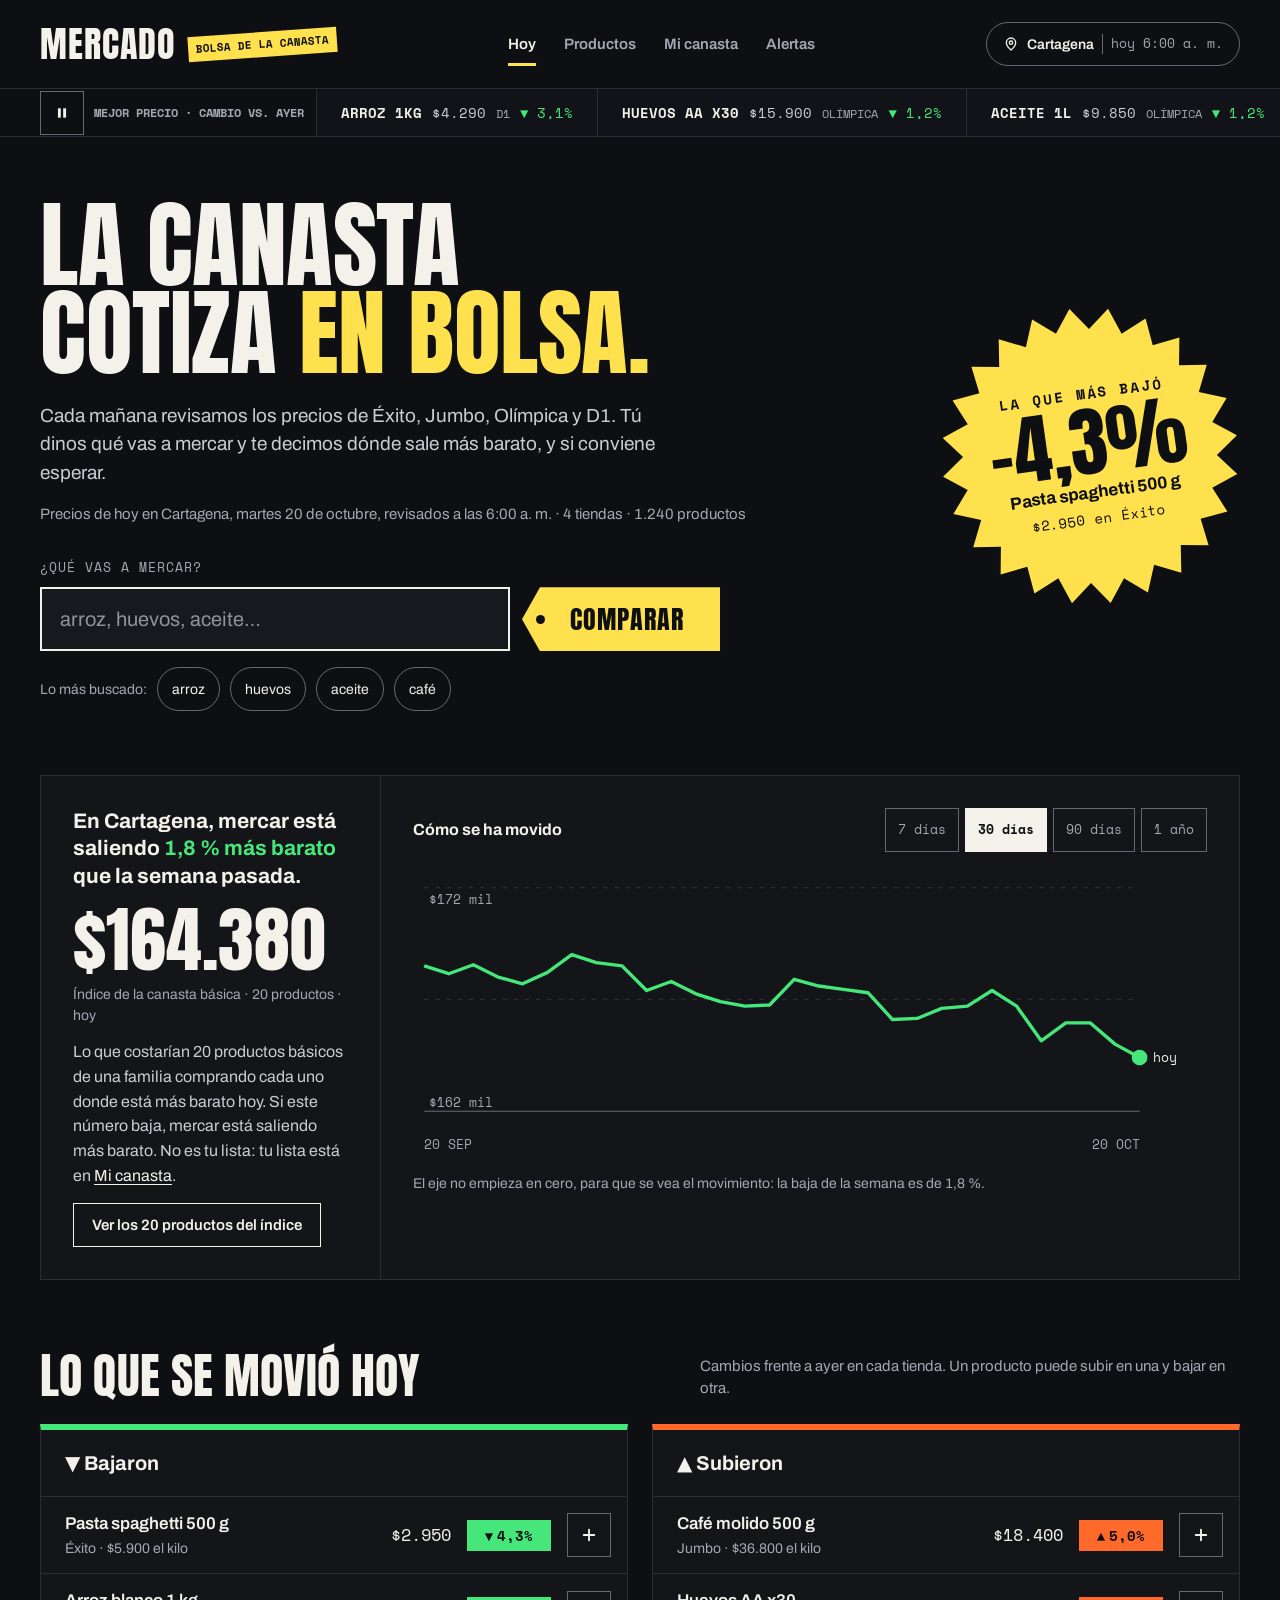
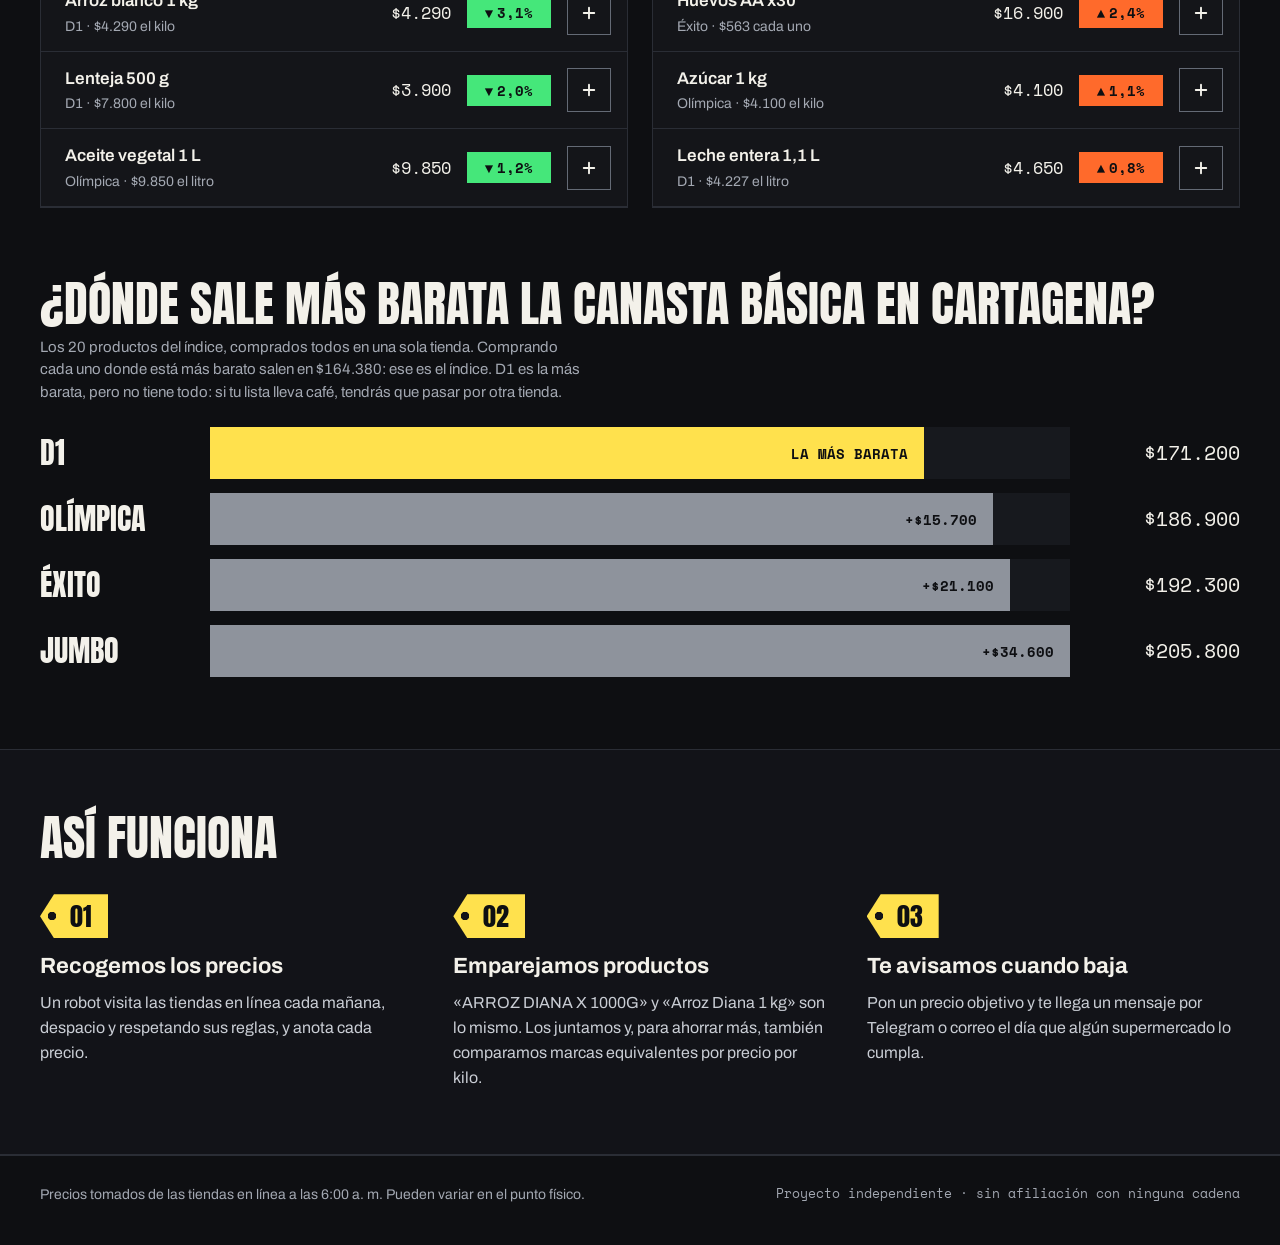
<file: index.html>
<!doctype html>
<html lang="es">
<head>
<meta charset="utf-8">
<meta name="viewport" content="width=device-width, initial-scale=1">
<title>Mercado — Hoy en la bolsa</title>
<link rel="preconnect" href="https://fonts.googleapis.com">
<link rel="preconnect" href="https://fonts.gstatic.com" crossorigin>
<link rel="stylesheet" href="https://fonts.googleapis.com/css2?family=Anton&amp;family=Archivo:wght@400;500;600;700&amp;family=Space+Mono:wght@400;700&amp;display=swap">
<link rel="stylesheet" href="styles.css">
</head>
<body>
<a class="skip" href="#contenido">Saltar al contenido</a>

<header class="site-header">
<a class="brand" href="index.html">
<span class="brand-name">MERCADO</span>
<span class="brand-tag">BOLSA DE LA CANASTA</span>
</a>
<nav class="nav" aria-label="Principal">
<a href="index.html" aria-current="page">Hoy</a>
<a href="producto.html">Productos</a>
<a href="canasta.html">Mi canasta</a>
<a href="alertas.html">Alertas</a>
</nav>
<div class="header-tool">
<button type="button" class="pill-button city" aria-label="Cartagena, precios de hoy a las 6:00 a. m. Cambiar ciudad">
<svg width="16" height="16" viewBox="0 0 24 24" fill="none" stroke="currentColor" stroke-width="2" stroke-linecap="round" stroke-linejoin="round" aria-hidden="true"><path d="M12 21s-7-6.2-7-11a7 7 0 0 1 14 0c0 4.8-7 11-7 11z"></path><circle cx="12" cy="10" r="2.5"></circle></svg>
<span>Cartagena</span><span class="city-time">hoy 6:00 a. m.</span>
</button>
</div>
</header>

<section class="ticker" id="cinta" aria-label="Mejor precio de hoy por producto">
<div class="ticker-label">
<button type="button" class="ticker-toggle" aria-pressed="false" aria-label="Pausar la cinta de precios">
<svg class="icon-pause" width="14" height="14" viewBox="0 0 24 24" fill="currentColor" aria-hidden="true"><rect x="5" y="4" width="5" height="16"></rect><rect x="14" y="4" width="5" height="16"></rect></svg>
<svg class="icon-play" width="14" height="14" viewBox="0 0 24 24" fill="currentColor" aria-hidden="true"><path d="M6 4l14 8-14 8z"></path></svg>
</button>
<span class="ticker-label-text">MEJOR PRECIO<span class="tl-time"> · CAMBIO VS. AYER</span></span>
</div>
<div class="ticker-window">
<div class="tape">
<ul>
<li class="quote"><b>ARROZ 1KG</b><span class="price">$4.290</span><span class="store">D1</span><span class="txt-baja"><span aria-hidden="true">▼</span><span class="sr-only">bajó</span> 3,1%</span></li>
<li class="quote"><b>HUEVOS AA X30</b><span class="price">$15.900</span><span class="store">OLÍMPICA</span><span class="txt-baja"><span aria-hidden="true">▼</span><span class="sr-only">bajó</span> 1,2%</span></li>
<li class="quote"><b>ACEITE 1L</b><span class="price">$9.850</span><span class="store">OLÍMPICA</span><span class="txt-baja"><span aria-hidden="true">▼</span><span class="sr-only">bajó</span> 1,2%</span></li>
<li class="quote"><b>LECHE 1,1L</b><span class="price">$4.650</span><span class="store">D1</span><span class="txt-sube"><span aria-hidden="true">▲</span><span class="sr-only">subió</span> 0,8%</span></li>
<li class="quote"><b>PANELA 500G</b><span class="price">$2.700</span><span class="store">OLÍMPICA</span><span class="txt-igual"><span aria-hidden="true">=</span><span class="sr-only">sin cambio</span> 0,0%</span></li>
<li class="quote"><b>CAFÉ 500G</b><span class="price">$18.400</span><span class="store">JUMBO</span><span class="txt-sube"><span aria-hidden="true">▲</span><span class="sr-only">subió</span> 5,0%</span></li>
<li class="quote"><b>LENTEJA 500G</b><span class="price">$3.900</span><span class="store">D1</span><span class="txt-baja"><span aria-hidden="true">▼</span><span class="sr-only">bajó</span> 2,0%</span></li>
<li class="quote"><b>ATÚN 160G</b><span class="price">$4.900</span><span class="store">D1</span><span class="txt-baja"><span aria-hidden="true">▼</span><span class="sr-only">bajó</span> 0,6%</span></li>
<li class="quote"><b>AZÚCAR 1KG</b><span class="price">$4.100</span><span class="store">OLÍMPICA</span><span class="txt-sube"><span aria-hidden="true">▲</span><span class="sr-only">subió</span> 1,1%</span></li>
<li class="quote"><b>PASTA 500G</b><span class="price">$2.950</span><span class="store">ÉXITO</span><span class="txt-baja"><span aria-hidden="true">▼</span><span class="sr-only">bajó</span> 4,3%</span></li>
</ul>
<!-- Copia para que la cinta no tenga corte; los lectores de pantalla no la leen -->
<ul aria-hidden="true">
<li class="quote"><b>ARROZ 1KG</b><span class="price">$4.290</span><span class="store">D1</span><span class="txt-baja">▼ 3,1%</span></li>
<li class="quote"><b>HUEVOS AA X30</b><span class="price">$15.900</span><span class="store">OLÍMPICA</span><span class="txt-baja">▼ 1,2%</span></li>
<li class="quote"><b>ACEITE 1L</b><span class="price">$9.850</span><span class="store">OLÍMPICA</span><span class="txt-baja">▼ 1,2%</span></li>
<li class="quote"><b>LECHE 1,1L</b><span class="price">$4.650</span><span class="store">D1</span><span class="txt-sube">▲ 0,8%</span></li>
<li class="quote"><b>PANELA 500G</b><span class="price">$2.700</span><span class="store">OLÍMPICA</span><span class="txt-igual">= 0,0%</span></li>
<li class="quote"><b>CAFÉ 500G</b><span class="price">$18.400</span><span class="store">JUMBO</span><span class="txt-sube">▲ 5,0%</span></li>
<li class="quote"><b>LENTEJA 500G</b><span class="price">$3.900</span><span class="store">D1</span><span class="txt-baja">▼ 2,0%</span></li>
<li class="quote"><b>ATÚN 160G</b><span class="price">$4.900</span><span class="store">D1</span><span class="txt-baja">▼ 0,6%</span></li>
<li class="quote"><b>AZÚCAR 1KG</b><span class="price">$4.100</span><span class="store">OLÍMPICA</span><span class="txt-sube">▲ 1,1%</span></li>
<li class="quote"><b>PASTA 500G</b><span class="price">$2.950</span><span class="store">ÉXITO</span><span class="txt-baja">▼ 4,3%</span></li>
</ul>
</div>
</div>
</section>

<main id="contenido">

<section class="wrap hero" aria-labelledby="titulo">
<div class="hero-copy">
<h1 id="titulo" class="hero-title">La canasta<br>cotiza <span>en bolsa.</span></h1>
<p class="lead hero-lead">Cada mañana revisamos los precios de Éxito, Jumbo, Olímpica y D1. Tú dinos qué vas a mercar y te decimos dónde sale más barato, y si conviene esperar.</p>
<p class="hero-meta">Precios de hoy en Cartagena, martes 20 de octubre, revisados a las 6:00 a. m. · 4 tiendas · 1.240 productos</p>
<form class="search" role="search" action="producto.html">
<label class="field-label" for="q">¿Qué vas a mercar?</label>
<div class="search-row">
<input class="input" id="q" name="q" type="search" placeholder="arroz, huevos, aceite…" autocomplete="off">
<button class="btn-primary" type="submit">Comparar</button>
</div>
</form>
<div class="chips">
<span>Lo más buscado:</span>
<a href="producto.html">arroz</a>
<a href="producto.html">huevos</a>
<a href="producto.html">aceite</a>
<a href="producto.html">café</a>
</div>
</div>

<div class="hero-sticker">
<a class="starburst" href="producto.html">
<svg viewBox="0 0 360 360" aria-hidden="true"><polygon points="180,2 200,29 226,8 238,40 269,26 273,59 306,54 301,87 334,91 320,122 352,134 331,160 358,180 331,200 352,226 320,238 334,269 301,273 306,306 273,301 269,334 238,320 226,352 200,331 180,358 160,331 134,352 122,320 91,334 87,301 54,306 59,273 26,269 40,238 8,226 29,200 2,180 29,160 8,134 40,122 26,91 59,87 54,54 87,59 91,26 122,40 134,8 160,29"></polygon></svg>
<span class="sb-kick">LA QUE MÁS BAJÓ</span>
<span class="sb-big">−4,3%</span>
<span class="sb-name">Pasta spaghetti 500 g</span>
<span class="sb-meta">$2.950 en Éxito</span>
</a>
</div>
</section>

<section class="wrap section" aria-labelledby="indice">
<div class="panel index-panel">
<div class="index-figure">
<h2 id="indice" class="index-headline">En Cartagena, mercar está saliendo <span class="txt-baja">1,8&nbsp;% más barato</span> que la semana pasada.</h2>
<p class="index-value">$164.380</p>
<p class="index-caption">Índice de la canasta básica · 20 productos · hoy</p>
<p class="index-explain">Lo que costarían 20 productos básicos de una familia comprando cada uno donde está más barato hoy. Si este número baja, mercar está saliendo más barato. No es tu lista: tu lista está en <a href="canasta.html">Mi canasta</a>.</p>
<a class="btn" href="#">Ver los 20 productos del índice</a>
</div>
<div class="index-chart">
<div class="index-chart-head">
<h3 class="chart-title">Cómo se ha movido</h3>
<fieldset class="segmented">
<legend class="sr-only">Periodo</legend>
<label><input type="radio" name="rango" value="7"><span>7 días</span></label>
<label><input type="radio" name="rango" value="30" checked><span>30 días</span></label>
<label><input type="radio" name="rango" value="90"><span>90 días</span></label>
<label><input type="radio" name="rango" value="365"><span>1 año</span></label>
</fieldset>
</div>
<svg class="chart chart-desktop" viewBox="-10 -14 710 260" role="img" aria-label="En los últimos 30 días el índice de la canasta básica bajó de cerca de 167 mil a 164 mil pesos.">
<line x1="0" y1="0" x2="640" y2="0" stroke="#2A2D35" stroke-dasharray="4 6"></line>
<line x1="0" y1="100" x2="640" y2="100" stroke="#2A2D35" stroke-dasharray="4 6"></line>
<line x1="0" y1="200" x2="640" y2="200" stroke="#646A75"></line>
<polyline points="0,70 22,77 44,69 66,80 88,86 110,76 132,60 154,67 177,70 199,92 221,84 243,95 265,102 287,106 309,105 331,82 353,88 375,91 397,94 419,118 441,117 463,108 486,106 508,92 530,106 552,137 574,121 596,121 618,140 640,152" fill="none" stroke="#45E77A" stroke-width="3" stroke-linejoin="round"></polyline>
<circle cx="640" cy="152" r="7" fill="#45E77A"></circle>
<text x="652" y="156" fill="#F3F1EA" font-family="Space Mono, monospace" font-size="12">hoy</text>
<text x="0" y="234" fill="#A3A8B2" font-family="Space Mono, monospace" font-size="12">20 SEP</text>
<text x="640" y="234" fill="#A3A8B2" font-family="Space Mono, monospace" font-size="12" text-anchor="end">20 OCT</text>
<text x="4" y="-2" fill="#A3A8B2" font-family="Space Mono, monospace" font-size="12" dominant-baseline="hanging" dy="6">$172 mil</text>
<text x="4" y="196" fill="#A3A8B2" font-family="Space Mono, monospace" font-size="12">$162 mil</text>
</svg>
<svg class="chart chart-mobile" viewBox="-4 -8 330 190" role="img" aria-label="En los últimos 30 días el índice de la canasta básica bajó de cerca de 167 mil a 164 mil pesos.">
<line x1="0" y1="0" x2="280" y2="0" stroke="#2A2D35" stroke-dasharray="4 6"></line>
<line x1="0" y1="150" x2="280" y2="150" stroke="#646A75"></line>
<polyline points="0,53 10,58 19,52 29,60 39,65 48,57 58,45 67,50 77,53 87,69 97,63 106,71 116,77 126,80 135,79 145,62 154,66 164,68 174,71 183,89 193,88 203,81 213,80 222,69 232,80 242,103 251,91 261,91 270,105 280,114" fill="none" stroke="#45E77A" stroke-width="3" stroke-linejoin="round"></polyline>
<circle cx="280" cy="114" r="6" fill="#45E77A"></circle>
<text x="290" y="119" fill="#F3F1EA" font-family="Space Mono, monospace" font-size="13">hoy</text>
<text x="0" y="174" fill="#A3A8B2" font-family="Space Mono, monospace" font-size="13">20 SEP</text>
<text x="280" y="174" fill="#A3A8B2" font-family="Space Mono, monospace" font-size="13" text-anchor="end">20 OCT</text>
<text x="2" y="16" fill="#A3A8B2" font-family="Space Mono, monospace" font-size="13">$172 mil</text>
<text x="2" y="144" fill="#A3A8B2" font-family="Space Mono, monospace" font-size="13">$162 mil</text>
</svg>
<p class="chart-note">El eje no empieza en cero, para que se vea el movimiento: la baja de la semana es de 1,8&nbsp;%.</p>
</div>
</div>
</section>

<section class="wrap section" aria-labelledby="movio">
<div class="section-head">
<h2 id="movio" class="display-2">Lo que se movió hoy</h2>
<p class="section-note">Cambios frente a ayer en cada tienda. Un producto puede subir en una y bajar en otra.</p>
</div>
<div class="movers">

<div class="panel movers-col baja-col">
<div class="row-head">
<h3><span aria-hidden="true">▼</span> Bajaron</h3>
</div>
<ul>
<li class="mover">
<a href="producto.html"><span class="mover-name">Pasta spaghetti 500 g</span><span class="mover-store">Éxito · $5.900 el kilo</span></a>
<span class="mover-price">$2.950</span>
<span class="delta baja"><span aria-hidden="true">▼</span><span class="sr-only">bajó</span> 4,3%</span>
<button type="button" class="icon-btn" data-add="Pasta spaghetti 500 g" aria-label="Agregar Pasta spaghetti 500 g a mi canasta"><svg width="18" height="18" viewBox="0 0 24 24" fill="none" stroke="currentColor" stroke-width="2.5" stroke-linecap="round" aria-hidden="true"><path d="M12 5v14M5 12h14"></path></svg></button>
</li>
<li class="mover">
<a href="producto.html"><span class="mover-name">Arroz blanco 1 kg</span><span class="mover-store">D1 · $4.290 el kilo</span></a>
<span class="mover-price">$4.290</span>
<span class="delta baja"><span aria-hidden="true">▼</span><span class="sr-only">bajó</span> 3,1%</span>
<button type="button" class="icon-btn" data-add="Arroz blanco 1 kg" aria-label="Agregar Arroz blanco 1 kg a mi canasta"><svg width="18" height="18" viewBox="0 0 24 24" fill="none" stroke="currentColor" stroke-width="2.5" stroke-linecap="round" aria-hidden="true"><path d="M12 5v14M5 12h14"></path></svg></button>
</li>
<li class="mover">
<a href="producto.html"><span class="mover-name">Lenteja 500 g</span><span class="mover-store">D1 · $7.800 el kilo</span></a>
<span class="mover-price">$3.900</span>
<span class="delta baja"><span aria-hidden="true">▼</span><span class="sr-only">bajó</span> 2,0%</span>
<button type="button" class="icon-btn" data-add="Lenteja 500 g" aria-label="Agregar Lenteja 500 g a mi canasta"><svg width="18" height="18" viewBox="0 0 24 24" fill="none" stroke="currentColor" stroke-width="2.5" stroke-linecap="round" aria-hidden="true"><path d="M12 5v14M5 12h14"></path></svg></button>
</li>
<li class="mover">
<a href="producto.html"><span class="mover-name">Aceite vegetal 1 L</span><span class="mover-store">Olímpica · $9.850 el litro</span></a>
<span class="mover-price">$9.850</span>
<span class="delta baja"><span aria-hidden="true">▼</span><span class="sr-only">bajó</span> 1,2%</span>
<button type="button" class="icon-btn" data-add="Aceite vegetal 1 L" aria-label="Agregar Aceite vegetal 1 L a mi canasta"><svg width="18" height="18" viewBox="0 0 24 24" fill="none" stroke="currentColor" stroke-width="2.5" stroke-linecap="round" aria-hidden="true"><path d="M12 5v14M5 12h14"></path></svg></button>
</li>
</ul>
</div>

<div class="panel movers-col sube-col">
<div class="row-head">
<h3><span aria-hidden="true">▲</span> Subieron</h3>
</div>
<ul>
<li class="mover">
<a href="producto.html"><span class="mover-name">Café molido 500 g</span><span class="mover-store">Jumbo · $36.800 el kilo</span></a>
<span class="mover-price">$18.400</span>
<span class="delta sube"><span aria-hidden="true">▲</span><span class="sr-only">subió</span> 5,0%</span>
<button type="button" class="icon-btn" data-add="Café molido 500 g" aria-label="Agregar Café molido 500 g a mi canasta"><svg width="18" height="18" viewBox="0 0 24 24" fill="none" stroke="currentColor" stroke-width="2.5" stroke-linecap="round" aria-hidden="true"><path d="M12 5v14M5 12h14"></path></svg></button>
</li>
<li class="mover">
<a href="producto.html"><span class="mover-name">Huevos AA x30</span><span class="mover-store">Éxito · $563 cada uno</span></a>
<span class="mover-price">$16.900</span>
<span class="delta sube"><span aria-hidden="true">▲</span><span class="sr-only">subió</span> 2,4%</span>
<button type="button" class="icon-btn" data-add="Huevos AA x30" aria-label="Agregar Huevos AA x30 a mi canasta"><svg width="18" height="18" viewBox="0 0 24 24" fill="none" stroke="currentColor" stroke-width="2.5" stroke-linecap="round" aria-hidden="true"><path d="M12 5v14M5 12h14"></path></svg></button>
</li>
<li class="mover">
<a href="producto.html"><span class="mover-name">Azúcar 1 kg</span><span class="mover-store">Olímpica · $4.100 el kilo</span></a>
<span class="mover-price">$4.100</span>
<span class="delta sube"><span aria-hidden="true">▲</span><span class="sr-only">subió</span> 1,1%</span>
<button type="button" class="icon-btn" data-add="Azúcar 1 kg" aria-label="Agregar Azúcar 1 kg a mi canasta"><svg width="18" height="18" viewBox="0 0 24 24" fill="none" stroke="currentColor" stroke-width="2.5" stroke-linecap="round" aria-hidden="true"><path d="M12 5v14M5 12h14"></path></svg></button>
</li>
<li class="mover">
<a href="producto.html"><span class="mover-name">Leche entera 1,1 L</span><span class="mover-store">D1 · $4.227 el litro</span></a>
<span class="mover-price">$4.650</span>
<span class="delta sube"><span aria-hidden="true">▲</span><span class="sr-only">subió</span> 0,8%</span>
<button type="button" class="icon-btn" data-add="Leche entera 1,1 L" aria-label="Agregar Leche entera 1,1 L a mi canasta"><svg width="18" height="18" viewBox="0 0 24 24" fill="none" stroke="currentColor" stroke-width="2.5" stroke-linecap="round" aria-hidden="true"><path d="M12 5v14M5 12h14"></path></svg></button>
</li>
</ul>
</div>

</div>
</section>

<section class="wrap section" aria-labelledby="ranking">
<div class="section-head">
<h2 id="ranking" class="display-2">¿Dónde sale más barata la canasta básica en Cartagena?</h2>
<p class="section-note">Los 20 productos del índice, comprados todos en una sola tienda. Comprando cada uno donde está más barato salen en $164.380: ese es el índice. D1 es la más barata, pero no tiene todo: si tu lista lleva café, tendrás que pasar por otra tienda.</p>
</div>
<ol class="ranking">
<li class="rank-row best">
<span class="rank-store">D1</span>
<span class="rank-track"><span class="rank-bar" style="width: 83%"><span class="rank-note">La más barata</span></span></span>
<span class="rank-total">$171.200</span>
</li>
<li class="rank-row">
<span class="rank-store">Olímpica</span>
<span class="rank-track"><span class="rank-bar" style="width: 91%"><span class="rank-note">+$15.700</span></span></span>
<span class="rank-total">$186.900</span>
</li>
<li class="rank-row">
<span class="rank-store">Éxito</span>
<span class="rank-track"><span class="rank-bar" style="width: 93%"><span class="rank-note">+$21.100</span></span></span>
<span class="rank-total">$192.300</span>
</li>
<li class="rank-row">
<span class="rank-store">Jumbo</span>
<span class="rank-track"><span class="rank-bar" style="width: 100%"><span class="rank-note">+$34.600</span></span></span>
<span class="rank-total">$205.800</span>
</li>
</ol>
</section>

<section class="steps-band" aria-labelledby="funciona">
<div class="wrap">
<h2 id="funciona" class="display-2">Así funciona</h2>
<ol class="steps">
<li>
<span class="step-num" aria-hidden="true">01</span>
<h3>Recogemos los precios</h3>
<p>Un robot visita las tiendas en línea cada mañana, despacio y respetando sus reglas, y anota cada precio.</p>
</li>
<li>
<span class="step-num" aria-hidden="true">02</span>
<h3>Emparejamos productos</h3>
<p>«ARROZ DIANA X 1000G» y «Arroz Diana 1 kg» son lo mismo. Los juntamos y, para ahorrar más, también comparamos marcas equivalentes por precio por kilo.</p>
</li>
<li>
<span class="step-num" aria-hidden="true">03</span>
<h3>Te avisamos cuando baja</h3>
<p>Pon un precio objetivo y te llega un mensaje por Telegram o correo el día que algún supermercado lo cumpla.</p>
</li>
</ol>
</div>
</section>

</main>

<footer class="site-footer">
<span>Precios tomados de las tiendas en línea a las 6:00 a. m. Pueden variar en el punto físico.</span>
<span class="mono">Proyecto independiente · sin afiliación con ninguna cadena</span>
</footer>

<nav class="tabbar" aria-label="Principal (móvil)">
<a href="index.html" aria-current="page"><svg width="22" height="22" viewBox="0 0 24 24" fill="none" stroke="currentColor" stroke-width="2" stroke-linecap="round" stroke-linejoin="round" aria-hidden="true"><path d="M3 17l6-6 4 4 8-8"></path><path d="M15 7h6v6"></path></svg>Hoy</a>
<a href="producto.html"><svg width="22" height="22" viewBox="0 0 24 24" fill="none" stroke="currentColor" stroke-width="2" stroke-linecap="round" aria-hidden="true"><circle cx="11" cy="11" r="7"></circle><path d="M20 20l-4-4"></path></svg>Productos</a>
<a href="canasta.html"><svg width="22" height="22" viewBox="0 0 24 24" fill="none" stroke="currentColor" stroke-width="2" stroke-linecap="round" stroke-linejoin="round" aria-hidden="true"><path d="M4 8h16l-1.5 11h-13z"></path><path d="M9 8V6a3 3 0 0 1 6 0v2"></path></svg>Mi canasta</a>
<a href="alertas.html"><svg width="22" height="22" viewBox="0 0 24 24" fill="none" stroke="currentColor" stroke-width="2" stroke-linecap="round" stroke-linejoin="round" aria-hidden="true"><path d="M6 16V11a6 6 0 0 1 12 0v5l2 2H4z"></path><path d="M10 20a2 2 0 0 0 4 0"></path></svg>Alertas</a>
</nav>

<script src="app.js" defer></script>
</body>
</html>
</file>
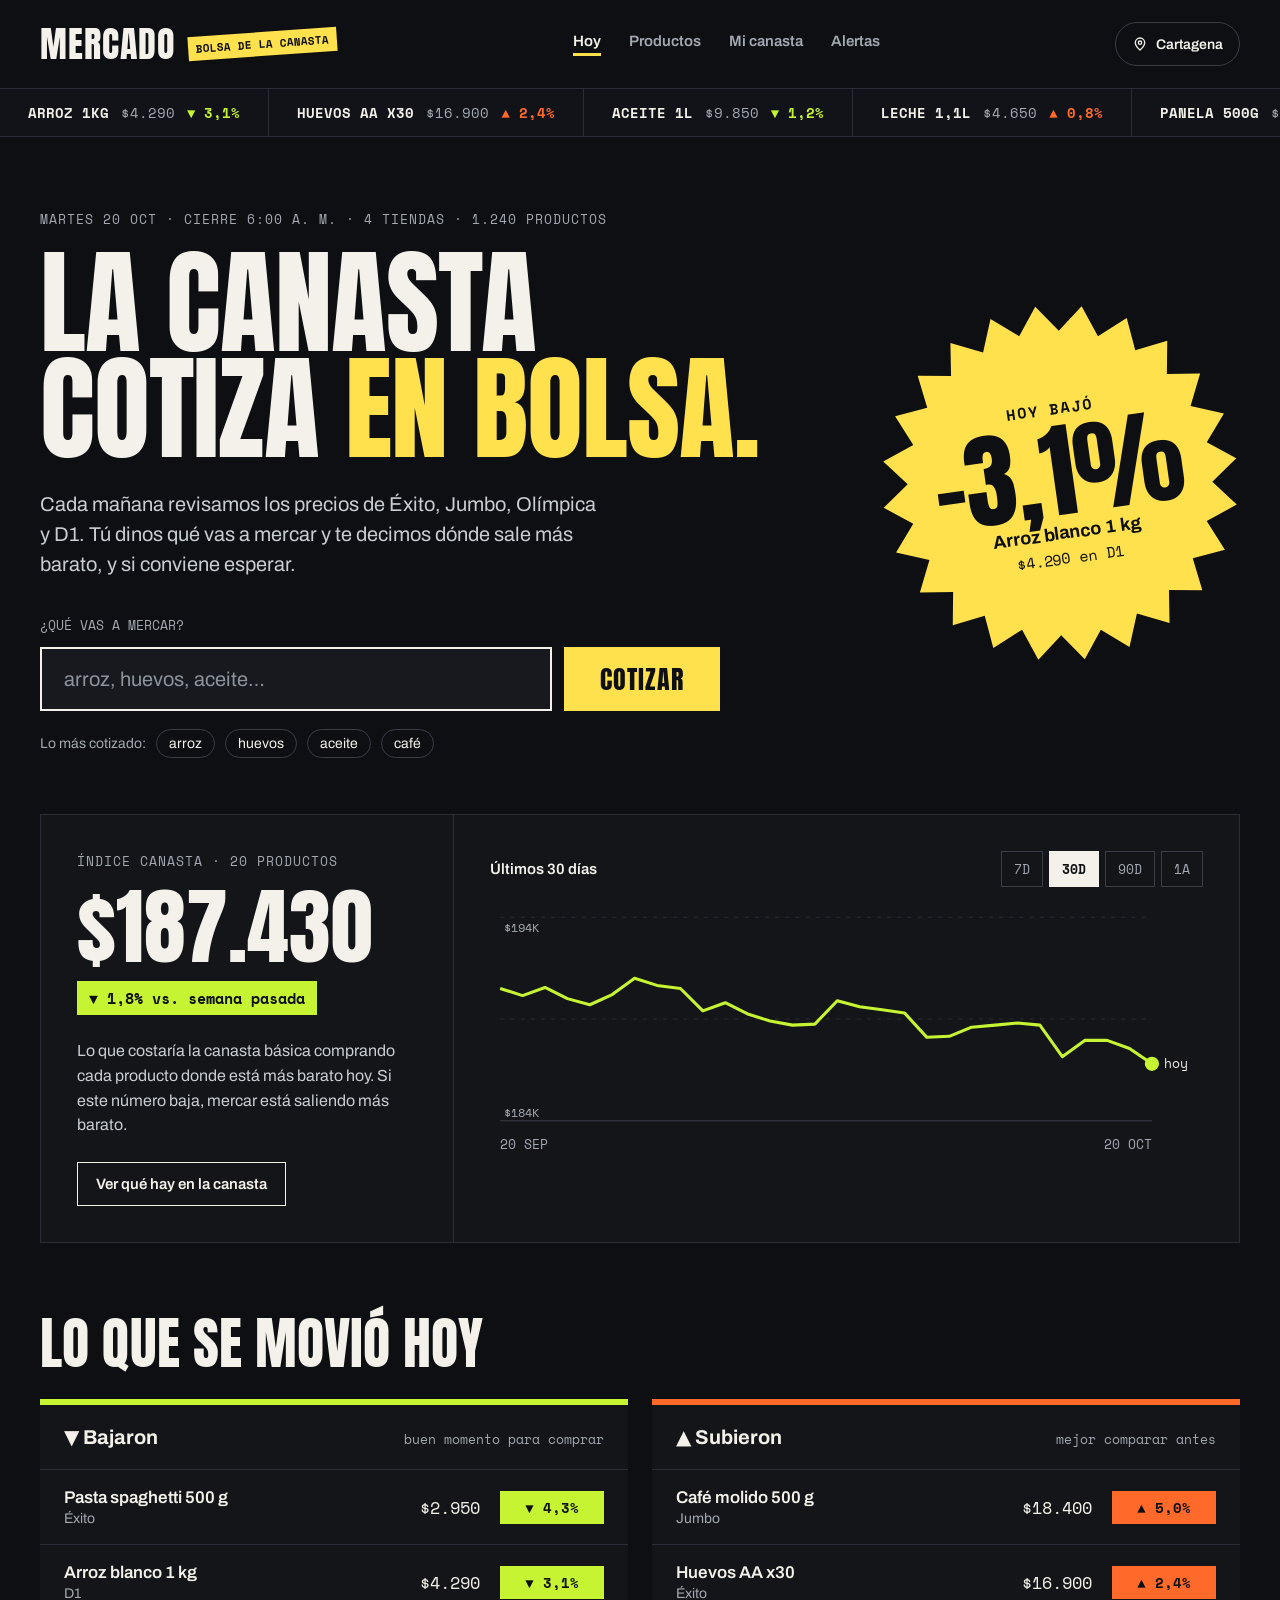
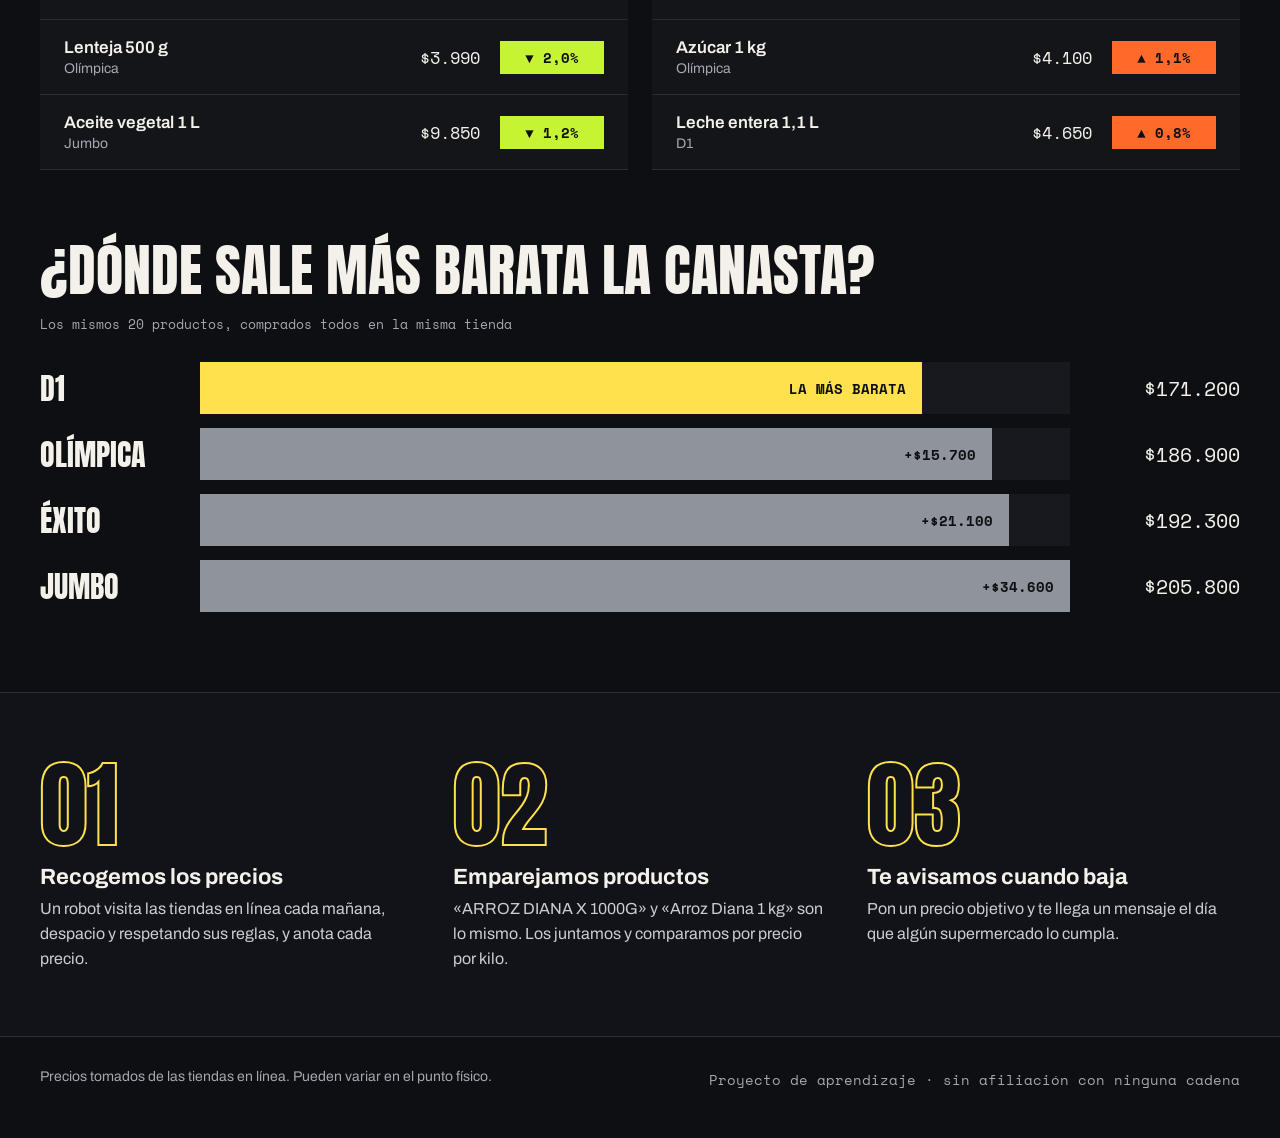
<file: .respaldo/2026-10-21-original/index.html>
<!doctype html>
<html lang="es">
<head>
<meta charset="utf-8">
<meta name="viewport" content="width=device-width, initial-scale=1">
<title>Mercado — Hoy en la bolsa</title>
<link rel="preconnect" href="https://fonts.googleapis.com">
<link rel="preconnect" href="https://fonts.gstatic.com" crossorigin>
<link rel="stylesheet" href="https://fonts.googleapis.com/css2?family=Anton&amp;family=Archivo:wght@400;500;600;700&amp;family=Space+Mono:wght@400;700&amp;display=swap">
<link rel="stylesheet" href="styles.css">
</head>
<body>
<div style="background: #0E0F12; color: #F3F1EA; font-family: 'Archivo', system-ui, sans-serif; min-height: 100vh">

<header style="max-width: 1320px; margin: 0 auto; padding: 22px 40px; display: flex; flex-wrap: wrap; align-items: center; justify-content: space-between; gap: 20px">
<a href="#" style="display: flex; align-items: center; gap: 12px; text-decoration: none; color: #F3F1EA">
<span style="font-family: 'Anton', sans-serif; font-size: 36px; letter-spacing: 1px; line-height: 1">MERCADO</span>
<span style="font-family: 'Space Mono', monospace; font-size: 11px; font-weight: 700; color: #0E0F12; background: var(--accent); padding: 4px 8px; transform: rotate(-4deg)">BOLSA DE LA CANASTA</span>
</a>
<nav aria-label="Principal" style="display: flex; flex-wrap: wrap; gap: 28px; font-size: 15px; font-weight: 600">
<a href="#" aria-current="page" style="text-decoration: none; border-bottom: 3px solid var(--accent); padding-bottom: 4px">Hoy</a>
<a href="producto.html" style="text-decoration: none; color: #A3A8B2">Productos</a>
<a href="canasta.html" style="text-decoration: none; color: #A3A8B2">Mi canasta</a>
<a href="alertas.html" style="text-decoration: none; color: #A3A8B2">Alertas</a>
</nav>
<button type="button" style="display: flex; align-items: center; gap: 8px; min-height: 44px; padding: 0 16px; background: transparent; color: #F3F1EA; border: 1px solid #3A3E48; border-radius: 999px; font-family: 'Archivo', sans-serif; font-size: 14px; font-weight: 600; cursor: pointer">
<svg width="16" height="16" viewBox="0 0 24 24" fill="none" stroke="currentColor" stroke-width="2" stroke-linecap="round" stroke-linejoin="round" aria-hidden="true"><path d="M12 21s-7-6.2-7-11a7 7 0 0 1 14 0c0 4.8-7 11-7 11z"></path><circle cx="12" cy="10" r="2.5"></circle></svg>
Cartagena
</button>
</header>

<div aria-label="Cotizaciones del día" style="border-top: 1px solid #2A2D35; border-bottom: 1px solid #2A2D35; background: #121318; overflow: hidden">
<div class="tape" style="display: flex; width: max-content">

<span style="display: flex; align-items: baseline; gap: 12px; padding: 13px 28px; border-right: 1px solid #2A2D35; font-family: 'Space Mono', monospace; font-size: 14px; white-space: nowrap">
<b style="color: #F3F1EA">ARROZ 1KG</b>
<span style="color: #A3A8B2">$4.290</span>
<span style="color: #C6F432; font-weight: 700">▼ 3,1%</span>
</span>

<span style="display: flex; align-items: baseline; gap: 12px; padding: 13px 28px; border-right: 1px solid #2A2D35; font-family: 'Space Mono', monospace; font-size: 14px; white-space: nowrap">
<b style="color: #F3F1EA">HUEVOS AA X30</b>
<span style="color: #A3A8B2">$16.900</span>
<span style="color: #FF6A2B; font-weight: 700">▲ 2,4%</span>
</span>

<span style="display: flex; align-items: baseline; gap: 12px; padding: 13px 28px; border-right: 1px solid #2A2D35; font-family: 'Space Mono', monospace; font-size: 14px; white-space: nowrap">
<b style="color: #F3F1EA">ACEITE 1L</b>
<span style="color: #A3A8B2">$9.850</span>
<span style="color: #C6F432; font-weight: 700">▼ 1,2%</span>
</span>

<span style="display: flex; align-items: baseline; gap: 12px; padding: 13px 28px; border-right: 1px solid #2A2D35; font-family: 'Space Mono', monospace; font-size: 14px; white-space: nowrap">
<b style="color: #F3F1EA">LECHE 1,1L</b>
<span style="color: #A3A8B2">$4.650</span>
<span style="color: #FF6A2B; font-weight: 700">▲ 0,8%</span>
</span>

<span style="display: flex; align-items: baseline; gap: 12px; padding: 13px 28px; border-right: 1px solid #2A2D35; font-family: 'Space Mono', monospace; font-size: 14px; white-space: nowrap">
<b style="color: #F3F1EA">PANELA 500G</b>
<span style="color: #A3A8B2">$2.700</span>
<span style="color: #A3A8B2; font-weight: 700">= 0,0%</span>
</span>

<span style="display: flex; align-items: baseline; gap: 12px; padding: 13px 28px; border-right: 1px solid #2A2D35; font-family: 'Space Mono', monospace; font-size: 14px; white-space: nowrap">
<b style="color: #F3F1EA">CAFÉ 500G</b>
<span style="color: #A3A8B2">$18.400</span>
<span style="color: #FF6A2B; font-weight: 700">▲ 5,0%</span>
</span>

<span style="display: flex; align-items: baseline; gap: 12px; padding: 13px 28px; border-right: 1px solid #2A2D35; font-family: 'Space Mono', monospace; font-size: 14px; white-space: nowrap">
<b style="color: #F3F1EA">LENTEJA 500G</b>
<span style="color: #A3A8B2">$3.990</span>
<span style="color: #C6F432; font-weight: 700">▼ 2,0%</span>
</span>

<span style="display: flex; align-items: baseline; gap: 12px; padding: 13px 28px; border-right: 1px solid #2A2D35; font-family: 'Space Mono', monospace; font-size: 14px; white-space: nowrap">
<b style="color: #F3F1EA">ATÚN 160G</b>
<span style="color: #A3A8B2">$5.200</span>
<span style="color: #C6F432; font-weight: 700">▼ 0,6%</span>
</span>

<span style="display: flex; align-items: baseline; gap: 12px; padding: 13px 28px; border-right: 1px solid #2A2D35; font-family: 'Space Mono', monospace; font-size: 14px; white-space: nowrap">
<b style="color: #F3F1EA">AZÚCAR 1KG</b>
<span style="color: #A3A8B2">$4.100</span>
<span style="color: #FF6A2B; font-weight: 700">▲ 1,1%</span>
</span>

<span style="display: flex; align-items: baseline; gap: 12px; padding: 13px 28px; border-right: 1px solid #2A2D35; font-family: 'Space Mono', monospace; font-size: 14px; white-space: nowrap">
<b style="color: #F3F1EA">PASTA 500G</b>
<span style="color: #A3A8B2">$2.950</span>
<span style="color: #C6F432; font-weight: 700">▼ 4,3%</span>
</span>

<span style="display: flex; align-items: baseline; gap: 12px; padding: 13px 28px; border-right: 1px solid #2A2D35; font-family: 'Space Mono', monospace; font-size: 14px; white-space: nowrap">
<b style="color: #F3F1EA">ARROZ 1KG</b>
<span style="color: #A3A8B2">$4.290</span>
<span style="color: #C6F432; font-weight: 700">▼ 3,1%</span>
</span>

<span style="display: flex; align-items: baseline; gap: 12px; padding: 13px 28px; border-right: 1px solid #2A2D35; font-family: 'Space Mono', monospace; font-size: 14px; white-space: nowrap">
<b style="color: #F3F1EA">HUEVOS AA X30</b>
<span style="color: #A3A8B2">$16.900</span>
<span style="color: #FF6A2B; font-weight: 700">▲ 2,4%</span>
</span>

<span style="display: flex; align-items: baseline; gap: 12px; padding: 13px 28px; border-right: 1px solid #2A2D35; font-family: 'Space Mono', monospace; font-size: 14px; white-space: nowrap">
<b style="color: #F3F1EA">ACEITE 1L</b>
<span style="color: #A3A8B2">$9.850</span>
<span style="color: #C6F432; font-weight: 700">▼ 1,2%</span>
</span>

<span style="display: flex; align-items: baseline; gap: 12px; padding: 13px 28px; border-right: 1px solid #2A2D35; font-family: 'Space Mono', monospace; font-size: 14px; white-space: nowrap">
<b style="color: #F3F1EA">LECHE 1,1L</b>
<span style="color: #A3A8B2">$4.650</span>
<span style="color: #FF6A2B; font-weight: 700">▲ 0,8%</span>
</span>

<span style="display: flex; align-items: baseline; gap: 12px; padding: 13px 28px; border-right: 1px solid #2A2D35; font-family: 'Space Mono', monospace; font-size: 14px; white-space: nowrap">
<b style="color: #F3F1EA">PANELA 500G</b>
<span style="color: #A3A8B2">$2.700</span>
<span style="color: #A3A8B2; font-weight: 700">= 0,0%</span>
</span>

<span style="display: flex; align-items: baseline; gap: 12px; padding: 13px 28px; border-right: 1px solid #2A2D35; font-family: 'Space Mono', monospace; font-size: 14px; white-space: nowrap">
<b style="color: #F3F1EA">CAFÉ 500G</b>
<span style="color: #A3A8B2">$18.400</span>
<span style="color: #FF6A2B; font-weight: 700">▲ 5,0%</span>
</span>

<span style="display: flex; align-items: baseline; gap: 12px; padding: 13px 28px; border-right: 1px solid #2A2D35; font-family: 'Space Mono', monospace; font-size: 14px; white-space: nowrap">
<b style="color: #F3F1EA">LENTEJA 500G</b>
<span style="color: #A3A8B2">$3.990</span>
<span style="color: #C6F432; font-weight: 700">▼ 2,0%</span>
</span>

<span style="display: flex; align-items: baseline; gap: 12px; padding: 13px 28px; border-right: 1px solid #2A2D35; font-family: 'Space Mono', monospace; font-size: 14px; white-space: nowrap">
<b style="color: #F3F1EA">ATÚN 160G</b>
<span style="color: #A3A8B2">$5.200</span>
<span style="color: #C6F432; font-weight: 700">▼ 0,6%</span>
</span>

<span style="display: flex; align-items: baseline; gap: 12px; padding: 13px 28px; border-right: 1px solid #2A2D35; font-family: 'Space Mono', monospace; font-size: 14px; white-space: nowrap">
<b style="color: #F3F1EA">AZÚCAR 1KG</b>
<span style="color: #A3A8B2">$4.100</span>
<span style="color: #FF6A2B; font-weight: 700">▲ 1,1%</span>
</span>

<span style="display: flex; align-items: baseline; gap: 12px; padding: 13px 28px; border-right: 1px solid #2A2D35; font-family: 'Space Mono', monospace; font-size: 14px; white-space: nowrap">
<b style="color: #F3F1EA">PASTA 500G</b>
<span style="color: #A3A8B2">$2.950</span>
<span style="color: #C6F432; font-weight: 700">▼ 4,3%</span>
</span>

</div>
</div>

<section style="max-width: 1320px; margin: 0 auto; padding: 72px 40px 56px; display: flex; flex-wrap: wrap; align-items: center; gap: 48px">
<div style="flex: 999 1 600px; min-width: 0">
<p style="margin: 0 0 20px; font-family: 'Space Mono', monospace; font-size: 13px; color: #A3A8B2; letter-spacing: 1px">MARTES 20 OCT · CIERRE 6:00 A. M. · 4 TIENDAS · 1.240 PRODUCTOS</p>
<h1 style="margin: 0; font-family: 'Anton', sans-serif; font-weight: 400; font-size: clamp(64px, 9vw, 132px); line-height: 0.92; text-transform: uppercase; letter-spacing: -1px">La canasta<br>cotiza <span style="color: var(--accent)">en bolsa.</span></h1>
<p style="margin: 28px 0 0; max-width: 560px; font-size: 20px; line-height: 1.5; color: #C9CDD4">Cada mañana revisamos los precios de Éxito, Jumbo, Olímpica y D1. Tú dinos qué vas a mercar y te decimos dónde sale más barato, y si conviene esperar.</p>
<form style="margin-top: 36px; display: flex; flex-wrap: wrap; gap: 12px; max-width: 680px">
<label for="q" style="width: 100%; font-family: 'Space Mono', monospace; font-size: 13px; color: #A3A8B2">¿QUÉ VAS A MERCAR?</label>
<input id="q" type="search" placeholder="arroz, huevos, aceite…" style="flex: 1 1 320px; min-width: 0; height: 64px; box-sizing: border-box; padding: 0 22px; background: #17191E; color: #F3F1EA; border: 2px solid #F3F1EA; font-family: 'Archivo', sans-serif; font-size: 20px">
<button type="button" style="height: 64px; padding: 0 36px; background: var(--accent); color: #0E0F12; border: none; font-family: 'Anton', sans-serif; font-size: 26px; letter-spacing: 1px; cursor: pointer">COTIZAR</button>
</form>
<div style="margin-top: 18px; display: flex; flex-wrap: wrap; align-items: center; gap: 10px; font-size: 14px; color: #A3A8B2">
<span>Lo más cotizado:</span>
<a href="producto.html" style="padding: 6px 12px; border: 1px solid #3A3E48; border-radius: 999px; text-decoration: none">arroz</a>
<a href="#" style="padding: 6px 12px; border: 1px solid #3A3E48; border-radius: 999px; text-decoration: none">huevos</a>
<a href="#" style="padding: 6px 12px; border: 1px solid #3A3E48; border-radius: 999px; text-decoration: none">aceite</a>
<a href="#" style="padding: 6px 12px; border: 1px solid #3A3E48; border-radius: 999px; text-decoration: none">café</a>
</div>
</div>

<div style="flex: 1 1 360px; display: flex; justify-content: center">
<a href="producto.html" style="position: relative; width: 360px; height: 360px; display: flex; flex-direction: column; align-items: center; justify-content: center; text-decoration: none; color: #0E0F12; transform: rotate(-8deg)">
<svg width="360" height="360" viewBox="0 0 360 360" aria-hidden="true" style="position: absolute; inset: 0"><polygon points="180,2 200,29 226,8 238,40 269,26 273,59 306,54 301,87 334,91 320,122 352,134 331,160 358,180 331,200 352,226 320,238 334,269 301,273 306,306 273,301 269,334 238,320 226,352 200,331 180,358 160,331 134,352 122,320 91,334 87,301 54,306 59,273 26,269 40,238 8,226 29,200 2,180 29,160 8,134 40,122 26,91 59,87 54,54 87,59 91,26 122,40 134,8 160,29" style="fill: var(--accent)"></polygon></svg>
<span style="position: relative; font-family: 'Space Mono', monospace; font-size: 15px; font-weight: 700; letter-spacing: 2px">HOY BAJÓ</span>
<span style="position: relative; font-family: 'Anton', sans-serif; font-size: 104px; line-height: 1">−3,1%</span>
<span style="position: relative; font-size: 18px; font-weight: 700">Arroz blanco 1 kg</span>
<span style="position: relative; margin-top: 4px; font-family: 'Space Mono', monospace; font-size: 15px">$4.290 en D1</span>
</a>
</div>
</section>

<section style="max-width: 1320px; margin: 0 auto; padding: 0 40px 72px">
<div style="display: flex; flex-wrap: wrap; gap: 0; border: 1px solid #2A2D35; background: #141519">
<div style="flex: 1 1 340px; padding: 36px; border-right: 1px solid #2A2D35">
<p style="margin: 0; font-family: 'Space Mono', monospace; font-size: 13px; color: #A3A8B2; letter-spacing: 1px">ÍNDICE CANASTA · 20 PRODUCTOS</p>
<p style="margin: 14px 0 0; font-family: 'Anton', sans-serif; font-size: 84px; line-height: 1">$187.430</p>
<p style="margin: 12px 0 0; display: inline-flex; padding: 6px 12px; background: #C6F432; color: #0E0F12; font-family: 'Space Mono', monospace; font-size: 15px; font-weight: 700">▼ 1,8% vs. semana pasada</p>
<p style="margin: 24px 0 0; font-size: 16px; line-height: 1.55; color: #C9CDD4">Lo que costaría la canasta básica comprando cada producto donde está más barato hoy. Si este número baja, mercar está saliendo más barato.</p>
<button type="button" style="margin-top: 24px; min-height: 44px; padding: 0 18px; background: transparent; color: #F3F1EA; border: 1px solid #F3F1EA; font-family: 'Archivo', sans-serif; font-size: 15px; font-weight: 600; cursor: pointer">Ver qué hay en la canasta</button>
</div>
<div style="flex: 999 1 560px; min-width: 0; padding: 36px">
<div style="display: flex; flex-wrap: wrap; justify-content: space-between; align-items: center; gap: 12px">
<p style="margin: 0; font-size: 15px; font-weight: 600">Últimos 30 días</p>
<div role="group" aria-label="Rango" style="display: flex; gap: 6px; font-family: 'Space Mono', monospace">
<button type="button" style="min-height: 36px; padding: 0 12px; background: transparent; color: #A3A8B2; border: 1px solid #3A3E48; font-family: 'Space Mono', monospace; font-size: 13px">7D</button>
<button type="button" aria-pressed="true" style="min-height: 36px; padding: 0 12px; background: #F3F1EA; color: #0E0F12; border: 1px solid #F3F1EA; font-family: 'Space Mono', monospace; font-size: 13px; font-weight: 700">30D</button>
<button type="button" style="min-height: 36px; padding: 0 12px; background: transparent; color: #A3A8B2; border: 1px solid #3A3E48; font-family: 'Space Mono', monospace; font-size: 13px">90D</button>
<button type="button" style="min-height: 36px; padding: 0 12px; background: transparent; color: #A3A8B2; border: 1px solid #3A3E48; font-family: 'Space Mono', monospace; font-size: 13px">1A</button>
</div>
</div>
<svg viewBox="-10 -10 700 250" role="img" aria-label="El índice canasta bajó de cerca de 191 mil a 187 mil pesos en 30 días" style="display: block; width: 100%; height: auto; margin-top: 20px">
<line x1="0" y1="0" x2="640" y2="0" stroke="#2A2D35" stroke-dasharray="4 6"></line>
<line x1="0" y1="100" x2="640" y2="100" stroke="#2A2D35" stroke-dasharray="4 6"></line>
<line x1="0" y1="200" x2="640" y2="200" stroke="#3A3E48"></line>
<polyline points="0,70 22,77 44,69 66,80 88,86 110,76 132,60 154,67 177,70 199,92 221,84 243,95 265,102 287,106 309,105 331,82 353,88 375,91 397,94 419,118 441,117 463,108 486,106 508,104 530,106 552,137 574,121 596,121 618,129 640,144" fill="none" stroke="#C6F432" stroke-width="3" stroke-linejoin="round"></polyline>
<circle cx="640" cy="144" r="7" fill="#C6F432"></circle>
<text x="652" y="148" fill="#F3F1EA" font-family="Space Mono, monospace" font-size="13">hoy</text>
<text x="0" y="228" fill="#A3A8B2" font-family="Space Mono, monospace" font-size="13">20 SEP</text>
<text x="640" y="228" fill="#A3A8B2" font-family="Space Mono, monospace" font-size="13" text-anchor="end">20 OCT</text>
<text x="4" y="-2" fill="#A3A8B2" font-family="Space Mono, monospace" font-size="12" dominant-baseline="hanging" dy="6">$194K</text>
<text x="4" y="196" fill="#A3A8B2" font-family="Space Mono, monospace" font-size="12">$184K</text>
</svg>
</div>
</div>
</section>

<section style="max-width: 1320px; margin: 0 auto; padding: 0 40px 72px">
<h2 style="margin: 0 0 28px; font-family: 'Anton', sans-serif; font-weight: 400; font-size: 56px; line-height: 1; text-transform: uppercase">Lo que se movió hoy</h2>
<div style="display: flex; flex-wrap: wrap; gap: 24px">
<div style="flex: 1 1 480px; min-width: 0; border-top: 6px solid #C6F432; background: #141519">
<div style="display: flex; justify-content: space-between; align-items: baseline; padding: 20px 24px; border-bottom: 1px solid #2A2D35">
<h3 style="margin: 0; font-size: 20px; font-weight: 700">▼ Bajaron</h3>
<span style="font-family: 'Space Mono', monospace; font-size: 13px; color: #A3A8B2">buen momento para comprar</span>
</div>

<a href="producto.html" style="display: grid; grid-template-columns: minmax(0, 1fr) auto auto; align-items: center; gap: 20px; padding: 18px 24px; border-bottom: 1px solid #2A2D35; text-decoration: none">
<span><span style="display: block; font-size: 17px; font-weight: 600">Pasta spaghetti 500 g</span><span style="display: block; margin-top: 4px; font-size: 14px; color: #A3A8B2">Éxito</span></span>
<span style="font-family: 'Space Mono', monospace; font-size: 17px">$2.950</span>
<span style="min-width: 84px; text-align: center; padding: 6px 10px; background: #C6F432; color: #0E0F12; font-family: 'Space Mono', monospace; font-size: 14px; font-weight: 700">▼ 4,3%</span>
</a>

<a href="producto.html" style="display: grid; grid-template-columns: minmax(0, 1fr) auto auto; align-items: center; gap: 20px; padding: 18px 24px; border-bottom: 1px solid #2A2D35; text-decoration: none">
<span><span style="display: block; font-size: 17px; font-weight: 600">Arroz blanco 1 kg</span><span style="display: block; margin-top: 4px; font-size: 14px; color: #A3A8B2">D1</span></span>
<span style="font-family: 'Space Mono', monospace; font-size: 17px">$4.290</span>
<span style="min-width: 84px; text-align: center; padding: 6px 10px; background: #C6F432; color: #0E0F12; font-family: 'Space Mono', monospace; font-size: 14px; font-weight: 700">▼ 3,1%</span>
</a>

<a href="producto.html" style="display: grid; grid-template-columns: minmax(0, 1fr) auto auto; align-items: center; gap: 20px; padding: 18px 24px; border-bottom: 1px solid #2A2D35; text-decoration: none">
<span><span style="display: block; font-size: 17px; font-weight: 600">Lenteja 500 g</span><span style="display: block; margin-top: 4px; font-size: 14px; color: #A3A8B2">Olímpica</span></span>
<span style="font-family: 'Space Mono', monospace; font-size: 17px">$3.990</span>
<span style="min-width: 84px; text-align: center; padding: 6px 10px; background: #C6F432; color: #0E0F12; font-family: 'Space Mono', monospace; font-size: 14px; font-weight: 700">▼ 2,0%</span>
</a>

<a href="producto.html" style="display: grid; grid-template-columns: minmax(0, 1fr) auto auto; align-items: center; gap: 20px; padding: 18px 24px; border-bottom: 1px solid #2A2D35; text-decoration: none">
<span><span style="display: block; font-size: 17px; font-weight: 600">Aceite vegetal 1 L</span><span style="display: block; margin-top: 4px; font-size: 14px; color: #A3A8B2">Jumbo</span></span>
<span style="font-family: 'Space Mono', monospace; font-size: 17px">$9.850</span>
<span style="min-width: 84px; text-align: center; padding: 6px 10px; background: #C6F432; color: #0E0F12; font-family: 'Space Mono', monospace; font-size: 14px; font-weight: 700">▼ 1,2%</span>
</a>

</div>
<div style="flex: 1 1 480px; min-width: 0; border-top: 6px solid #FF6A2B; background: #141519">
<div style="display: flex; justify-content: space-between; align-items: baseline; padding: 20px 24px; border-bottom: 1px solid #2A2D35">
<h3 style="margin: 0; font-size: 20px; font-weight: 700">▲ Subieron</h3>
<span style="font-family: 'Space Mono', monospace; font-size: 13px; color: #A3A8B2">mejor comparar antes</span>
</div>

<a href="producto.html" style="display: grid; grid-template-columns: minmax(0, 1fr) auto auto; align-items: center; gap: 20px; padding: 18px 24px; border-bottom: 1px solid #2A2D35; text-decoration: none">
<span><span style="display: block; font-size: 17px; font-weight: 600">Café molido 500 g</span><span style="display: block; margin-top: 4px; font-size: 14px; color: #A3A8B2">Jumbo</span></span>
<span style="font-family: 'Space Mono', monospace; font-size: 17px">$18.400</span>
<span style="min-width: 84px; text-align: center; padding: 6px 10px; background: #FF6A2B; color: #0E0F12; font-family: 'Space Mono', monospace; font-size: 14px; font-weight: 700">▲ 5,0%</span>
</a>

<a href="producto.html" style="display: grid; grid-template-columns: minmax(0, 1fr) auto auto; align-items: center; gap: 20px; padding: 18px 24px; border-bottom: 1px solid #2A2D35; text-decoration: none">
<span><span style="display: block; font-size: 17px; font-weight: 600">Huevos AA x30</span><span style="display: block; margin-top: 4px; font-size: 14px; color: #A3A8B2">Éxito</span></span>
<span style="font-family: 'Space Mono', monospace; font-size: 17px">$16.900</span>
<span style="min-width: 84px; text-align: center; padding: 6px 10px; background: #FF6A2B; color: #0E0F12; font-family: 'Space Mono', monospace; font-size: 14px; font-weight: 700">▲ 2,4%</span>
</a>

<a href="producto.html" style="display: grid; grid-template-columns: minmax(0, 1fr) auto auto; align-items: center; gap: 20px; padding: 18px 24px; border-bottom: 1px solid #2A2D35; text-decoration: none">
<span><span style="display: block; font-size: 17px; font-weight: 600">Azúcar 1 kg</span><span style="display: block; margin-top: 4px; font-size: 14px; color: #A3A8B2">Olímpica</span></span>
<span style="font-family: 'Space Mono', monospace; font-size: 17px">$4.100</span>
<span style="min-width: 84px; text-align: center; padding: 6px 10px; background: #FF6A2B; color: #0E0F12; font-family: 'Space Mono', monospace; font-size: 14px; font-weight: 700">▲ 1,1%</span>
</a>

<a href="producto.html" style="display: grid; grid-template-columns: minmax(0, 1fr) auto auto; align-items: center; gap: 20px; padding: 18px 24px; border-bottom: 1px solid #2A2D35; text-decoration: none">
<span><span style="display: block; font-size: 17px; font-weight: 600">Leche entera 1,1 L</span><span style="display: block; margin-top: 4px; font-size: 14px; color: #A3A8B2">D1</span></span>
<span style="font-family: 'Space Mono', monospace; font-size: 17px">$4.650</span>
<span style="min-width: 84px; text-align: center; padding: 6px 10px; background: #FF6A2B; color: #0E0F12; font-family: 'Space Mono', monospace; font-size: 14px; font-weight: 700">▲ 0,8%</span>
</a>

</div>
</div>
</section>

<section style="max-width: 1320px; margin: 0 auto; padding: 0 40px 80px">
<div style="display: flex; flex-wrap: wrap; align-items: flex-end; justify-content: space-between; gap: 16px; margin-bottom: 28px">
<h2 style="margin: 0; font-family: 'Anton', sans-serif; font-weight: 400; font-size: 56px; line-height: 1; text-transform: uppercase">¿Dónde sale más barata la canasta?</h2>
<p style="margin: 0; font-family: 'Space Mono', monospace; font-size: 13px; color: #A3A8B2">Los mismos 20 productos, comprados todos en la misma tienda</p>
</div>
<div style="display: flex; flex-direction: column; gap: 14px">

<div style="display: grid; grid-template-columns: 140px minmax(0, 1fr) 150px; align-items: center; gap: 20px">
<span style="font-family: 'Anton', sans-serif; font-size: 30px; text-transform: uppercase">D1</span>
<div style="height: 52px; background: #17191E">
<div style="width: 83%; height: 100%; background: var(--accent); display: flex; align-items: center; justify-content: flex-end; padding-right: 16px; box-sizing: border-box; font-family: 'Space Mono', monospace; font-size: 14px; font-weight: 700; color: #0E0F12">LA MÁS BARATA</div>
</div>
<span style="font-family: 'Space Mono', monospace; font-size: 20px; text-align: right">$171.200</span>
</div>

<div style="display: grid; grid-template-columns: 140px minmax(0, 1fr) 150px; align-items: center; gap: 20px">
<span style="font-family: 'Anton', sans-serif; font-size: 30px; text-transform: uppercase">Olímpica</span>
<div style="height: 52px; background: #17191E">
<div style="width: 91%; height: 100%; background: #8E939C; display: flex; align-items: center; justify-content: flex-end; padding-right: 16px; box-sizing: border-box; font-family: 'Space Mono', monospace; font-size: 14px; font-weight: 700; color: #0E0F12">+$15.700</div>
</div>
<span style="font-family: 'Space Mono', monospace; font-size: 20px; text-align: right">$186.900</span>
</div>

<div style="display: grid; grid-template-columns: 140px minmax(0, 1fr) 150px; align-items: center; gap: 20px">
<span style="font-family: 'Anton', sans-serif; font-size: 30px; text-transform: uppercase">Éxito</span>
<div style="height: 52px; background: #17191E">
<div style="width: 93%; height: 100%; background: #8E939C; display: flex; align-items: center; justify-content: flex-end; padding-right: 16px; box-sizing: border-box; font-family: 'Space Mono', monospace; font-size: 14px; font-weight: 700; color: #0E0F12">+$21.100</div>
</div>
<span style="font-family: 'Space Mono', monospace; font-size: 20px; text-align: right">$192.300</span>
</div>

<div style="display: grid; grid-template-columns: 140px minmax(0, 1fr) 150px; align-items: center; gap: 20px">
<span style="font-family: 'Anton', sans-serif; font-size: 30px; text-transform: uppercase">Jumbo</span>
<div style="height: 52px; background: #17191E">
<div style="width: 100%; height: 100%; background: #8E939C; display: flex; align-items: center; justify-content: flex-end; padding-right: 16px; box-sizing: border-box; font-family: 'Space Mono', monospace; font-size: 14px; font-weight: 700; color: #0E0F12">+$34.600</div>
</div>
<span style="font-family: 'Space Mono', monospace; font-size: 20px; text-align: right">$205.800</span>
</div>

</div>
</section>

<section style="border-top: 1px solid #2A2D35; border-bottom: 1px solid #2A2D35; background: #121318">
<div style="max-width: 1320px; margin: 0 auto; padding: 64px 40px; display: grid; grid-template-columns: repeat(auto-fit, minmax(260px, 1fr)); gap: 40px">
<div>
<span style="font-family: 'Anton', sans-serif; font-size: 96px; line-height: 1; color: transparent; -webkit-text-stroke: 2px var(--accent)">01</span>
<h3 style="margin: 12px 0 8px; font-size: 22px; font-weight: 700">Recogemos los precios</h3>
<p style="margin: 0; font-size: 16px; line-height: 1.55; color: #C9CDD4">Un robot visita las tiendas en línea cada mañana, despacio y respetando sus reglas, y anota cada precio.</p>
</div>
<div>
<span style="font-family: 'Anton', sans-serif; font-size: 96px; line-height: 1; color: transparent; -webkit-text-stroke: 2px var(--accent)">02</span>
<h3 style="margin: 12px 0 8px; font-size: 22px; font-weight: 700">Emparejamos productos</h3>
<p style="margin: 0; font-size: 16px; line-height: 1.55; color: #C9CDD4">«ARROZ DIANA X 1000G» y «Arroz Diana 1 kg» son lo mismo. Los juntamos y comparamos por precio por kilo.</p>
</div>
<div>
<span style="font-family: 'Anton', sans-serif; font-size: 96px; line-height: 1; color: transparent; -webkit-text-stroke: 2px var(--accent)">03</span>
<h3 style="margin: 12px 0 8px; font-size: 22px; font-weight: 700">Te avisamos cuando baja</h3>
<p style="margin: 0; font-size: 16px; line-height: 1.55; color: #C9CDD4">Pon un precio objetivo y te llega un mensaje el día que algún supermercado lo cumpla.</p>
</div>
</div>
</section>

<footer style="max-width: 1320px; margin: 0 auto; padding: 32px 40px 48px; display: flex; flex-wrap: wrap; justify-content: space-between; gap: 16px; font-size: 14px; color: #A3A8B2">
<span>Precios tomados de las tiendas en línea. Pueden variar en el punto físico.</span>
<span style="font-family: 'Space Mono', monospace">Proyecto de aprendizaje · sin afiliación con ninguna cadena</span>
</footer>

</div>
</body>
</html>
</file>
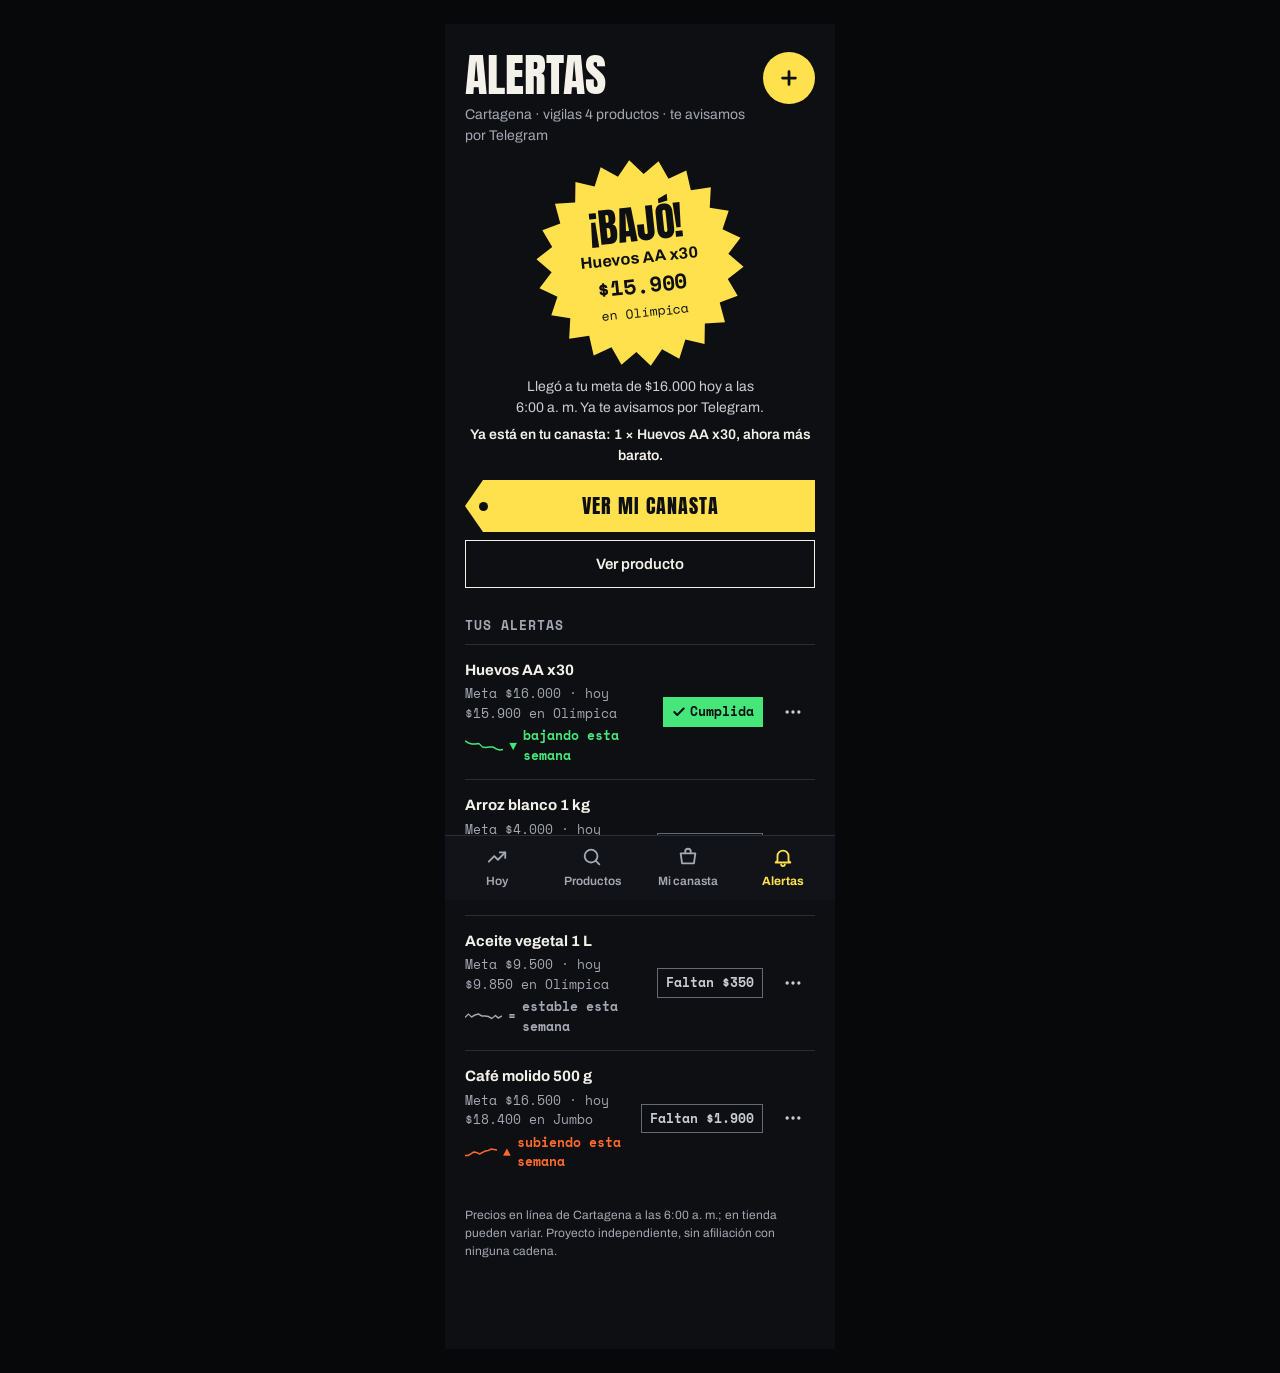
<file: alertas.html>
<!doctype html>
<html lang="es">
<head>
<meta charset="utf-8">
<meta name="viewport" content="width=device-width, initial-scale=1">
<title>Mercado — Alertas (móvil)</title>
<link rel="preconnect" href="https://fonts.googleapis.com">
<link rel="preconnect" href="https://fonts.gstatic.com" crossorigin>
<link rel="stylesheet" href="https://fonts.googleapis.com/css2?family=Anton&amp;family=Archivo:wght@400;500;600;700&amp;family=Space+Mono:wght@400;700&amp;display=swap">
<link rel="stylesheet" href="styles.css">
</head>
<body class="movil">
<div class="phone">
<a class="skip" href="#contenido">Saltar al contenido</a>

<header class="phone-head">
<div>
<h1 class="phone-title">Alertas</h1>
<p class="phone-sub">Cartagena · vigilas <span data-alert-count>4</span> productos · te avisamos por Telegram</p>
</div>
<details class="new-alert">
<summary class="fab" aria-label="Nueva alerta"><svg width="22" height="22" viewBox="0 0 24 24" fill="none" stroke="currentColor" stroke-width="3" stroke-linecap="round" aria-hidden="true"><path d="M12 5v14M5 12h14"></path></svg></summary>
<div class="new-alert-panel">
<form action="producto.html">
<label class="field-label" for="vigilar">¿Qué producto quieres vigilar?</label>
<div class="inline-row">
<input class="input" id="vigilar" name="q" type="search" placeholder="ej. café, aceite, leche" autocomplete="off">
<button type="submit" class="icon-btn" aria-label="Buscar producto para vigilar"><svg width="18" height="18" viewBox="0 0 24 24" fill="none" stroke="currentColor" stroke-width="2" stroke-linecap="round" aria-hidden="true"><circle cx="11" cy="11" r="7"></circle><path d="M20 20l-4-4"></path></svg></button>
</div>
<div class="chips">
<span>Sugeridos:</span>
<a href="producto.html#alerta">leche</a>
<a href="producto.html#alerta">azúcar</a>
<a href="producto.html#alerta">panela</a>
</div>
</form>
</div>
</details>
</header>

<main id="contenido" class="phone-main">

<section class="hit" aria-labelledby="hit-t">
<h2 id="hit-t" class="sr-only">Alerta cumplida hoy</h2>
<a class="starburst starburst-sm" href="producto.html">
<svg viewBox="0 0 260 260" aria-hidden="true"><polygon points="130,2 146,21 166,7 176,30 199,22 202,47 227,46 223,71 246,77 236,99 257,112 240,130 257,148 236,161 246,183 223,189 227,214 202,213 199,238 176,230 166,253 146,239 130,258 114,239 94,253 84,230 61,238 58,213 33,214 37,189 14,183 24,161 3,148 20,130 3,112 24,99 14,77 37,71 33,46 58,47 61,22 84,30 94,7 114,21"></polygon></svg>
<span class="sb-big">¡BAJÓ!</span>
<span class="sb-name">Huevos AA x30</span>
<span class="sb-price">$15.900</span>
<span class="sb-meta">en Olímpica</span>
</a>
<p class="hit-note">Llegó a tu meta de $16.000 hoy a las 6:00 a. m. Ya te avisamos por Telegram.</p>
<p class="hit-basket">Ya está en tu canasta: 1 × Huevos AA x30, ahora más barato.</p>
<div class="hit-actions">
<a class="btn-primary" href="canasta.html">Ver mi canasta</a>
<a class="btn" href="producto.html">Ver producto</a>
</div>
</section>

<section aria-labelledby="lista-t">
<h2 id="lista-t" class="list-title label" tabindex="-1">Tus alertas</h2>
<ul class="alert-list">

<li class="alert-row">
<a class="ar-main" href="producto.html">
<span class="ar-name">Huevos AA x30</span>
<span class="ar-meta">Meta $16.000 · hoy $15.900 en Olímpica</span>
<span class="ar-trend txt-baja"><svg width="44" height="16" viewBox="0 0 96 32" preserveAspectRatio="none" aria-hidden="true"><polyline points="0,6 9,10 17,12 26,12 35,11 44,18 52,19 61,18 70,18 79,22 87,24 96,23" fill="none" stroke="currentColor" stroke-width="3" stroke-linejoin="round"></polyline></svg><span aria-hidden="true">▼</span> bajando esta semana</span>
</a>
<span class="status status-done"><svg width="14" height="14" viewBox="0 0 24 24" fill="none" stroke="currentColor" stroke-width="3.5" stroke-linecap="round" stroke-linejoin="round" aria-hidden="true"><path d="M4 12l5 5L20 6"></path></svg>Cumplida</span>
<details class="ar-menu">
<summary aria-label="Opciones de la alerta de Huevos AA x30"><svg width="20" height="20" viewBox="0 0 24 24" fill="currentColor" aria-hidden="true"><circle cx="5" cy="12" r="2"></circle><circle cx="12" cy="12" r="2"></circle><circle cx="19" cy="12" r="2"></circle></svg></summary>
<div class="ar-menu-list">
<button type="button">Poner otra meta</button>
<button type="button" class="danger" data-delete="Huevos AA x30">Borrar alerta</button>
</div>
</details>
</li>

<li class="alert-row">
<a class="ar-main" href="producto.html">
<span class="ar-name">Arroz blanco 1 kg</span>
<span class="ar-meta">Meta $4.000 · hoy $4.290 en D1</span>
<span class="ar-trend txt-baja"><svg width="44" height="16" viewBox="0 0 96 32" preserveAspectRatio="none" aria-hidden="true"><polyline points="0,7 9,14 17,9 26,15 35,16 44,13 52,17 61,16 70,22 79,18 87,24 96,26" fill="none" stroke="currentColor" stroke-width="3" stroke-linejoin="round"></polyline></svg><span aria-hidden="true">▼</span> bajando esta semana</span>
</a>
<span class="status">Faltan $290</span>
<details class="ar-menu">
<summary aria-label="Opciones de la alerta de Arroz blanco 1 kg"><svg width="20" height="20" viewBox="0 0 24 24" fill="currentColor" aria-hidden="true"><circle cx="5" cy="12" r="2"></circle><circle cx="12" cy="12" r="2"></circle><circle cx="19" cy="12" r="2"></circle></svg></summary>
<div class="ar-menu-list">
<button type="button">Cambiar meta</button>
<button type="button">Pausar</button>
<button type="button" class="danger" data-delete="Arroz blanco 1 kg">Borrar alerta</button>
</div>
</details>
</li>

<li class="alert-row">
<a class="ar-main" href="producto.html">
<span class="ar-name">Aceite vegetal 1 L</span>
<span class="ar-meta">Meta $9.500 · hoy $9.850 en Olímpica</span>
<span class="ar-trend txt-igual"><svg width="44" height="16" viewBox="0 0 96 32" preserveAspectRatio="none" aria-hidden="true"><polyline points="0,17 9,10 17,16 26,12 35,10 44,14 52,14 61,15 70,19 79,13 87,18 96,14" fill="none" stroke="currentColor" stroke-width="3" stroke-linejoin="round"></polyline></svg><span aria-hidden="true">=</span> estable esta semana</span>
</a>
<span class="status">Faltan $350</span>
<details class="ar-menu">
<summary aria-label="Opciones de la alerta de Aceite vegetal 1 L"><svg width="20" height="20" viewBox="0 0 24 24" fill="currentColor" aria-hidden="true"><circle cx="5" cy="12" r="2"></circle><circle cx="12" cy="12" r="2"></circle><circle cx="19" cy="12" r="2"></circle></svg></summary>
<div class="ar-menu-list">
<button type="button">Cambiar meta</button>
<button type="button">Pausar</button>
<button type="button" class="danger" data-delete="Aceite vegetal 1 L">Borrar alerta</button>
</div>
</details>
</li>

<li class="alert-row">
<a class="ar-main" href="producto.html">
<span class="ar-name">Café molido 500 g</span>
<span class="ar-meta">Meta $16.500 · hoy $18.400 en Jumbo</span>
<span class="ar-trend txt-sube"><svg width="44" height="16" viewBox="0 0 96 32" preserveAspectRatio="none" aria-hidden="true"><polyline points="0,23 9,23 17,20 26,16 35,17 44,20 52,17 61,14 70,13 79,10 87,11 96,12" fill="none" stroke="currentColor" stroke-width="3" stroke-linejoin="round"></polyline></svg><span aria-hidden="true">▲</span> subiendo esta semana</span>
</a>
<span class="status">Faltan $1.900</span>
<details class="ar-menu">
<summary aria-label="Opciones de la alerta de Café molido 500 g"><svg width="20" height="20" viewBox="0 0 24 24" fill="currentColor" aria-hidden="true"><circle cx="5" cy="12" r="2"></circle><circle cx="12" cy="12" r="2"></circle><circle cx="19" cy="12" r="2"></circle></svg></summary>
<div class="ar-menu-list">
<button type="button">Cambiar meta</button>
<button type="button">Pausar</button>
<button type="button" class="danger" data-delete="Café molido 500 g">Borrar alerta</button>
</div>
</details>
</li>

</ul>
</section>

<p class="phone-foot">Precios en línea de Cartagena a las 6:00 a. m.; en tienda pueden variar. Proyecto independiente, sin afiliación con ninguna cadena.</p>
</main>

<nav class="tabbar" aria-label="Principal">
<a href="index.html"><svg width="22" height="22" viewBox="0 0 24 24" fill="none" stroke="currentColor" stroke-width="2" stroke-linecap="round" stroke-linejoin="round" aria-hidden="true"><path d="M3 17l6-6 4 4 8-8"></path><path d="M15 7h6v6"></path></svg>Hoy</a>
<a href="producto.html"><svg width="22" height="22" viewBox="0 0 24 24" fill="none" stroke="currentColor" stroke-width="2" stroke-linecap="round" aria-hidden="true"><circle cx="11" cy="11" r="7"></circle><path d="M20 20l-4-4"></path></svg>Productos</a>
<a href="canasta.html"><svg width="22" height="22" viewBox="0 0 24 24" fill="none" stroke="currentColor" stroke-width="2" stroke-linecap="round" stroke-linejoin="round" aria-hidden="true"><path d="M4 8h16l-1.5 11h-13z"></path><path d="M9 8V6a3 3 0 0 1 6 0v2"></path></svg>Mi canasta</a>
<a href="alertas.html" aria-current="page"><svg width="22" height="22" viewBox="0 0 24 24" fill="none" stroke="currentColor" stroke-width="2" stroke-linecap="round" stroke-linejoin="round" aria-hidden="true"><path d="M6 16V11a6 6 0 0 1 12 0v5l2 2H4z"></path><path d="M10 20a2 2 0 0 0 4 0"></path></svg>Alertas</a>
</nav>
</div>
<script src="app.js" defer></script>
</body>
</html>
</file>
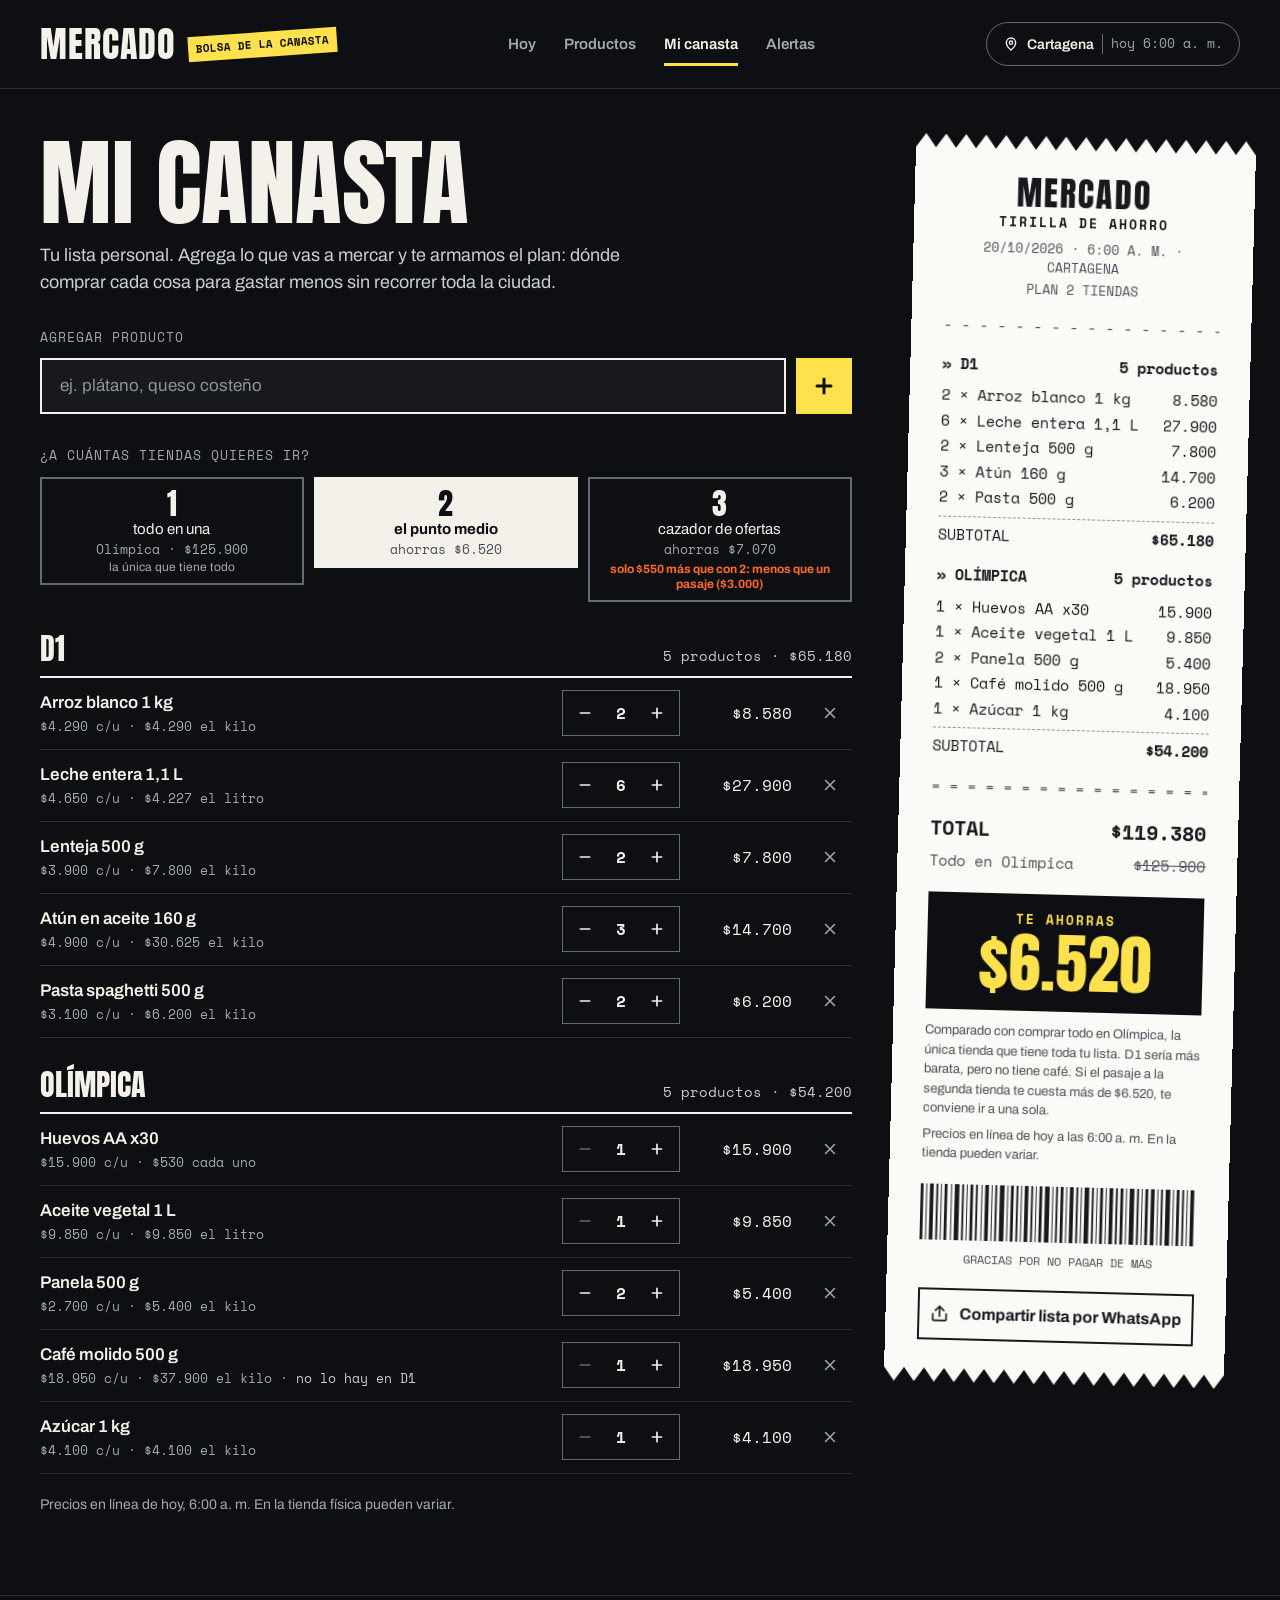
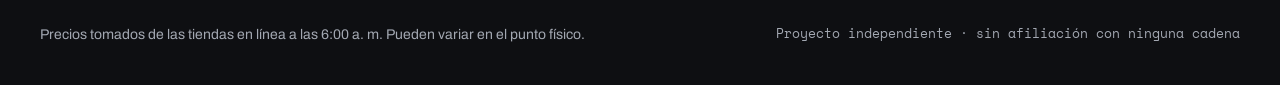
<file: canasta.html>
<!doctype html>
<html lang="es">
<head>
<meta charset="utf-8">
<meta name="viewport" content="width=device-width, initial-scale=1">
<title>Mercado — Mi canasta</title>
<link rel="preconnect" href="https://fonts.googleapis.com">
<link rel="preconnect" href="https://fonts.gstatic.com" crossorigin>
<link rel="stylesheet" href="https://fonts.googleapis.com/css2?family=Anton&amp;family=Archivo:wght@400;500;600;700&amp;family=Space+Mono:wght@400;700&amp;display=swap">
<link rel="stylesheet" href="styles.css">
</head>
<body>
<a class="skip" href="#contenido">Saltar al contenido</a>

<div class="header-band">
<header class="site-header">
<a class="brand" href="index.html">
<span class="brand-name">MERCADO</span>
<span class="brand-tag">BOLSA DE LA CANASTA</span>
</a>
<nav class="nav" aria-label="Principal">
<a href="index.html">Hoy</a>
<a href="producto.html">Productos</a>
<a href="canasta.html" aria-current="page">Mi canasta</a>
<a href="alertas.html">Alertas</a>
</nav>
<div class="header-tool">
<button type="button" class="pill-button city" aria-label="Cartagena, precios de hoy a las 6:00 a. m. Cambiar ciudad">
<svg width="16" height="16" viewBox="0 0 24 24" fill="none" stroke="currentColor" stroke-width="2" stroke-linecap="round" stroke-linejoin="round" aria-hidden="true"><path d="M12 21s-7-6.2-7-11a7 7 0 0 1 14 0c0 4.8-7 11-7 11z"></path><circle cx="12" cy="10" r="2.5"></circle></svg>
<span>Cartagena</span><span class="city-time">hoy 6:00 a. m.</span>
</button>
</div>
</header>
</div>

<main id="contenido" class="wrap basket-page">

<section class="basket-list" aria-labelledby="lista">
<h1 id="lista" class="display-1">Mi canasta</h1>
<p class="lead basket-lead">Tu lista personal. Agrega lo que vas a mercar y te armamos el plan: dónde comprar cada cosa para gastar menos sin recorrer toda la ciudad.</p>

<form class="basket-add">
<label class="field-label" for="nuevo">Agregar producto</label>
<div class="basket-add-row">
<input class="input" id="nuevo" name="nuevo" type="text" placeholder="ej. plátano, queso costeño" autocomplete="off">
<button type="submit" class="add-btn" aria-label="Agregar a la lista"><svg width="24" height="24" viewBox="0 0 24 24" fill="none" stroke="currentColor" stroke-width="3" stroke-linecap="round" aria-hidden="true"><path d="M12 5v14M5 12h14"></path></svg></button>
</div>
</form>

<fieldset class="plan">
<legend class="field-label">¿A cuántas tiendas quieres ir?</legend>
<div class="plan-options">
<label><input type="radio" name="plan" value="1" data-anuncio="Plan de 1 tienda: todo en Olímpica, total $125.900."><span><b>1</b>todo en una<small>Olímpica · $125.900</small></span></label>
<label><input type="radio" name="plan" value="2" checked data-anuncio="Plan de 2 tiendas: total $119.380, ahorras $6.520."><span><b>2</b>el punto medio<small>ahorras $6.520</small></span></label>
<label><input type="radio" name="plan" value="3" data-anuncio="Plan de 3 tiendas: suma Jumbo para el café, total $118.830, ahorras $7.070."><span><b>3</b>cazador de ofertas<small>ahorras $7.070</small></span></label>
</div>
</fieldset>
<p class="sr-only" id="plan-anuncio" aria-live="polite"></p>

<section class="store-group" aria-labelledby="g-d1">
<div class="store-head">
<h2 id="g-d1">D1</h2>
<span class="mono">5 productos · $65.180</span>
</div>
<ul>
<li class="basket-row" data-unit="4290">
<div class="br-info"><span class="br-name">Arroz blanco 1 kg</span><span class="br-unit">$4.290 c/u · $4.290 el kilo</span></div>
<div class="stepper" role="group" aria-label="Cantidad de Arroz blanco 1 kg">
<button type="button" aria-label="Quitar uno de Arroz blanco 1 kg"><svg width="16" height="16" viewBox="0 0 24 24" fill="none" stroke="currentColor" stroke-width="2.5" stroke-linecap="round" aria-hidden="true"><path d="M5 12h14"></path></svg></button>
<output aria-live="polite">2</output>
<button type="button" aria-label="Agregar uno de Arroz blanco 1 kg"><svg width="16" height="16" viewBox="0 0 24 24" fill="none" stroke="currentColor" stroke-width="2.5" stroke-linecap="round" aria-hidden="true"><path d="M12 5v14M5 12h14"></path></svg></button>
</div>
<span class="br-total">$8.580</span>
<button type="button" class="br-remove" aria-label="Sacar Arroz blanco 1 kg de la lista"><svg width="18" height="18" viewBox="0 0 24 24" fill="none" stroke="currentColor" stroke-width="2" stroke-linecap="round" aria-hidden="true"><path d="M6 6l12 12M18 6L6 18"></path></svg></button>
</li>
<li class="basket-row" data-unit="4650">
<div class="br-info"><span class="br-name">Leche entera 1,1 L</span><span class="br-unit">$4.650 c/u · $4.227 el litro</span></div>
<div class="stepper" role="group" aria-label="Cantidad de Leche entera 1,1 L">
<button type="button" aria-label="Quitar uno de Leche entera 1,1 L"><svg width="16" height="16" viewBox="0 0 24 24" fill="none" stroke="currentColor" stroke-width="2.5" stroke-linecap="round" aria-hidden="true"><path d="M5 12h14"></path></svg></button>
<output aria-live="polite">6</output>
<button type="button" aria-label="Agregar uno de Leche entera 1,1 L"><svg width="16" height="16" viewBox="0 0 24 24" fill="none" stroke="currentColor" stroke-width="2.5" stroke-linecap="round" aria-hidden="true"><path d="M12 5v14M5 12h14"></path></svg></button>
</div>
<span class="br-total">$27.900</span>
<button type="button" class="br-remove" aria-label="Sacar Leche entera 1,1 L de la lista"><svg width="18" height="18" viewBox="0 0 24 24" fill="none" stroke="currentColor" stroke-width="2" stroke-linecap="round" aria-hidden="true"><path d="M6 6l12 12M18 6L6 18"></path></svg></button>
</li>
<li class="basket-row" data-unit="3900">
<div class="br-info"><span class="br-name">Lenteja 500 g</span><span class="br-unit">$3.900 c/u · $7.800 el kilo</span></div>
<div class="stepper" role="group" aria-label="Cantidad de Lenteja 500 g">
<button type="button" aria-label="Quitar uno de Lenteja 500 g"><svg width="16" height="16" viewBox="0 0 24 24" fill="none" stroke="currentColor" stroke-width="2.5" stroke-linecap="round" aria-hidden="true"><path d="M5 12h14"></path></svg></button>
<output aria-live="polite">2</output>
<button type="button" aria-label="Agregar uno de Lenteja 500 g"><svg width="16" height="16" viewBox="0 0 24 24" fill="none" stroke="currentColor" stroke-width="2.5" stroke-linecap="round" aria-hidden="true"><path d="M12 5v14M5 12h14"></path></svg></button>
</div>
<span class="br-total">$7.800</span>
<button type="button" class="br-remove" aria-label="Sacar Lenteja 500 g de la lista"><svg width="18" height="18" viewBox="0 0 24 24" fill="none" stroke="currentColor" stroke-width="2" stroke-linecap="round" aria-hidden="true"><path d="M6 6l12 12M18 6L6 18"></path></svg></button>
</li>
<li class="basket-row" data-unit="4900">
<div class="br-info"><span class="br-name">Atún en aceite 160 g</span><span class="br-unit">$4.900 c/u · $30.625 el kilo</span></div>
<div class="stepper" role="group" aria-label="Cantidad de Atún en aceite 160 g">
<button type="button" aria-label="Quitar uno de Atún en aceite 160 g"><svg width="16" height="16" viewBox="0 0 24 24" fill="none" stroke="currentColor" stroke-width="2.5" stroke-linecap="round" aria-hidden="true"><path d="M5 12h14"></path></svg></button>
<output aria-live="polite">3</output>
<button type="button" aria-label="Agregar uno de Atún en aceite 160 g"><svg width="16" height="16" viewBox="0 0 24 24" fill="none" stroke="currentColor" stroke-width="2.5" stroke-linecap="round" aria-hidden="true"><path d="M12 5v14M5 12h14"></path></svg></button>
</div>
<span class="br-total">$14.700</span>
<button type="button" class="br-remove" aria-label="Sacar Atún en aceite 160 g de la lista"><svg width="18" height="18" viewBox="0 0 24 24" fill="none" stroke="currentColor" stroke-width="2" stroke-linecap="round" aria-hidden="true"><path d="M6 6l12 12M18 6L6 18"></path></svg></button>
</li>
<li class="basket-row" data-unit="3100">
<div class="br-info"><span class="br-name">Pasta spaghetti 500 g</span><span class="br-unit">$3.100 c/u · $6.200 el kilo</span></div>
<div class="stepper" role="group" aria-label="Cantidad de Pasta spaghetti 500 g">
<button type="button" aria-label="Quitar uno de Pasta spaghetti 500 g"><svg width="16" height="16" viewBox="0 0 24 24" fill="none" stroke="currentColor" stroke-width="2.5" stroke-linecap="round" aria-hidden="true"><path d="M5 12h14"></path></svg></button>
<output aria-live="polite">2</output>
<button type="button" aria-label="Agregar uno de Pasta spaghetti 500 g"><svg width="16" height="16" viewBox="0 0 24 24" fill="none" stroke="currentColor" stroke-width="2.5" stroke-linecap="round" aria-hidden="true"><path d="M12 5v14M5 12h14"></path></svg></button>
</div>
<span class="br-total">$6.200</span>
<button type="button" class="br-remove" aria-label="Sacar Pasta spaghetti 500 g de la lista"><svg width="18" height="18" viewBox="0 0 24 24" fill="none" stroke="currentColor" stroke-width="2" stroke-linecap="round" aria-hidden="true"><path d="M6 6l12 12M18 6L6 18"></path></svg></button>
</li>
</ul>
</section>

<section class="store-group" aria-labelledby="g-ol">
<div class="store-head">
<h2 id="g-ol">Olímpica</h2>
<span class="mono">5 productos · $54.200</span>
</div>
<ul>
<li class="basket-row" data-unit="15900">
<div class="br-info"><span class="br-name">Huevos AA x30</span><span class="br-unit">$15.900 c/u · $530 cada uno</span></div>
<div class="stepper" role="group" aria-label="Cantidad de Huevos AA x30">
<button type="button" aria-label="Quitar uno de Huevos AA x30"><svg width="16" height="16" viewBox="0 0 24 24" fill="none" stroke="currentColor" stroke-width="2.5" stroke-linecap="round" aria-hidden="true"><path d="M5 12h14"></path></svg></button>
<output aria-live="polite">1</output>
<button type="button" aria-label="Agregar uno de Huevos AA x30"><svg width="16" height="16" viewBox="0 0 24 24" fill="none" stroke="currentColor" stroke-width="2.5" stroke-linecap="round" aria-hidden="true"><path d="M12 5v14M5 12h14"></path></svg></button>
</div>
<span class="br-total">$15.900</span>
<button type="button" class="br-remove" aria-label="Sacar Huevos AA x30 de la lista"><svg width="18" height="18" viewBox="0 0 24 24" fill="none" stroke="currentColor" stroke-width="2" stroke-linecap="round" aria-hidden="true"><path d="M6 6l12 12M18 6L6 18"></path></svg></button>
</li>
<li class="basket-row" data-unit="9850">
<div class="br-info"><span class="br-name">Aceite vegetal 1 L</span><span class="br-unit">$9.850 c/u · $9.850 el litro</span></div>
<div class="stepper" role="group" aria-label="Cantidad de Aceite vegetal 1 L">
<button type="button" aria-label="Quitar uno de Aceite vegetal 1 L"><svg width="16" height="16" viewBox="0 0 24 24" fill="none" stroke="currentColor" stroke-width="2.5" stroke-linecap="round" aria-hidden="true"><path d="M5 12h14"></path></svg></button>
<output aria-live="polite">1</output>
<button type="button" aria-label="Agregar uno de Aceite vegetal 1 L"><svg width="16" height="16" viewBox="0 0 24 24" fill="none" stroke="currentColor" stroke-width="2.5" stroke-linecap="round" aria-hidden="true"><path d="M12 5v14M5 12h14"></path></svg></button>
</div>
<span class="br-total">$9.850</span>
<button type="button" class="br-remove" aria-label="Sacar Aceite vegetal 1 L de la lista"><svg width="18" height="18" viewBox="0 0 24 24" fill="none" stroke="currentColor" stroke-width="2" stroke-linecap="round" aria-hidden="true"><path d="M6 6l12 12M18 6L6 18"></path></svg></button>
</li>
<li class="basket-row" data-unit="2700">
<div class="br-info"><span class="br-name">Panela 500 g</span><span class="br-unit">$2.700 c/u · $5.400 el kilo</span></div>
<div class="stepper" role="group" aria-label="Cantidad de Panela 500 g">
<button type="button" aria-label="Quitar uno de Panela 500 g"><svg width="16" height="16" viewBox="0 0 24 24" fill="none" stroke="currentColor" stroke-width="2.5" stroke-linecap="round" aria-hidden="true"><path d="M5 12h14"></path></svg></button>
<output aria-live="polite">2</output>
<button type="button" aria-label="Agregar uno de Panela 500 g"><svg width="16" height="16" viewBox="0 0 24 24" fill="none" stroke="currentColor" stroke-width="2.5" stroke-linecap="round" aria-hidden="true"><path d="M12 5v14M5 12h14"></path></svg></button>
</div>
<span class="br-total">$5.400</span>
<button type="button" class="br-remove" aria-label="Sacar Panela 500 g de la lista"><svg width="18" height="18" viewBox="0 0 24 24" fill="none" stroke="currentColor" stroke-width="2" stroke-linecap="round" aria-hidden="true"><path d="M6 6l12 12M18 6L6 18"></path></svg></button>
</li>
<li class="basket-row" data-unit="18950">
<div class="br-info"><span class="br-name">Café molido 500 g</span><span class="br-unit">$18.950 c/u · $37.900 el kilo · <span class="row-note">no lo hay en D1</span></span></div>
<div class="stepper" role="group" aria-label="Cantidad de Café molido 500 g">
<button type="button" aria-label="Quitar uno de Café molido 500 g"><svg width="16" height="16" viewBox="0 0 24 24" fill="none" stroke="currentColor" stroke-width="2.5" stroke-linecap="round" aria-hidden="true"><path d="M5 12h14"></path></svg></button>
<output aria-live="polite">1</output>
<button type="button" aria-label="Agregar uno de Café molido 500 g"><svg width="16" height="16" viewBox="0 0 24 24" fill="none" stroke="currentColor" stroke-width="2.5" stroke-linecap="round" aria-hidden="true"><path d="M12 5v14M5 12h14"></path></svg></button>
</div>
<span class="br-total">$18.950</span>
<button type="button" class="br-remove" aria-label="Sacar Café molido 500 g de la lista"><svg width="18" height="18" viewBox="0 0 24 24" fill="none" stroke="currentColor" stroke-width="2" stroke-linecap="round" aria-hidden="true"><path d="M6 6l12 12M18 6L6 18"></path></svg></button>
</li>
<li class="basket-row" data-unit="4100">
<div class="br-info"><span class="br-name">Azúcar 1 kg</span><span class="br-unit">$4.100 c/u · $4.100 el kilo</span></div>
<div class="stepper" role="group" aria-label="Cantidad de Azúcar 1 kg">
<button type="button" aria-label="Quitar uno de Azúcar 1 kg"><svg width="16" height="16" viewBox="0 0 24 24" fill="none" stroke="currentColor" stroke-width="2.5" stroke-linecap="round" aria-hidden="true"><path d="M5 12h14"></path></svg></button>
<output aria-live="polite">1</output>
<button type="button" aria-label="Agregar uno de Azúcar 1 kg"><svg width="16" height="16" viewBox="0 0 24 24" fill="none" stroke="currentColor" stroke-width="2.5" stroke-linecap="round" aria-hidden="true"><path d="M12 5v14M5 12h14"></path></svg></button>
</div>
<span class="br-total">$4.100</span>
<button type="button" class="br-remove" aria-label="Sacar Azúcar 1 kg de la lista"><svg width="18" height="18" viewBox="0 0 24 24" fill="none" stroke="currentColor" stroke-width="2" stroke-linecap="round" aria-hidden="true"><path d="M6 6l12 12M18 6L6 18"></path></svg></button>
</li>
</ul>
</section>

<p class="disclaimer basket-note">Precios en línea de hoy, 6:00 a. m. En la tienda física pueden variar.</p>
</section>

<section class="tirilla-wrap" id="tirilla" aria-labelledby="tirilla-t">
<svg class="zigzag" width="100%" height="14" aria-hidden="true"><defs><pattern id="ztop" width="20" height="14" patternUnits="userSpaceOnUse"><polygon points="0,14 10,0 20,14" fill="#FBFAF6"></polygon></pattern></defs><rect width="100%" height="14" fill="url(#ztop)"></rect></svg>
<div class="tirilla">
<p class="t-brand">MERCADO</p>
<h2 id="tirilla-t" class="t-title">TIRILLA DE AHORRO</h2>
<p class="t-sub">20/10/2026 · 6:00 A. M. · CARTAGENA</p>
<p class="t-sub t-plan">PLAN 2 TIENDAS</p>
<p class="t-rule" aria-hidden="true">- - - - - - - - - - - - - - - - - - - - - - - - - - - -</p>

<div class="t-group">
<p class="t-store"><span>» D1</span><span>5 productos</span></p>
<p class="t-line"><span>2 × Arroz blanco 1 kg</span><span>8.580</span></p>
<p class="t-line"><span>6 × Leche entera 1,1 L</span><span>27.900</span></p>
<p class="t-line"><span>2 × Lenteja 500 g</span><span>7.800</span></p>
<p class="t-line"><span>3 × Atún 160 g</span><span>14.700</span></p>
<p class="t-line"><span>2 × Pasta 500 g</span><span>6.200</span></p>
<p class="t-sub-total"><span>SUBTOTAL</span><span>$65.180</span></p>
</div>

<div class="t-group">
<p class="t-store"><span>» OLÍMPICA</span><span>5 productos</span></p>
<p class="t-line"><span>1 × Huevos AA x30</span><span>15.900</span></p>
<p class="t-line"><span>1 × Aceite vegetal 1 L</span><span>9.850</span></p>
<p class="t-line"><span>2 × Panela 500 g</span><span>5.400</span></p>
<p class="t-line"><span>1 × Café molido 500 g</span><span>18.950</span></p>
<p class="t-line"><span>1 × Azúcar 1 kg</span><span>4.100</span></p>
<p class="t-sub-total"><span>SUBTOTAL</span><span>$54.200</span></p>
</div>

<p class="t-rule" aria-hidden="true">= = = = = = = = = = = = = = = = = = = = = = = = = = = =</p>
<p class="t-total"><span>TOTAL</span><span>$119.380</span></p>
<p class="t-compare"><span>Todo en Olímpica</span><span><s>$125.900</s></span></p>

<div class="t-save">
<p class="t-save-label">TE AHORRAS</p>
<p class="t-save-value">$6.520</p>
</div>
<p class="t-fine">Comparado con comprar todo en Olímpica, la única tienda que tiene toda tu lista. D1 sería más barata, pero no tiene café. Si el pasaje a la segunda tienda te cuesta más de $6.520, te conviene ir a una sola.</p>
<p class="t-fine">Precios en línea de hoy a las 6:00 a. m. En la tienda pueden variar.</p>

<svg class="t-barcode" width="100%" height="56" viewBox="0 0 300 56" preserveAspectRatio="none" aria-hidden="true"><g fill="#17191E"><rect x="0" y="0" width="3" height="56"></rect><rect x="6" y="0" width="1" height="56"></rect><rect x="10" y="0" width="4" height="56"></rect><rect x="17" y="0" width="2" height="56"></rect><rect x="22" y="0" width="1" height="56"></rect><rect x="26" y="0" width="3" height="56"></rect><rect x="33" y="0" width="1" height="56"></rect><rect x="37" y="0" width="5" height="56"></rect><rect x="45" y="0" width="2" height="56"></rect><rect x="50" y="0" width="1" height="56"></rect><rect x="54" y="0" width="3" height="56"></rect><rect x="60" y="0" width="2" height="56"></rect><rect x="66" y="0" width="1" height="56"></rect><rect x="70" y="0" width="4" height="56"></rect><rect x="77" y="0" width="1" height="56"></rect><rect x="81" y="0" width="2" height="56"></rect><rect x="86" y="0" width="5" height="56"></rect><rect x="94" y="0" width="1" height="56"></rect><rect x="98" y="0" width="3" height="56"></rect><rect x="104" y="0" width="2" height="56"></rect><rect x="109" y="0" width="1" height="56"></rect><rect x="113" y="0" width="4" height="56"></rect><rect x="120" y="0" width="2" height="56"></rect><rect x="125" y="0" width="1" height="56"></rect><rect x="129" y="0" width="3" height="56"></rect><rect x="135" y="0" width="5" height="56"></rect><rect x="143" y="0" width="1" height="56"></rect><rect x="147" y="0" width="2" height="56"></rect><rect x="152" y="0" width="3" height="56"></rect><rect x="158" y="0" width="1" height="56"></rect><rect x="162" y="0" width="4" height="56"></rect><rect x="169" y="0" width="2" height="56"></rect><rect x="174" y="0" width="1" height="56"></rect><rect x="178" y="0" width="5" height="56"></rect><rect x="186" y="0" width="2" height="56"></rect><rect x="191" y="0" width="1" height="56"></rect><rect x="195" y="0" width="3" height="56"></rect><rect x="201" y="0" width="1" height="56"></rect><rect x="205" y="0" width="4" height="56"></rect><rect x="212" y="0" width="2" height="56"></rect><rect x="217" y="0" width="3" height="56"></rect><rect x="223" y="0" width="1" height="56"></rect><rect x="227" y="0" width="5" height="56"></rect><rect x="235" y="0" width="2" height="56"></rect><rect x="240" y="0" width="1" height="56"></rect><rect x="244" y="0" width="3" height="56"></rect><rect x="250" y="0" width="4" height="56"></rect><rect x="257" y="0" width="1" height="56"></rect><rect x="261" y="0" width="2" height="56"></rect><rect x="266" y="0" width="5" height="56"></rect><rect x="274" y="0" width="1" height="56"></rect><rect x="278" y="0" width="3" height="56"></rect><rect x="284" y="0" width="2" height="56"></rect><rect x="289" y="0" width="1" height="56"></rect><rect x="293" y="0" width="4" height="56"></rect></g></svg>
<p class="t-thanks">GRACIAS POR NO PAGAR DE MÁS</p>
<button type="button" class="t-share"><svg width="20" height="20" viewBox="0 0 24 24" fill="none" stroke="currentColor" stroke-width="2" stroke-linecap="round" stroke-linejoin="round" aria-hidden="true"><path d="M4 12v7a1 1 0 0 0 1 1h14a1 1 0 0 0 1-1v-7"></path><path d="M12 3v12"></path><path d="M7 8l5-5 5 5"></path></svg>Compartir lista por WhatsApp</button>
</div>
<svg class="zigzag" width="100%" height="14" aria-hidden="true"><defs><pattern id="zbot" width="20" height="14" patternUnits="userSpaceOnUse"><polygon points="0,0 10,14 20,0" fill="#FBFAF6"></polygon></pattern></defs><rect width="100%" height="14" fill="url(#zbot)"></rect></svg>
</section>
</main>

<div class="basket-bar">
<p><strong class="mono">$119.380</strong> <span class="bb-save">ahorras $6.520</span></p>
<a href="#tirilla" class="btn">Ver tirilla</a>
</div>

<footer class="site-footer">
<span>Precios tomados de las tiendas en línea a las 6:00 a. m. Pueden variar en el punto físico.</span>
<span class="mono">Proyecto independiente · sin afiliación con ninguna cadena</span>
</footer>

<nav class="tabbar" aria-label="Principal (móvil)">
<a href="index.html"><svg width="22" height="22" viewBox="0 0 24 24" fill="none" stroke="currentColor" stroke-width="2" stroke-linecap="round" stroke-linejoin="round" aria-hidden="true"><path d="M3 17l6-6 4 4 8-8"></path><path d="M15 7h6v6"></path></svg>Hoy</a>
<a href="producto.html"><svg width="22" height="22" viewBox="0 0 24 24" fill="none" stroke="currentColor" stroke-width="2" stroke-linecap="round" aria-hidden="true"><circle cx="11" cy="11" r="7"></circle><path d="M20 20l-4-4"></path></svg>Productos</a>
<a href="canasta.html" aria-current="page"><svg width="22" height="22" viewBox="0 0 24 24" fill="none" stroke="currentColor" stroke-width="2" stroke-linecap="round" stroke-linejoin="round" aria-hidden="true"><path d="M4 8h16l-1.5 11h-13z"></path><path d="M9 8V6a3 3 0 0 1 6 0v2"></path></svg>Mi canasta</a>
<a href="alertas.html"><svg width="22" height="22" viewBox="0 0 24 24" fill="none" stroke="currentColor" stroke-width="2" stroke-linecap="round" stroke-linejoin="round" aria-hidden="true"><path d="M6 16V11a6 6 0 0 1 12 0v5l2 2H4z"></path><path d="M10 20a2 2 0 0 0 4 0"></path></svg>Alertas</a>
</nav>
<script src="app.js" defer></script>
</body>
</html>
</file>
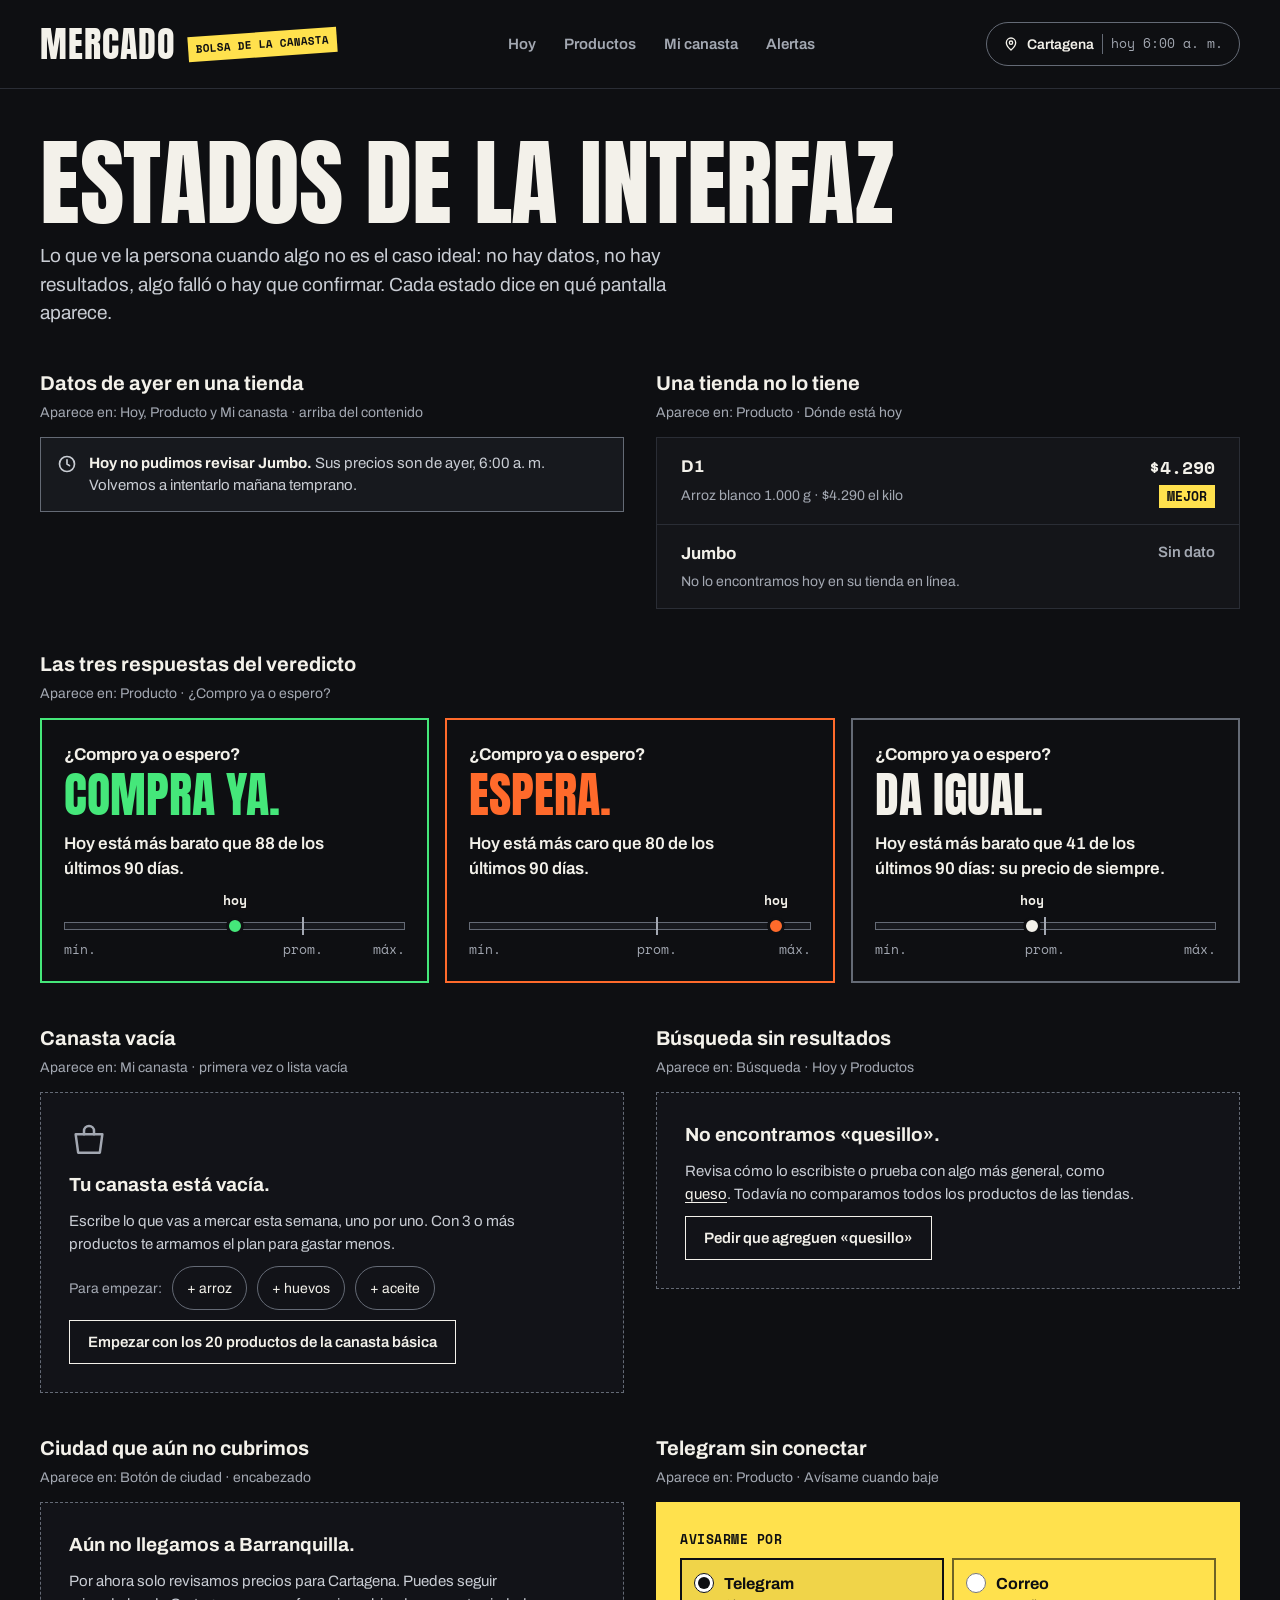
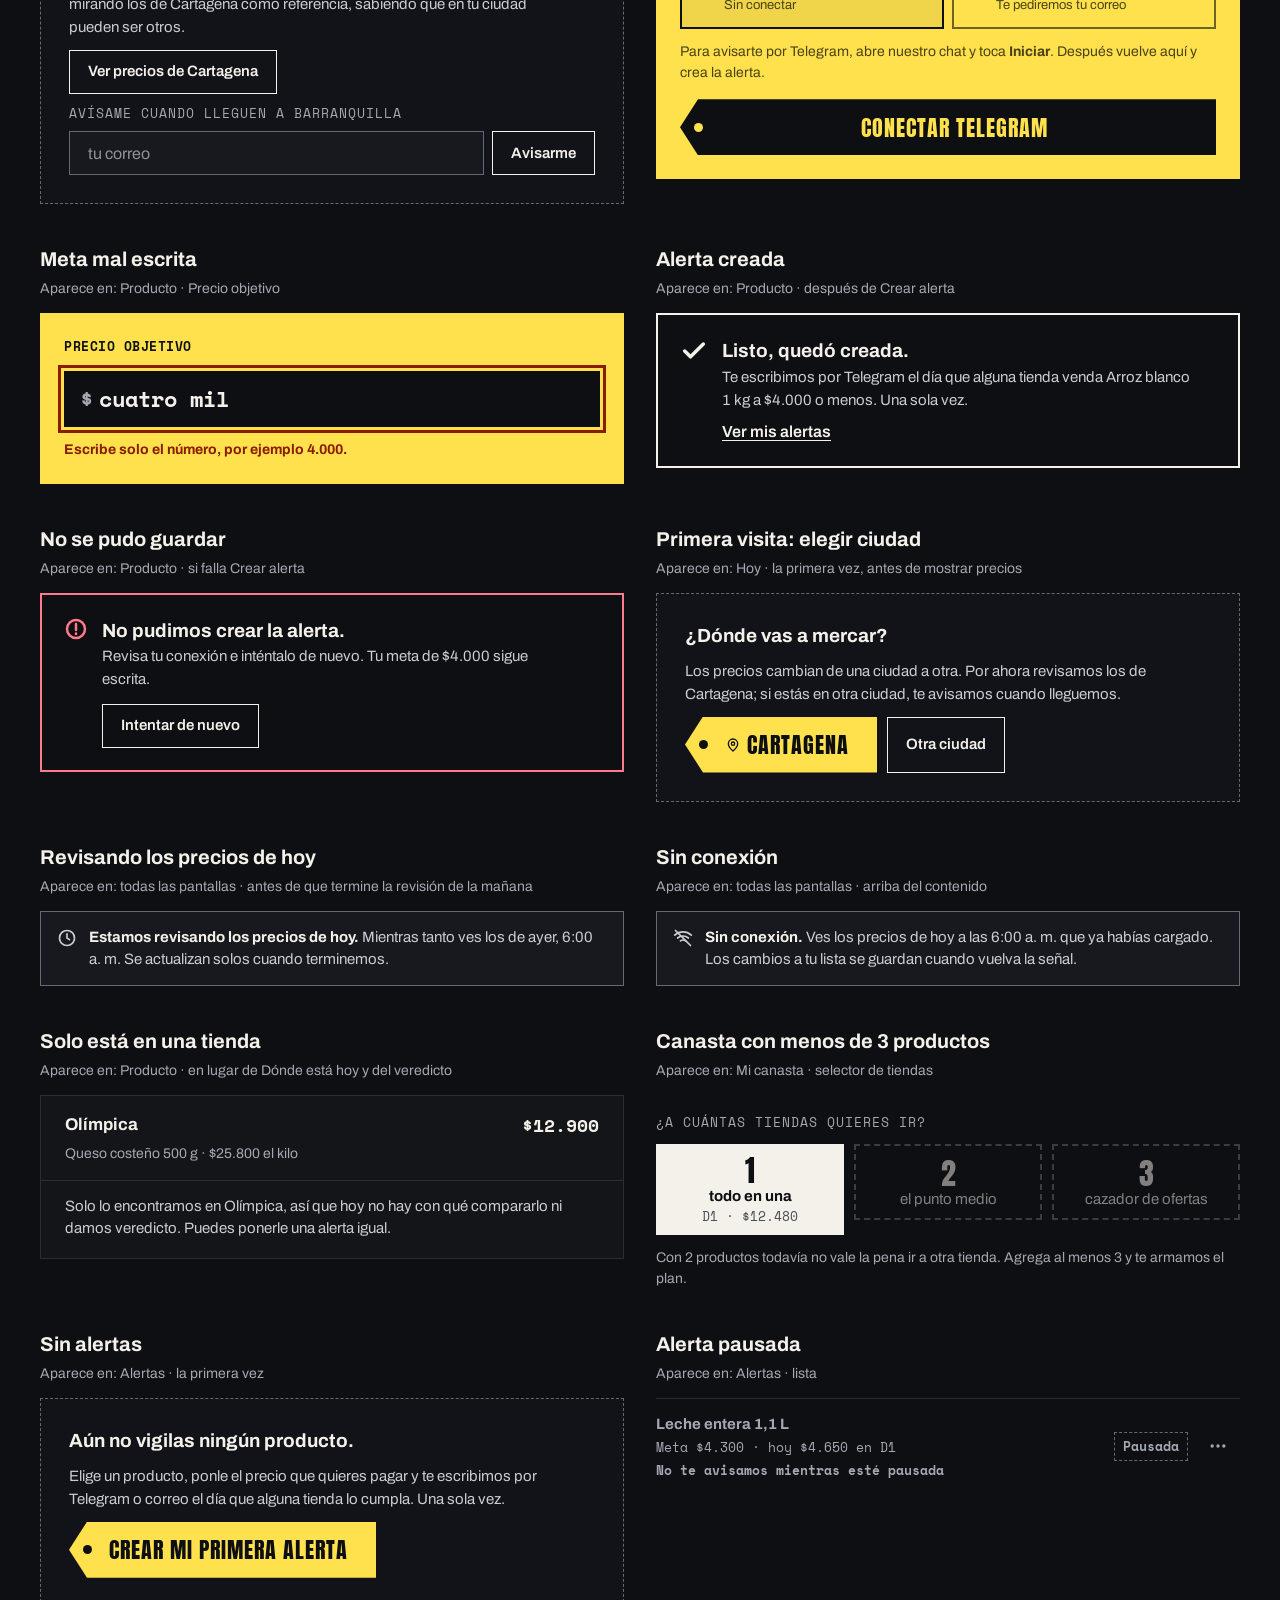
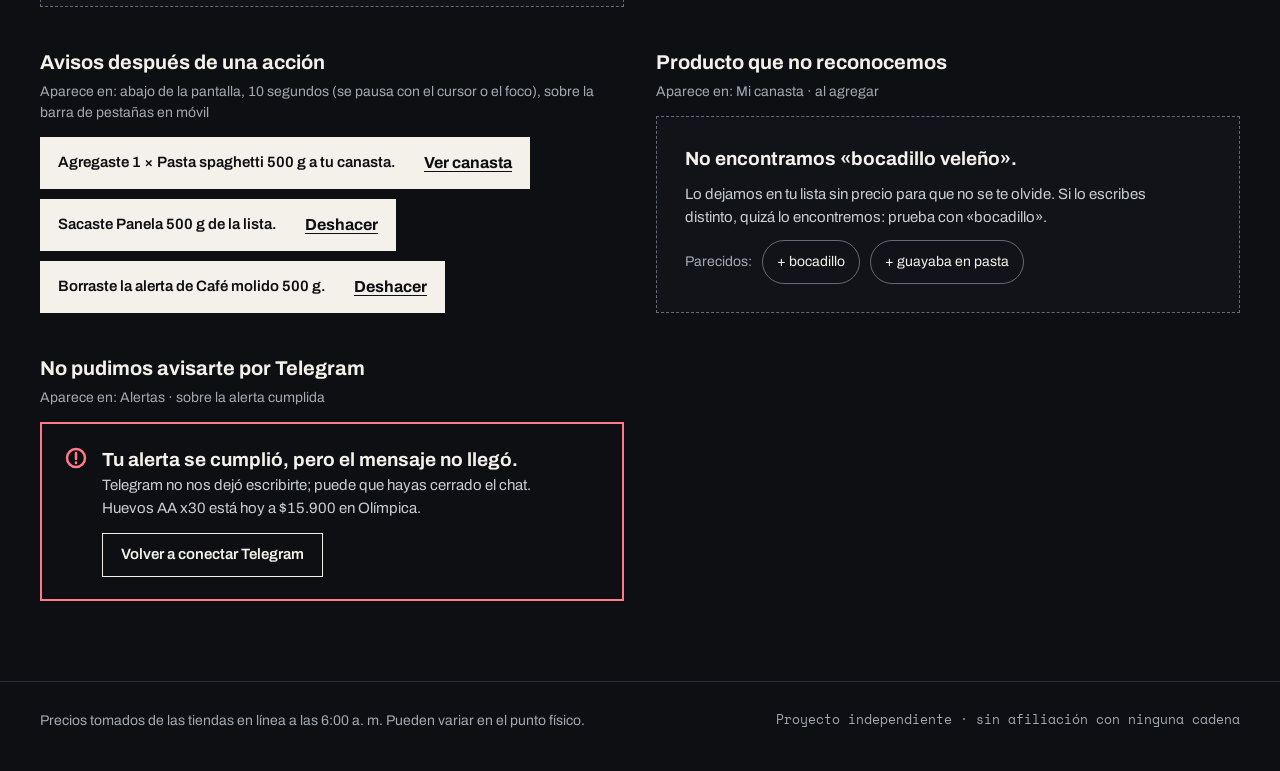
<file: estados.html>
<!doctype html>
<html lang="es">
<head>
<meta charset="utf-8">
<meta name="viewport" content="width=device-width, initial-scale=1">
<title>Mercado — Estados de la interfaz</title>
<link rel="preconnect" href="https://fonts.googleapis.com">
<link rel="preconnect" href="https://fonts.gstatic.com" crossorigin>
<link rel="stylesheet" href="https://fonts.googleapis.com/css2?family=Anton&amp;family=Archivo:wght@400;500;600;700&amp;family=Space+Mono:wght@400;700&amp;display=swap">
<link rel="stylesheet" href="styles.css">
</head>
<body>
<a class="skip" href="#contenido">Saltar al contenido</a>

<div class="header-band">
<header class="site-header">
<a class="brand" href="index.html">
<span class="brand-name">MERCADO</span>
<span class="brand-tag">BOLSA DE LA CANASTA</span>
</a>
<nav class="nav" aria-label="Principal">
<a href="index.html">Hoy</a>
<a href="producto.html">Productos</a>
<a href="canasta.html">Mi canasta</a>
<a href="alertas.html">Alertas</a>
</nav>
<div class="header-tool">
<button type="button" class="pill-button city" aria-label="Cartagena, precios de hoy a las 6:00 a. m. Cambiar ciudad">
<svg width="16" height="16" viewBox="0 0 24 24" fill="none" stroke="currentColor" stroke-width="2" stroke-linecap="round" stroke-linejoin="round" aria-hidden="true"><path d="M12 21s-7-6.2-7-11a7 7 0 0 1 14 0c0 4.8-7 11-7 11z"></path><circle cx="12" cy="10" r="2.5"></circle></svg>
<span>Cartagena</span><span class="city-time">hoy 6:00 a. m.</span>
</button>
</div>
</header>
</div>

<main id="contenido" class="wrap states-page">
<h1 class="display-1">Estados de la interfaz</h1>
<p class="lead states-lead">Lo que ve la persona cuando algo no es el caso ideal: no hay datos, no hay resultados, algo falló o hay que confirmar. Cada estado dice en qué pantalla aparece.</p>

<div class="states-grid">

<section class="state" aria-labelledby="s-fresh">
<h2 id="s-fresh" class="state-name">Datos de ayer en una tienda</h2>
<p class="state-where">Aparece en: Hoy, Producto y Mi canasta · arriba del contenido</p>
<div class="state-demo">
<div class="notice">
<svg width="20" height="20" viewBox="0 0 24 24" fill="none" stroke="currentColor" stroke-width="2" stroke-linecap="round" stroke-linejoin="round" aria-hidden="true"><circle cx="12" cy="12" r="9"></circle><path d="M12 7v5l3 2"></path></svg>
<p><strong>Hoy no pudimos revisar Jumbo.</strong> Sus precios son de ayer, 6:00 a. m. Volvemos a intentarlo mañana temprano.</p>
</div>
</div>
</section>

<section class="state" aria-labelledby="s-missing">
<h2 id="s-missing" class="state-name">Una tienda no lo tiene</h2>
<p class="state-where">Aparece en: Producto · Dónde está hoy</p>
<div class="state-demo panel">
<div class="where-row">
<span class="where-store">D1</span>
<span class="where-price">$4.290</span>
<span class="where-name">Arroz blanco 1.000 g · $4.290 el kilo</span>
<span class="tag-best">MEJOR</span>
</div>
<div class="where-row is-missing">
<span class="where-store">Jumbo</span>
<span class="where-price">Sin dato</span>
<span class="where-name">No lo encontramos hoy en su tienda en línea.</span>
<span></span>
</div>
</div>
</section>

<section class="state state-wide" aria-labelledby="s-verdict">
<h2 id="s-verdict" class="state-name">Las tres respuestas del veredicto</h2>
<p class="state-where">Aparece en: Producto · ¿Compro ya o espero?</p>
<div class="verdict-set">
<div class="verdict v-compra">
<div class="verdict-main"><p class="verdict-q">¿Compro ya o espero?</p><p class="verdict-a">Compra ya.</p><p class="verdict-fact">Hoy está más barato que 88 de los últimos 90 días.</p></div>
<figure class="range" role="img" aria-label="Hoy cerca del mínimo de 90 días.">
<div class="range-track"><span class="range-avg" style="left: 70%"></span><span class="range-today" style="left: 50%"></span><span class="range-today-label" style="left: 50%">hoy</span></div>
<div class="range-scale"><span>mín.</span><span class="range-scale-avg" style="left: 70%">prom.</span><span>máx.</span></div>
</figure>
</div>
<div class="verdict v-espera">
<div class="verdict-main"><p class="verdict-q">¿Compro ya o espero?</p><p class="verdict-a">Espera.</p><p class="verdict-fact">Hoy está más caro que 80 de los últimos 90 días.</p></div>
<figure class="range" role="img" aria-label="Hoy cerca del máximo de 90 días.">
<div class="range-track"><span class="range-avg" style="left: 55%"></span><span class="range-today" style="left: 90%"></span><span class="range-today-label" style="left: 90%">hoy</span></div>
<div class="range-scale"><span>mín.</span><span class="range-scale-avg" style="left: 55%">prom.</span><span>máx.</span></div>
</figure>
</div>
<div class="verdict v-igual">
<div class="verdict-main"><p class="verdict-q">¿Compro ya o espero?</p><p class="verdict-a">Da igual.</p><p class="verdict-fact">Hoy está más barato que 41 de los últimos 90 días: su precio de siempre.</p></div>
<figure class="range" role="img" aria-label="Hoy cerca del promedio de 90 días.">
<div class="range-track"><span class="range-avg" style="left: 50%"></span><span class="range-today" style="left: 46%"></span><span class="range-today-label" style="left: 46%">hoy</span></div>
<div class="range-scale"><span>mín.</span><span class="range-scale-avg" style="left: 50%">prom.</span><span>máx.</span></div>
</figure>
</div>
</div>
</section>

<section class="state" aria-labelledby="s-empty">
<h2 id="s-empty" class="state-name">Canasta vacía</h2>
<p class="state-where">Aparece en: Mi canasta · primera vez o lista vacía</p>
<div class="state-demo empty">
<svg width="40" height="40" viewBox="0 0 24 24" fill="none" stroke="currentColor" stroke-width="1.5" stroke-linecap="round" stroke-linejoin="round" aria-hidden="true"><path d="M4 8h16l-1.5 11h-13z"></path><path d="M9 8V6a3 3 0 0 1 6 0v2"></path></svg>
<p class="empty-title">Tu canasta está vacía.</p>
<p class="empty-text">Escribe lo que vas a mercar esta semana, uno por uno. Con 3 o más productos te armamos el plan para gastar menos.</p>
<div class="chips empty-chips">
<span>Para empezar:</span>
<a href="#">+ arroz</a>
<a href="#">+ huevos</a>
<a href="#">+ aceite</a>
</div>
<a class="btn" href="#">Empezar con los 20 productos de la canasta básica</a>
</div>
</section>

<section class="state" aria-labelledby="s-noresult">
<h2 id="s-noresult" class="state-name">Búsqueda sin resultados</h2>
<p class="state-where">Aparece en: Búsqueda · Hoy y Productos</p>
<div class="state-demo empty">
<p class="empty-title">No encontramos «quesillo».</p>
<p class="empty-text">Revisa cómo lo escribiste o prueba con algo más general, como <a href="#">queso</a>. Todavía no comparamos todos los productos de las tiendas.</p>
<button type="button" class="btn">Pedir que agreguen «quesillo»</button>
</div>
</section>

<section class="state" aria-labelledby="s-city">
<h2 id="s-city" class="state-name">Ciudad que aún no cubrimos</h2>
<p class="state-where">Aparece en: Botón de ciudad · encabezado</p>
<div class="state-demo empty">
<p class="empty-title">Aún no llegamos a Barranquilla.</p>
<p class="empty-text">Por ahora solo revisamos precios para Cartagena. Puedes seguir mirando los de Cartagena como referencia, sabiendo que en tu ciudad pueden ser otros.</p>
<button type="button" class="btn">Ver precios de Cartagena</button>
<form class="inline-form">
<label class="field-label" for="correo-ciudad">Avísame cuando lleguen a Barranquilla</label>
<div class="inline-row">
<input class="input" id="correo-ciudad" type="email" placeholder="tu correo" autocomplete="email">
<button type="submit" class="btn">Avisarme</button>
</div>
</form>
</div>
</section>

<section class="state" aria-labelledby="s-channel">
<h2 id="s-channel" class="state-name">Telegram sin conectar</h2>
<p class="state-where">Aparece en: Producto · Avísame cuando baje</p>
<div class="state-demo alert-form on-accent">
<fieldset class="af-channels">
<legend class="af-label">Avisarme por</legend>
<label class="af-channel">
<input type="radio" name="canal-demo" value="telegram" checked>
<span><strong>Telegram</strong><small>Sin conectar</small></span>
</label>
<label class="af-channel">
<input type="radio" name="canal-demo" value="correo">
<span><strong>Correo</strong><small>Te pediremos tu correo</small></span>
</label>
</fieldset>
<p class="af-hint">Para avisarte por Telegram, abre nuestro chat y toca <strong>Iniciar</strong>. Después vuelve aquí y crea la alerta.</p>
<a class="btn-primary btn-dark btn-block" href="#">Conectar Telegram</a>
</div>
</section>

<section class="state" aria-labelledby="s-target">
<h2 id="s-target" class="state-name">Meta mal escrita</h2>
<p class="state-where">Aparece en: Producto · Precio objetivo</p>
<div class="state-demo alert-form on-accent">
<label for="objetivo-mal" class="af-label">Precio objetivo</label>
<div class="money is-invalid">
<span aria-hidden="true">$</span>
<input id="objetivo-mal" type="text" inputmode="numeric" value="cuatro mil" aria-invalid="true" aria-describedby="objetivo-mal-error">
</div>
<p id="objetivo-mal-error" class="af-error">Escribe solo el número, por ejemplo 4.000.</p>
</div>
</section>

<section class="state" aria-labelledby="s-created">
<h2 id="s-created" class="state-name">Alerta creada</h2>
<p class="state-where">Aparece en: Producto · después de Crear alerta</p>
<div class="state-demo confirm">
<svg width="28" height="28" viewBox="0 0 24 24" fill="none" stroke="currentColor" stroke-width="3" stroke-linecap="round" stroke-linejoin="round" aria-hidden="true"><path d="M4 12l5 5L20 6"></path></svg>
<div>
<p class="empty-title">Listo, quedó creada.</p>
<p class="empty-text">Te escribimos por Telegram el día que alguna tienda venda Arroz blanco 1 kg a $4.000 o menos. Una sola vez.</p>
<a href="alertas.html">Ver mis alertas</a>
</div>
</div>
</section>

<section class="state" aria-labelledby="s-fail">
<h2 id="s-fail" class="state-name">No se pudo guardar</h2>
<p class="state-where">Aparece en: Producto · si falla Crear alerta</p>
<div class="state-demo failure">
<svg width="24" height="24" viewBox="0 0 24 24" fill="none" stroke="currentColor" stroke-width="2.5" stroke-linecap="round" aria-hidden="true"><circle cx="12" cy="12" r="9"></circle><path d="M12 7v6M12 16.5v.5"></path></svg>
<div>
<p class="empty-title">No pudimos crear la alerta.</p>
<p class="empty-text">Revisa tu conexión e inténtalo de nuevo. Tu meta de $4.000 sigue escrita.</p>
<button type="button" class="btn">Intentar de nuevo</button>
</div>
</div>
</section>


<section class="state" aria-labelledby="s-first">
<h2 id="s-first" class="state-name">Primera visita: elegir ciudad</h2>
<p class="state-where">Aparece en: Hoy · la primera vez, antes de mostrar precios</p>
<div class="state-demo empty">
<p class="empty-title">¿Dónde vas a mercar?</p>
<p class="empty-text">Los precios cambian de una ciudad a otra. Por ahora revisamos los de Cartagena; si estás en otra ciudad, te avisamos cuando lleguemos.</p>
<div class="city-choices">
<button type="button" class="btn-primary"><svg width="16" height="16" viewBox="0 0 24 24" fill="none" stroke="currentColor" stroke-width="2" stroke-linecap="round" stroke-linejoin="round" aria-hidden="true"><path d="M12 21s-7-6.2-7-11a7 7 0 0 1 14 0c0 4.8-7 11-7 11z"></path><circle cx="12" cy="10" r="2.5"></circle></svg>&nbsp;Cartagena</button>
<button type="button" class="btn">Otra ciudad</button>
</div>
</div>
</section>

<section class="state" aria-labelledby="s-collect">
<h2 id="s-collect" class="state-name">Revisando los precios de hoy</h2>
<p class="state-where">Aparece en: todas las pantallas · antes de que termine la revisión de la mañana</p>
<div class="state-demo">
<div class="notice">
<svg width="20" height="20" viewBox="0 0 24 24" fill="none" stroke="currentColor" stroke-width="2" stroke-linecap="round" stroke-linejoin="round" aria-hidden="true"><circle cx="12" cy="12" r="9"></circle><path d="M12 7v5l3 2"></path></svg>
<p><strong>Estamos revisando los precios de hoy.</strong> Mientras tanto ves los de ayer, 6:00 a. m. Se actualizan solos cuando terminemos.</p>
</div>
</div>
</section>

<section class="state" aria-labelledby="s-offline">
<h2 id="s-offline" class="state-name">Sin conexión</h2>
<p class="state-where">Aparece en: todas las pantallas · arriba del contenido</p>
<div class="state-demo">
<div class="notice">
<svg width="20" height="20" viewBox="0 0 24 24" fill="none" stroke="currentColor" stroke-width="2" stroke-linecap="round" stroke-linejoin="round" aria-hidden="true"><path d="M2 8.5a15 15 0 0 1 20 0"></path><path d="M5.5 12a10 10 0 0 1 13 0"></path><path d="M9 15.5a5 5 0 0 1 6 0"></path><path d="M3 3l18 18"></path></svg>
<p><strong>Sin conexión.</strong> Ves los precios de hoy a las 6:00 a. m. que ya habías cargado. Los cambios a tu lista se guardan cuando vuelva la señal.</p>
</div>
</div>
</section>

<section class="state" aria-labelledby="s-single">
<h2 id="s-single" class="state-name">Solo está en una tienda</h2>
<p class="state-where">Aparece en: Producto · en lugar de Dónde está hoy y del veredicto</p>
<div class="state-demo panel">
<div class="where-row">
<span class="where-store">Olímpica</span>
<span class="where-price">$12.900</span>
<span class="where-name">Queso costeño 500 g · $25.800 el kilo</span>
<span></span>
</div>
<p class="single-note">Solo lo encontramos en Olímpica, así que hoy no hay con qué compararlo ni damos veredicto. Puedes ponerle una alerta igual.</p>
</div>
</section>

<section class="state" aria-labelledby="s-small">
<h2 id="s-small" class="state-name">Canasta con menos de 3 productos</h2>
<p class="state-where">Aparece en: Mi canasta · selector de tiendas</p>
<div class="state-demo">
<fieldset class="plan">
<legend class="field-label">¿A cuántas tiendas quieres ir?</legend>
<div class="plan-options">
<label><input type="radio" name="plan-demo" value="1" checked><span><b>1</b>todo en una<small>D1 · $12.480</small></span></label>
<label><input type="radio" name="plan-demo" value="2" disabled><span><b>2</b>el punto medio</span></label>
<label><input type="radio" name="plan-demo" value="3" disabled><span><b>3</b>cazador de ofertas</span></label>
</div>
</fieldset>
<p class="hint muted plan-hint">Con 2 productos todavía no vale la pena ir a otra tienda. Agrega al menos 3 y te armamos el plan.</p>
</div>
</section>

<section class="state" aria-labelledby="s-noalerts">
<h2 id="s-noalerts" class="state-name">Sin alertas</h2>
<p class="state-where">Aparece en: Alertas · la primera vez</p>
<div class="state-demo empty">
<p class="empty-title">Aún no vigilas ningún producto.</p>
<p class="empty-text">Elige un producto, ponle el precio que quieres pagar y te escribimos por Telegram o correo el día que alguna tienda lo cumpla. Una sola vez.</p>
<a class="btn-primary" href="producto.html#alerta">Crear mi primera alerta</a>
</div>
</section>

<section class="state" aria-labelledby="s-paused">
<h2 id="s-paused" class="state-name">Alerta pausada</h2>
<p class="state-where">Aparece en: Alertas · lista</p>
<div class="state-demo">
<ul class="alert-list">
<li class="alert-row is-paused">
<a class="ar-main" href="producto.html">
<span class="ar-name">Leche entera 1,1 L</span>
<span class="ar-meta">Meta $4.300 · hoy $4.650 en D1</span>
<span class="ar-trend muted">No te avisamos mientras esté pausada</span>
</a>
<span class="status status-paused">Pausada</span>
<span class="ar-menu-static" aria-hidden="true"><svg width="20" height="20" viewBox="0 0 24 24" fill="currentColor" aria-hidden="true"><circle cx="5" cy="12" r="2"></circle><circle cx="12" cy="12" r="2"></circle><circle cx="19" cy="12" r="2"></circle></svg></span>
</li>
</ul>
</div>
</section>

<section class="state" aria-labelledby="s-toasts">
<h2 id="s-toasts" class="state-name">Avisos después de una acción</h2>
<p class="state-where">Aparece en: abajo de la pantalla, 10 segundos (se pausa con el cursor o el foco), sobre la barra de pestañas en móvil</p>
<div class="state-demo toast-stack">
<div class="toast toast-static"><p>Agregaste 1 × Pasta spaghetti 500 g a tu canasta.</p><a href="canasta.html">Ver canasta</a></div>
<div class="toast toast-static"><p>Sacaste Panela 500 g de la lista.</p><button type="button">Deshacer</button></div>
<div class="toast toast-static"><p>Borraste la alerta de Café molido 500 g.</p><button type="button">Deshacer</button></div>
</div>
</section>


<section class="state" aria-labelledby="s-addmiss">
<h2 id="s-addmiss" class="state-name">Producto que no reconocemos</h2>
<p class="state-where">Aparece en: Mi canasta · al agregar</p>
<div class="state-demo empty">
<p class="empty-title">No encontramos «bocadillo veleño».</p>
<p class="empty-text">Lo dejamos en tu lista sin precio para que no se te olvide. Si lo escribes distinto, quizá lo encontremos: prueba con «bocadillo».</p>
<div class="chips empty-chips"><span>Parecidos:</span><a href="#">+ bocadillo</a><a href="#">+ guayaba en pasta</a></div>
</div>
</section>

<section class="state" aria-labelledby="s-tgfail">
<h2 id="s-tgfail" class="state-name">No pudimos avisarte por Telegram</h2>
<p class="state-where">Aparece en: Alertas · sobre la alerta cumplida</p>
<div class="state-demo failure">
<svg width="24" height="24" viewBox="0 0 24 24" fill="none" stroke="currentColor" stroke-width="2.5" stroke-linecap="round" aria-hidden="true"><circle cx="12" cy="12" r="9"></circle><path d="M12 7v6M12 16.5v.5"></path></svg>
<div>
<p class="empty-title">Tu alerta se cumplió, pero el mensaje no llegó.</p>
<p class="empty-text">Telegram no nos dejó escribirte; puede que hayas cerrado el chat. Huevos AA x30 está hoy a $15.900 en Olímpica.</p>
<button type="button" class="btn">Volver a conectar Telegram</button>
</div>
</div>
</section>

</div>
</main>

<footer class="site-footer">
<span>Precios tomados de las tiendas en línea a las 6:00 a. m. Pueden variar en el punto físico.</span>
<span class="mono">Proyecto independiente · sin afiliación con ninguna cadena</span>
</footer>

<nav class="tabbar" aria-label="Principal (móvil)">
<a href="index.html"><svg width="22" height="22" viewBox="0 0 24 24" fill="none" stroke="currentColor" stroke-width="2" stroke-linecap="round" stroke-linejoin="round" aria-hidden="true"><path d="M3 17l6-6 4 4 8-8"></path><path d="M15 7h6v6"></path></svg>Hoy</a>
<a href="producto.html"><svg width="22" height="22" viewBox="0 0 24 24" fill="none" stroke="currentColor" stroke-width="2" stroke-linecap="round" aria-hidden="true"><circle cx="11" cy="11" r="7"></circle><path d="M20 20l-4-4"></path></svg>Productos</a>
<a href="canasta.html"><svg width="22" height="22" viewBox="0 0 24 24" fill="none" stroke="currentColor" stroke-width="2" stroke-linecap="round" stroke-linejoin="round" aria-hidden="true"><path d="M4 8h16l-1.5 11h-13z"></path><path d="M9 8V6a3 3 0 0 1 6 0v2"></path></svg>Mi canasta</a>
<a href="alertas.html"><svg width="22" height="22" viewBox="0 0 24 24" fill="none" stroke="currentColor" stroke-width="2" stroke-linecap="round" stroke-linejoin="round" aria-hidden="true"><path d="M6 16V11a6 6 0 0 1 12 0v5l2 2H4z"></path><path d="M10 20a2 2 0 0 0 4 0"></path></svg>Alertas</a>
</nav>
</body>
</html>
</file>
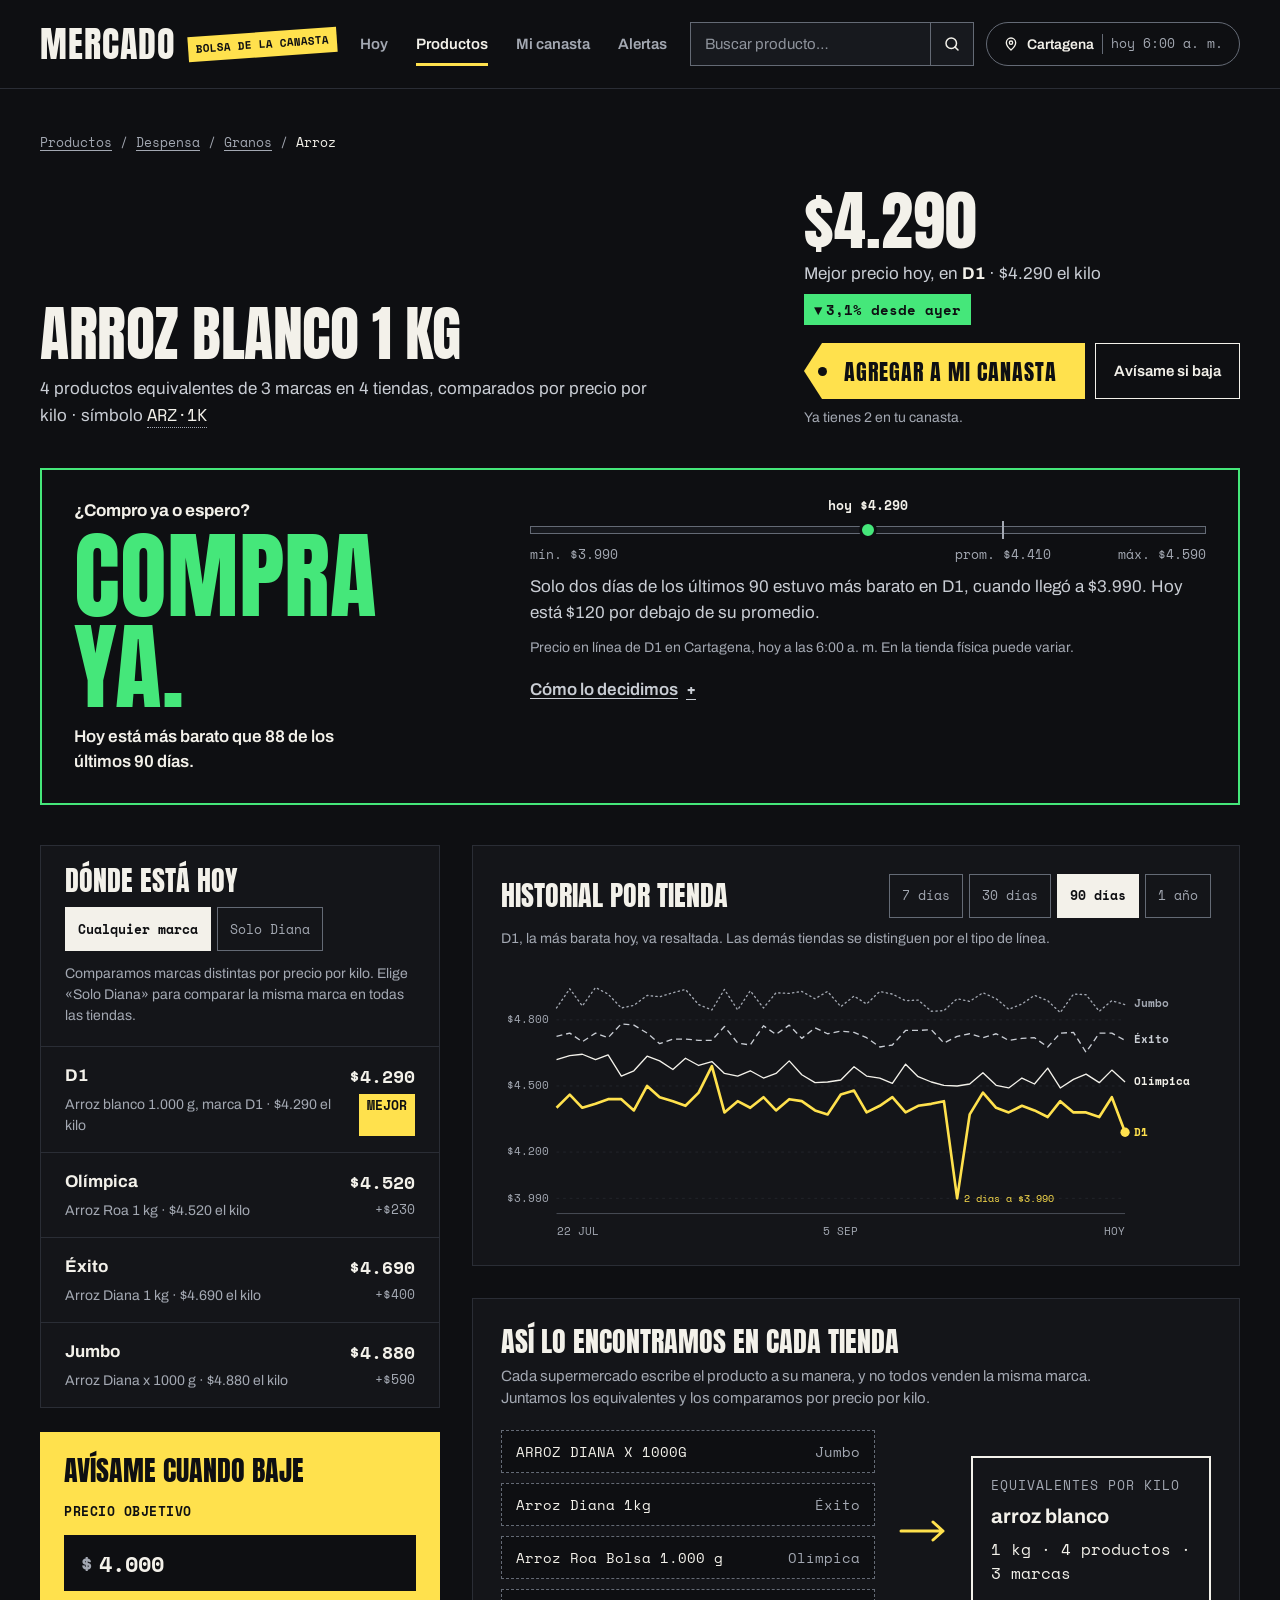
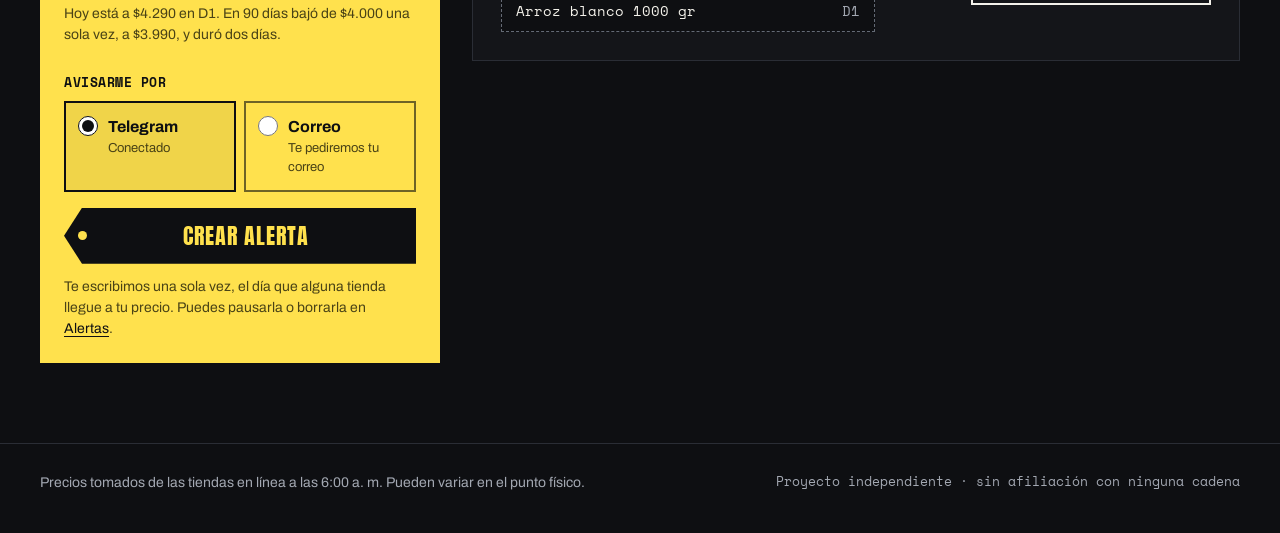
<file: producto.html>
<!doctype html>
<html lang="es">
<head>
<meta charset="utf-8">
<meta name="viewport" content="width=device-width, initial-scale=1">
<title>Mercado — Arroz blanco 1 kg</title>
<link rel="preconnect" href="https://fonts.googleapis.com">
<link rel="preconnect" href="https://fonts.gstatic.com" crossorigin>
<link rel="stylesheet" href="https://fonts.googleapis.com/css2?family=Anton&amp;family=Archivo:wght@400;500;600;700&amp;family=Space+Mono:wght@400;700&amp;display=swap">
<link rel="stylesheet" href="styles.css">
</head>
<body>
<a class="skip" href="#contenido">Saltar al contenido</a>

<div class="header-band">
<header class="site-header">
<a class="brand" href="index.html">
<span class="brand-name">MERCADO</span>
<span class="brand-tag">BOLSA DE LA CANASTA</span>
</a>
<nav class="nav" aria-label="Principal">
<a href="index.html">Hoy</a>
<a href="producto.html" aria-current="page">Productos</a>
<a href="canasta.html">Mi canasta</a>
<a href="alertas.html">Alertas</a>
</nav>
<div class="header-tool">
<form class="header-search" role="search" action="producto.html">
<label for="buscar" class="sr-only">Buscar producto</label>
<input id="buscar" name="q" type="search" placeholder="Buscar producto…" autocomplete="off">
<button type="submit" aria-label="Buscar"><svg width="18" height="18" viewBox="0 0 24 24" fill="none" stroke="currentColor" stroke-width="2" stroke-linecap="round" aria-hidden="true"><circle cx="11" cy="11" r="7"></circle><path d="M20 20l-4-4"></path></svg></button>
</form>
<button type="button" class="pill-button city" aria-label="Cartagena, precios de hoy a las 6:00 a. m. Cambiar ciudad">
<svg width="16" height="16" viewBox="0 0 24 24" fill="none" stroke="currentColor" stroke-width="2" stroke-linecap="round" stroke-linejoin="round" aria-hidden="true"><path d="M12 21s-7-6.2-7-11a7 7 0 0 1 14 0c0 4.8-7 11-7 11z"></path><circle cx="12" cy="10" r="2.5"></circle></svg>
<span>Cartagena</span><span class="city-time">hoy 6:00 a. m.</span>
</button>
</div>
</header>
</div>

<main id="contenido" class="wrap product-page">
<nav class="crumbs mono" aria-label="Ruta">
<ol>
<li><a href="#">Productos</a></li>
<li><a href="#">Despensa</a></li>
<li><a href="#">Granos</a></li>
<li><span aria-current="page">Arroz</span></li>
</ol>
</nav>

<div class="product-top">
<div class="product-title">
<h1 class="display-1">Arroz blanco 1 kg</h1>
<p class="product-meta">4 productos equivalentes de 3 marcas en 4 tiendas, comparados por precio por kilo · símbolo <abbr class="mono" title="Símbolo de este producto en Mercado">ARZ·1K</abbr></p>
</div>

<div class="best-box">
<p class="best-price">$4.290</p>
<p class="best-where">Mejor precio hoy, en <strong>D1</strong> · $4.290 el kilo</p>
<p class="delta baja"><span aria-hidden="true">▼</span><span class="sr-only">Bajó</span> 3,1% desde ayer</p>
<div class="best-actions">
<button type="button" class="btn-primary" data-add="Arroz blanco 1 kg" data-have="2">Agregar a mi canasta</button>
<a class="btn" href="#alerta">Avísame si baja</a>
</div>
<p class="best-have" data-have-note>Ya tienes 2 en tu canasta.</p>
</div>
</div>

<section class="verdict v-compra" aria-labelledby="veredicto">
<div class="verdict-main">
<h2 id="veredicto" class="verdict-q">¿Compro ya o espero?</h2>
<p class="verdict-a">Compra ya.</p>
<p class="verdict-fact">Hoy está más barato que 88 de los últimos 90 días.</p>
</div>
<div class="verdict-why">
<figure class="range" role="img" aria-label="Precio del arroz en D1 en los últimos 90 días: mínimo 3.990, promedio 4.410, máximo 4.590 pesos. Hoy 4.290.">
<div class="range-track">
<span class="range-avg" style="left: 70%"></span>
<span class="range-today" style="left: 50%"></span><span class="range-today-label" style="left: 50%">hoy $4.290</span>
</div>
<div class="range-scale">
<span>mín. $3.990</span>
<span class="range-scale-avg" style="left: 70%">prom. $4.410</span>
<span>máx. $4.590</span>
</div>
</figure>
<p>Solo dos días de los últimos 90 estuvo más barato en D1, cuando llegó a $3.990. Hoy está $120 por debajo de su promedio.</p>
<p class="disclaimer">Precio en línea de D1 en Cartagena, hoy a las 6:00 a. m. En la tienda física puede variar.</p>
<details class="more">
<summary>Cómo lo decidimos</summary>
<div class="more-body">
<p>Ordenamos los precios de los últimos 90 días en la tienda más barata y miramos dónde cae el de hoy:</p>
<ul>
<li><strong>Compra ya</strong>: hoy está más barato que al menos 3 de cada 4 días (68 de 90 o más).</li>
<li><strong>Espera</strong>: hoy está más caro que al menos 3 de cada 4 días.</li>
<li><strong>Da igual</strong>: cualquier punto intermedio. Cómpralo cuando lo necesites.</li>
</ul>
</div>
</details>
</div>
</section>

<div class="product-grid">

<div class="product-side">
<section class="panel where" aria-labelledby="hoy">
<div class="where-head">
<h2 id="hoy" class="display-3">Dónde está hoy</h2>
<fieldset class="segmented">
<legend class="sr-only">Comparar</legend>
<label><input type="radio" name="marca" value="todas" checked><span>Cualquier marca</span></label>
<label><input type="radio" name="marca" value="diana"><span>Solo Diana</span></label>
</fieldset>
<p class="where-note">Comparamos marcas distintas por precio por kilo. Elige «Solo Diana» para comparar la misma marca en todas las tiendas.</p>
</div>
<ul>
<li class="where-row">
<span class="where-store">D1</span>
<span class="where-price">$4.290</span>
<span class="where-name">Arroz blanco 1.000 g, marca D1 · $4.290 el kilo</span>
<span class="tag-best">MEJOR</span>
</li>
<li class="where-row">
<span class="where-store">Olímpica</span>
<span class="where-price">$4.520</span>
<span class="where-name">Arroz Roa 1 kg · $4.520 el kilo</span>
<span class="where-diff">+$230</span>
</li>
<li class="where-row">
<span class="where-store">Éxito</span>
<span class="where-price">$4.690</span>
<span class="where-name">Arroz Diana 1 kg · $4.690 el kilo</span>
<span class="where-diff">+$400</span>
</li>
<li class="where-row">
<span class="where-store">Jumbo</span>
<span class="where-price">$4.880</span>
<span class="where-name">Arroz Diana x 1000 g · $4.880 el kilo</span>
<span class="where-diff">+$590</span>
</li>
</ul>
</section>

<section class="alert-form on-accent" id="alerta" aria-labelledby="alerta-t">
<h2 id="alerta-t" class="display-3">Avísame cuando baje</h2>
<form action="alertas.html">
<label for="objetivo" class="af-label">Precio objetivo</label>
<div class="money">
<span aria-hidden="true">$</span>
<input id="objetivo" name="objetivo" type="text" inputmode="numeric" value="4.000" aria-describedby="objetivo-ayuda objetivo-aviso" autocomplete="off" data-today="4290">
</div>
<p id="objetivo-ayuda" class="af-hint">Hoy está a $4.290 en D1. En 90 días bajó de $4.000 una sola vez, a $3.990, y duró dos días.</p>
<p id="objetivo-aviso" class="af-error" aria-live="polite"></p>
<fieldset class="af-channels">
<legend class="af-label">Avisarme por</legend>
<label class="af-channel">
<input type="radio" name="canal" value="telegram" checked>
<span><strong>Telegram</strong><small>Conectado</small></span>
</label>
<label class="af-channel">
<input type="radio" name="canal" value="correo">
<span><strong>Correo</strong><small>Te pediremos tu correo</small></span>
</label>
</fieldset>
<button type="submit" class="btn-primary btn-dark btn-block">Crear alerta</button>
<p class="af-hint">Te escribimos una sola vez, el día que alguna tienda llegue a tu precio. Puedes pausarla o borrarla en <a href="alertas.html">Alertas</a>.</p>
</form>
</section>
</div>

<div class="product-main">
<section class="panel panel-pad history" aria-labelledby="hist">
<div class="history-head">
<h2 id="hist" class="display-3">Historial por tienda</h2>
<fieldset class="segmented">
<legend class="sr-only">Periodo</legend>
<label><input type="radio" name="rango" value="7"><span>7 días</span></label>
<label><input type="radio" name="rango" value="30"><span>30 días</span></label>
<label><input type="radio" name="rango" value="90" checked><span>90 días</span></label>
<label><input type="radio" name="rango" value="365"><span>1 año</span></label>
</fieldset>
</div>
<p class="legend-note">D1, la más barata hoy, va resaltada. Las demás tiendas se distinguen por el tipo de línea.</p>
<svg class="chart chart-desktop" viewBox="-84 -16 1074 412" role="img" aria-label="Precio del arroz 1 kg en los últimos 90 días: D1 casi siempre fue la más barata; bajó a 3.990 pesos durante dos días y hoy está en 4.290. Olímpica cerca de 4.520, Éxito cerca de 4.690 y Jumbo, la más cara, cerca de 4.880.">
<line x1="0" y1="67" x2="860" y2="67" stroke="#2A2D35" stroke-dasharray="4 6"></line>
<text x="-12" y="72" fill="#A3A8B2" font-family="Space Mono, monospace" font-size="17" text-anchor="end">$4.800</text>
<line x1="0" y1="167" x2="860" y2="167" stroke="#2A2D35" stroke-dasharray="4 6"></line>
<text x="-12" y="172" fill="#A3A8B2" font-family="Space Mono, monospace" font-size="17" text-anchor="end">$4.500</text>
<line x1="0" y1="267" x2="860" y2="267" stroke="#2A2D35" stroke-dasharray="4 6"></line>
<text x="-12" y="272" fill="#A3A8B2" font-family="Space Mono, monospace" font-size="17" text-anchor="end">$4.200</text>
<line x1="0" y1="337" x2="860" y2="337" stroke="#2A2D35" stroke-dasharray="4 6"></line>
<text x="-12" y="342" fill="#A3A8B2" font-family="Space Mono, monospace" font-size="17" text-anchor="end">$3.990</text>
<line x1="0" y1="360" x2="860" y2="360" stroke="#646A75"></line>
<polyline points="0,49 20,20 39,46 59,18 78,28 98,49 117,45 137,30 156,32 176,26 195,21 215,44 235,52 254,21 274,52 293,23 313,49 332,26 352,27 371,24 391,35 410,24 430,47 450,31 469,43 489,24 508,28 528,38 547,37 567,54 586,53 606,35 625,39 645,26 665,35 684,51 704,43 723,30 743,38 762,56 782,28 801,29 821,54 840,38 860,44" fill="none" stroke="#A3A8B2" stroke-width="2" stroke-dasharray="2 5" stroke-linecap="round" stroke-linejoin="round"></polyline>
<polyline points="0,92 20,87 39,100 59,87 78,94 98,73 117,75 137,87 156,103 176,96 195,96 215,98 235,98 254,77 274,102 293,105 313,76 332,89 352,75 371,95 391,79 410,88 430,84 450,86 469,94 489,108 508,105 528,83 547,83 567,82 586,102 606,92 625,88 645,94 665,88 684,98 704,95 723,94 743,108 762,87 782,86 801,116 821,87 840,87 860,98" fill="none" stroke="#C9CDD4" stroke-width="2" stroke-dasharray="9 6" stroke-linejoin="round"></polyline>
<polyline points="0,127 20,121 39,119 59,127 78,120 98,152 117,144 137,122 156,129 176,142 195,125 215,136 235,130 254,148 274,152 293,144 313,155 332,148 352,129 371,150 391,162 410,161 430,158 450,138 469,152 489,155 508,163 528,134 547,153 567,161 586,166 606,167 625,164 645,147 665,166 684,170 704,155 723,164 743,140 762,170 782,157 801,149 821,162 840,143 860,161" fill="none" stroke="#F3F1EA" stroke-width="2" stroke-linejoin="round"></polyline>
<polyline points="0,200 20,180 39,200 59,194 78,187 98,187 117,204 137,167 156,184 176,190 195,197 215,177 235,137 254,207 274,190 293,200 313,184 332,204 352,187 371,190 391,204 410,210 430,180 450,174 469,207 489,197 508,184 528,207 547,197 567,194 586,190 606,337 625,210 645,177 665,200 684,207 704,197 723,204 743,214 762,190 782,207 801,207 821,214 840,184 860,237" fill="none" stroke="#FFE14D" stroke-width="4" stroke-linejoin="round"></polyline>
<text x="616" y="343" fill="#FFE14D" font-family="Space Mono, monospace" font-size="15">2 días a $3.990</text>
<circle cx="860" cy="237" r="7" fill="#FFE14D"></circle>
<text x="874" y="48" fill="#A3A8B2" font-family="Space Mono, monospace" font-size="17" font-weight="700">Jumbo</text>
<text x="874" y="102" fill="#C9CDD4" font-family="Space Mono, monospace" font-size="17" font-weight="700">Éxito</text>
<text x="874" y="165" fill="#F3F1EA" font-family="Space Mono, monospace" font-size="17" font-weight="700">Olímpica</text>
<text x="874" y="242" fill="#FFE14D" font-family="Space Mono, monospace" font-size="17" font-weight="700">D1</text>
<text x="0" y="392" fill="#A3A8B2" font-family="Space Mono, monospace" font-size="17">22 JUL</text>
<text x="430" y="392" fill="#A3A8B2" font-family="Space Mono, monospace" font-size="17" text-anchor="middle">5 SEP</text>
<text x="860" y="392" fill="#A3A8B2" font-family="Space Mono, monospace" font-size="17" text-anchor="end">HOY</text>
</svg>
<svg class="chart chart-mobile" viewBox="-48 -10 358 256" role="img" aria-label="Precio del arroz 1 kg en los últimos 90 días: D1 casi siempre fue la más barata; bajó a 3.990 pesos durante dos días y hoy está en 4.290.">
<line x1="0" y1="42" x2="230" y2="42" stroke="#2A2D35" stroke-dasharray="4 6"></line>
<text x="-6" y="46" fill="#A3A8B2" font-family="Space Mono, monospace" font-size="12" text-anchor="end">$4.800</text>
<line x1="0" y1="104" x2="230" y2="104" stroke="#2A2D35" stroke-dasharray="4 6"></line>
<text x="-6" y="108" fill="#A3A8B2" font-family="Space Mono, monospace" font-size="12" text-anchor="end">$4.500</text>
<line x1="0" y1="166" x2="230" y2="166" stroke="#2A2D35" stroke-dasharray="4 6"></line>
<text x="-6" y="170" fill="#A3A8B2" font-family="Space Mono, monospace" font-size="12" text-anchor="end">$4.200</text>
<line x1="0" y1="209" x2="230" y2="209" stroke="#2A2D35" stroke-dasharray="4 6"></line>
<text x="-6" y="213" fill="#A3A8B2" font-family="Space Mono, monospace" font-size="12" text-anchor="end">$3.990</text>
<line x1="0" y1="223" x2="230" y2="223" stroke="#646A75"></line>
<polyline points="0,30 5,12 10,29 16,11 21,17 26,30 31,28 37,19 42,20 47,16 52,13 58,27 63,32 68,13 73,32 78,14 84,30 89,16 94,17 99,15 105,22 110,15 115,29 120,19 125,27 131,15 136,17 141,24 146,23 152,33 157,33 162,22 167,24 173,16 178,22 183,32 188,27 193,19 199,24 204,35 209,17 214,18 220,33 225,24 230,27" fill="none" stroke="#A3A8B2" stroke-width="2" stroke-dasharray="2 4" stroke-linecap="round" stroke-linejoin="round"></polyline>
<polyline points="0,57 5,54 10,62 16,54 21,58 26,45 31,47 37,54 42,64 47,60 52,60 58,61 63,61 68,48 73,63 78,65 84,47 89,55 94,47 99,59 105,49 110,55 115,52 120,53 125,58 131,67 136,65 141,51 146,51 152,51 157,63 162,57 167,55 173,58 178,55 183,61 188,59 193,58 199,67 204,54 209,53 214,72 220,54 225,54 230,61" fill="none" stroke="#C9CDD4" stroke-width="2" stroke-dasharray="7 4" stroke-linejoin="round"></polyline>
<polyline points="0,79 5,75 10,74 16,79 21,74 26,94 31,89 37,76 42,80 47,88 52,78 58,84 63,81 68,92 73,94 78,89 84,96 89,92 94,80 99,93 105,100 110,100 115,98 120,86 125,94 131,96 136,101 141,83 146,95 152,100 157,103 162,104 167,102 173,91 178,103 183,105 188,96 193,102 199,87 204,105 209,97 214,92 220,100 225,89 230,100" fill="none" stroke="#F3F1EA" stroke-width="2" stroke-linejoin="round"></polyline>
<polyline points="0,124 5,112 10,124 16,120 21,116 26,116 31,126 37,104 42,114 47,118 52,122 58,110 63,85 68,128 73,118 78,124 84,114 89,126 94,116 99,118 105,126 110,130 115,112 120,108 125,128 131,122 136,114 141,128 146,122 152,120 157,118 162,209 167,130 173,110 178,124 183,128 188,122 193,126 199,132 204,118 209,128 214,128 220,132 225,114 230,147" fill="none" stroke="#FFE14D" stroke-width="3.5" stroke-linejoin="round"></polyline>
<circle cx="230" cy="147" r="5" fill="#FFE14D"></circle>
<text x="240" y="31" fill="#A3A8B2" font-family="Space Mono, monospace" font-size="12" font-weight="700">Jumbo</text>
<text x="240" y="65" fill="#C9CDD4" font-family="Space Mono, monospace" font-size="12" font-weight="700">Éxito</text>
<text x="240" y="104" fill="#F3F1EA" font-family="Space Mono, monospace" font-size="12" font-weight="700">Olímpica</text>
<text x="240" y="151" fill="#FFE14D" font-family="Space Mono, monospace" font-size="12" font-weight="700">D1</text>
<text x="0" y="246" fill="#A3A8B2" font-family="Space Mono, monospace" font-size="12">22 JUL</text>
<text x="230" y="246" fill="#A3A8B2" font-family="Space Mono, monospace" font-size="12" text-anchor="end">HOY</text>
</svg>
</section>
<section class="panel panel-pad matching" aria-labelledby="empareja">
<h2 id="empareja" class="display-3">Así lo encontramos en cada tienda</h2>
<p class="matching-intro">Cada supermercado escribe el producto a su manera, y no todos venden la misma marca. Juntamos los equivalentes y los comparamos por precio por kilo.</p>
<div class="matching-body">
<ul class="matching-list">
<li><span>ARROZ DIANA X 1000G</span><span class="muted">Jumbo</span></li>
<li><span>Arroz Diana 1kg</span><span class="muted">Éxito</span></li>
<li><span>Arroz Roa Bolsa 1.000 g</span><span class="muted">Olímpica</span></li>
<li><span>Arroz blanco 1000 gr</span><span class="muted">D1</span></li>
</ul>
<svg class="matching-arrow" width="48" height="24" viewBox="0 0 48 24" fill="none" stroke="#FFE14D" stroke-width="3" stroke-linecap="round" stroke-linejoin="round" aria-hidden="true"><path d="M2 12h42M34 3l10 9-10 9"></path></svg>
<div class="matching-result">
<p class="label">Equivalentes por kilo</p>
<p class="mr-name">arroz blanco</p>
<p class="mono">1 kg · 4 productos · 3 marcas</p>
</div>
</div>
</section>
</div>
</div>

</main>

<footer class="site-footer">
<span>Precios tomados de las tiendas en línea a las 6:00 a. m. Pueden variar en el punto físico.</span>
<span class="mono">Proyecto independiente · sin afiliación con ninguna cadena</span>
</footer>

<nav class="tabbar" aria-label="Principal (móvil)">
<a href="index.html"><svg width="22" height="22" viewBox="0 0 24 24" fill="none" stroke="currentColor" stroke-width="2" stroke-linecap="round" stroke-linejoin="round" aria-hidden="true"><path d="M3 17l6-6 4 4 8-8"></path><path d="M15 7h6v6"></path></svg>Hoy</a>
<a href="producto.html" aria-current="page"><svg width="22" height="22" viewBox="0 0 24 24" fill="none" stroke="currentColor" stroke-width="2" stroke-linecap="round" aria-hidden="true"><circle cx="11" cy="11" r="7"></circle><path d="M20 20l-4-4"></path></svg>Productos</a>
<a href="canasta.html"><svg width="22" height="22" viewBox="0 0 24 24" fill="none" stroke="currentColor" stroke-width="2" stroke-linecap="round" stroke-linejoin="round" aria-hidden="true"><path d="M4 8h16l-1.5 11h-13z"></path><path d="M9 8V6a3 3 0 0 1 6 0v2"></path></svg>Mi canasta</a>
<a href="alertas.html"><svg width="22" height="22" viewBox="0 0 24 24" fill="none" stroke="currentColor" stroke-width="2" stroke-linecap="round" stroke-linejoin="round" aria-hidden="true"><path d="M6 16V11a6 6 0 0 1 12 0v5l2 2H4z"></path><path d="M10 20a2 2 0 0 0 4 0"></path></svg>Alertas</a>
</nav>
<script src="app.js" defer></script>
</body>
</html>
</file>
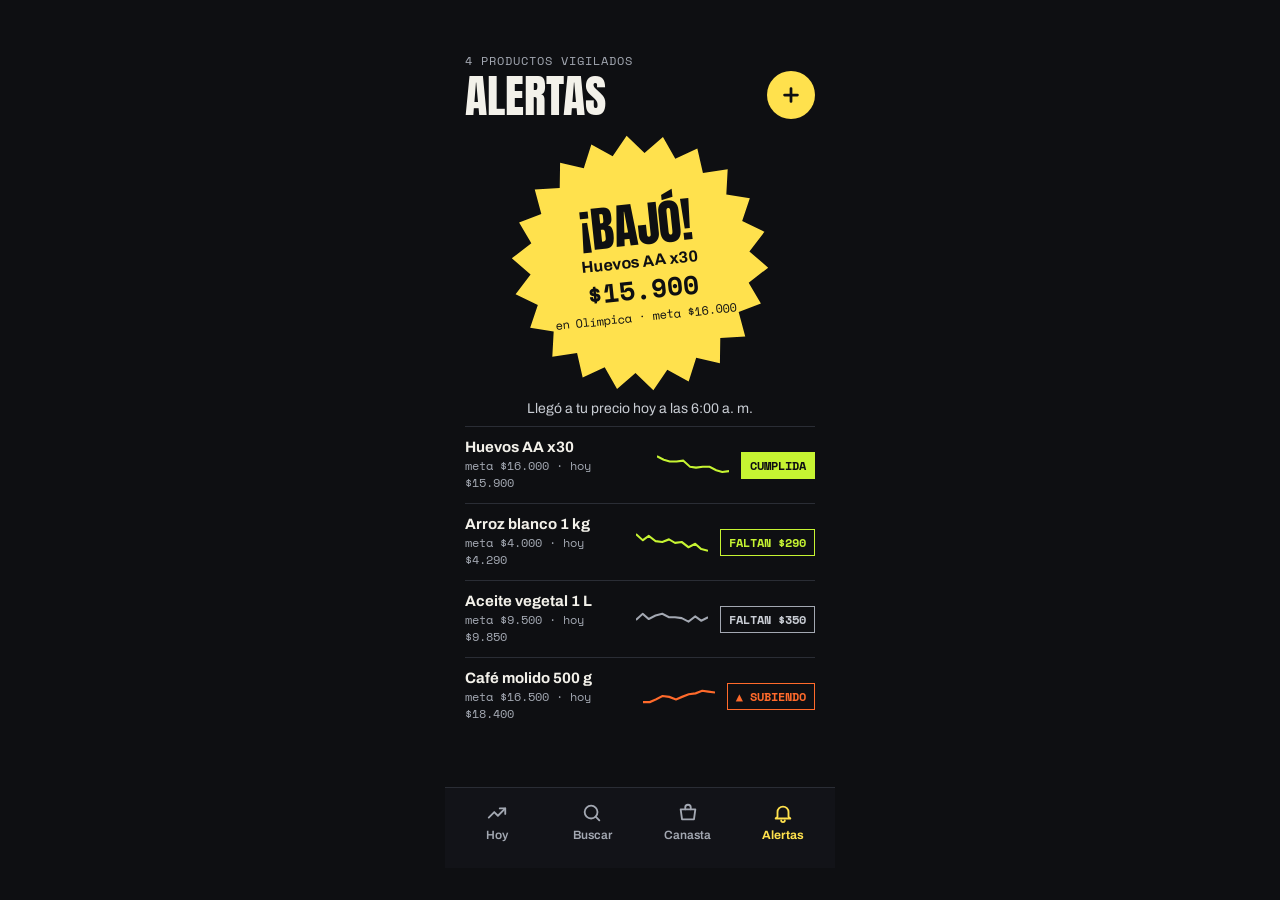
<file: .respaldo/2026-10-21-original/alertas.html>
<!doctype html>
<html lang="es">
<head>
<meta charset="utf-8">
<meta name="viewport" content="width=device-width, initial-scale=1">
<title>Mercado — Alertas (móvil)</title>
<link rel="preconnect" href="https://fonts.googleapis.com">
<link rel="preconnect" href="https://fonts.gstatic.com" crossorigin>
<link rel="stylesheet" href="https://fonts.googleapis.com/css2?family=Anton&amp;family=Archivo:wght@400;500;600;700&amp;family=Space+Mono:wght@400;700&amp;display=swap">
<link rel="stylesheet" href="styles.css">
</head>
<body class="movil">
<div style="width: 390px; height: 844px; box-sizing: border-box; background: #0E0F12; color: #F3F1EA; font-family: 'Archivo', system-ui, sans-serif; display: flex; flex-direction: column; overflow: hidden">

<header style="padding: 28px 20px 8px; display: flex; justify-content: space-between; align-items: flex-end">
<div>
<p style="margin: 0; font-family: 'Space Mono', monospace; font-size: 12px; color: #A3A8B2; letter-spacing: 1px">4 PRODUCTOS VIGILADOS</p>
<h1 style="margin: 4px 0 0; font-family: 'Anton', sans-serif; font-weight: 400; font-size: 46px; line-height: 1; text-transform: uppercase">Alertas</h1>
</div>
<button type="button" aria-label="Nueva alerta" style="width: 48px; height: 48px; border-radius: 50%; background: var(--accent); color: #0E0F12; border: none; display: flex; align-items: center; justify-content: center; cursor: pointer">
<svg width="22" height="22" viewBox="0 0 24 24" fill="none" stroke="currentColor" stroke-width="3" stroke-linecap="round" aria-hidden="true"><path d="M12 5v14M5 12h14"></path></svg>
</button>
</header>

<a href="producto.html" style="position: relative; align-self: center; width: 260px; height: 260px; margin: 6px 0 2px; display: flex; flex-direction: column; align-items: center; justify-content: center; text-decoration: none; color: #0E0F12; transform: rotate(-6deg)">
<svg width="260" height="260" viewBox="0 0 260 260" aria-hidden="true" style="position: absolute; inset: 0"><polygon points="130,2 146,21 166,7 176,30 199,22 202,47 227,46 223,71 246,77 236,99 257,112 240,130 257,148 236,161 246,183 223,189 227,214 202,213 199,238 176,230 166,253 146,239 130,258 114,239 94,253 84,230 61,238 58,213 33,214 37,189 14,183 24,161 3,148 20,130 3,112 24,99 14,77 37,71 33,46 58,47 61,22 84,30 94,7 114,21" style="fill: var(--accent)"></polygon></svg>
<span style="position: relative; font-family: 'Anton', sans-serif; font-size: 48px; line-height: 1">¡BAJÓ!</span>
<span style="position: relative; margin-top: 4px; font-size: 16px; font-weight: 700">Huevos AA x30</span>
<span style="position: relative; font-family: 'Space Mono', monospace; font-size: 26px; font-weight: 700">$15.900</span>
<span style="position: relative; font-family: 'Space Mono', monospace; font-size: 12px">en Olímpica · meta $16.000</span>
</a>

<p style="margin: 6px 20px 10px; text-align: center; font-size: 14px; color: #C9CDD4">Llegó a tu precio hoy a las 6:00 a. m.</p>

<ul style="margin: 0; padding: 0 20px; list-style: none; flex: 1 1 auto; overflow: auto">

<li style="display: grid; grid-template-columns: minmax(0, 1fr) 72px auto; align-items: center; gap: 12px; padding: 12px 0; border-top: 1px solid #2A2D35">
<span style="min-width: 0"><span style="display: block; font-size: 15px; font-weight: 700; white-space: nowrap; overflow: hidden; text-overflow: ellipsis">Huevos AA x30</span><span style="display: block; margin-top: 2px; font-family: 'Space Mono', monospace; font-size: 12px; color: #A3A8B2">meta $16.000 · hoy $15.900</span></span>
<svg width="72" height="28" viewBox="0 0 96 32" preserveAspectRatio="none" aria-hidden="true"><polyline points="0,6 9,10 17,12 26,12 35,11 44,18 52,19 61,18 70,18 79,22 87,24 96,23" fill="none" stroke="#C6F432" stroke-width="2.5" stroke-linejoin="round"></polyline></svg>
<span style="padding: 4px 8px; background: #C6F432; color: #0E0F12; border: 1px solid #C6F432; font-family: 'Space Mono', monospace; font-size: 12px; font-weight: 700; white-space: nowrap">CUMPLIDA</span>
</li>

<li style="display: grid; grid-template-columns: minmax(0, 1fr) 72px auto; align-items: center; gap: 12px; padding: 12px 0; border-top: 1px solid #2A2D35">
<span style="min-width: 0"><span style="display: block; font-size: 15px; font-weight: 700; white-space: nowrap; overflow: hidden; text-overflow: ellipsis">Arroz blanco 1 kg</span><span style="display: block; margin-top: 2px; font-family: 'Space Mono', monospace; font-size: 12px; color: #A3A8B2">meta $4.000 · hoy $4.290</span></span>
<svg width="72" height="28" viewBox="0 0 96 32" preserveAspectRatio="none" aria-hidden="true"><polyline points="0,7 9,14 17,9 26,15 35,16 44,13 52,17 61,16 70,22 79,18 87,24 96,26" fill="none" stroke="#C6F432" stroke-width="2.5" stroke-linejoin="round"></polyline></svg>
<span style="padding: 4px 8px; background: transparent; color: #C6F432; border: 1px solid #C6F432; font-family: 'Space Mono', monospace; font-size: 12px; font-weight: 700; white-space: nowrap">FALTAN $290</span>
</li>

<li style="display: grid; grid-template-columns: minmax(0, 1fr) 72px auto; align-items: center; gap: 12px; padding: 12px 0; border-top: 1px solid #2A2D35">
<span style="min-width: 0"><span style="display: block; font-size: 15px; font-weight: 700; white-space: nowrap; overflow: hidden; text-overflow: ellipsis">Aceite vegetal 1 L</span><span style="display: block; margin-top: 2px; font-family: 'Space Mono', monospace; font-size: 12px; color: #A3A8B2">meta $9.500 · hoy $9.850</span></span>
<svg width="72" height="28" viewBox="0 0 96 32" preserveAspectRatio="none" aria-hidden="true"><polyline points="0,17 9,10 17,16 26,12 35,10 44,14 52,14 61,15 70,19 79,13 87,18 96,14" fill="none" stroke="#A3A8B2" stroke-width="2.5" stroke-linejoin="round"></polyline></svg>
<span style="padding: 4px 8px; background: transparent; color: #C9CDD4; border: 1px solid #A3A8B2; font-family: 'Space Mono', monospace; font-size: 12px; font-weight: 700; white-space: nowrap">FALTAN $350</span>
</li>

<li style="display: grid; grid-template-columns: minmax(0, 1fr) 72px auto; align-items: center; gap: 12px; padding: 12px 0; border-top: 1px solid #2A2D35">
<span style="min-width: 0"><span style="display: block; font-size: 15px; font-weight: 700; white-space: nowrap; overflow: hidden; text-overflow: ellipsis">Café molido 500 g</span><span style="display: block; margin-top: 2px; font-family: 'Space Mono', monospace; font-size: 12px; color: #A3A8B2">meta $16.500 · hoy $18.400</span></span>
<svg width="72" height="28" viewBox="0 0 96 32" preserveAspectRatio="none" aria-hidden="true"><polyline points="0,23 9,23 17,20 26,16 35,17 44,20 52,17 61,14 70,13 79,10 87,11 96,12" fill="none" stroke="#FF6A2B" stroke-width="2.5" stroke-linejoin="round"></polyline></svg>
<span style="padding: 4px 8px; background: transparent; color: #FF6A2B; border: 1px solid #FF6A2B; font-family: 'Space Mono', monospace; font-size: 12px; font-weight: 700; white-space: nowrap">▲ SUBIENDO</span>
</li>

</ul>

<nav aria-label="Principal" style="display: grid; grid-template-columns: repeat(4, minmax(0, 1fr)); border-top: 1px solid #2A2D35; background: #121318; padding: 8px 4px 20px">
<a href="index.html" style="min-height: 52px; display: flex; flex-direction: column; align-items: center; justify-content: center; gap: 4px; text-decoration: none; color: #A3A8B2; font-size: 12px; font-weight: 600">
<svg width="22" height="22" viewBox="0 0 24 24" fill="none" stroke="currentColor" stroke-width="2" stroke-linecap="round" stroke-linejoin="round" aria-hidden="true"><path d="M3 17l6-6 4 4 8-8"></path><path d="M15 7h6v6"></path></svg>Hoy</a>
<a href="producto.html" style="min-height: 52px; display: flex; flex-direction: column; align-items: center; justify-content: center; gap: 4px; text-decoration: none; color: #A3A8B2; font-size: 12px; font-weight: 600">
<svg width="22" height="22" viewBox="0 0 24 24" fill="none" stroke="currentColor" stroke-width="2" stroke-linecap="round" aria-hidden="true"><circle cx="11" cy="11" r="7"></circle><path d="M20 20l-4-4"></path></svg>Buscar</a>
<a href="canasta.html" style="min-height: 52px; display: flex; flex-direction: column; align-items: center; justify-content: center; gap: 4px; text-decoration: none; color: #A3A8B2; font-size: 12px; font-weight: 600">
<svg width="22" height="22" viewBox="0 0 24 24" fill="none" stroke="currentColor" stroke-width="2" stroke-linecap="round" stroke-linejoin="round" aria-hidden="true"><path d="M4 8h16l-1.5 11h-13z"></path><path d="M9 8V6a3 3 0 0 1 6 0v2"></path></svg>Canasta</a>
<a href="#" aria-current="page" style="min-height: 52px; display: flex; flex-direction: column; align-items: center; justify-content: center; gap: 4px; text-decoration: none; color: var(--accent); font-size: 12px; font-weight: 700">
<svg width="22" height="22" viewBox="0 0 24 24" fill="none" stroke="currentColor" stroke-width="2" stroke-linecap="round" stroke-linejoin="round" aria-hidden="true"><path d="M6 16V11a6 6 0 0 1 12 0v5l2 2H4z"></path><path d="M10 20a2 2 0 0 0 4 0"></path></svg>Alertas</a>
</nav>
</div>
</body>
</html>
</file>
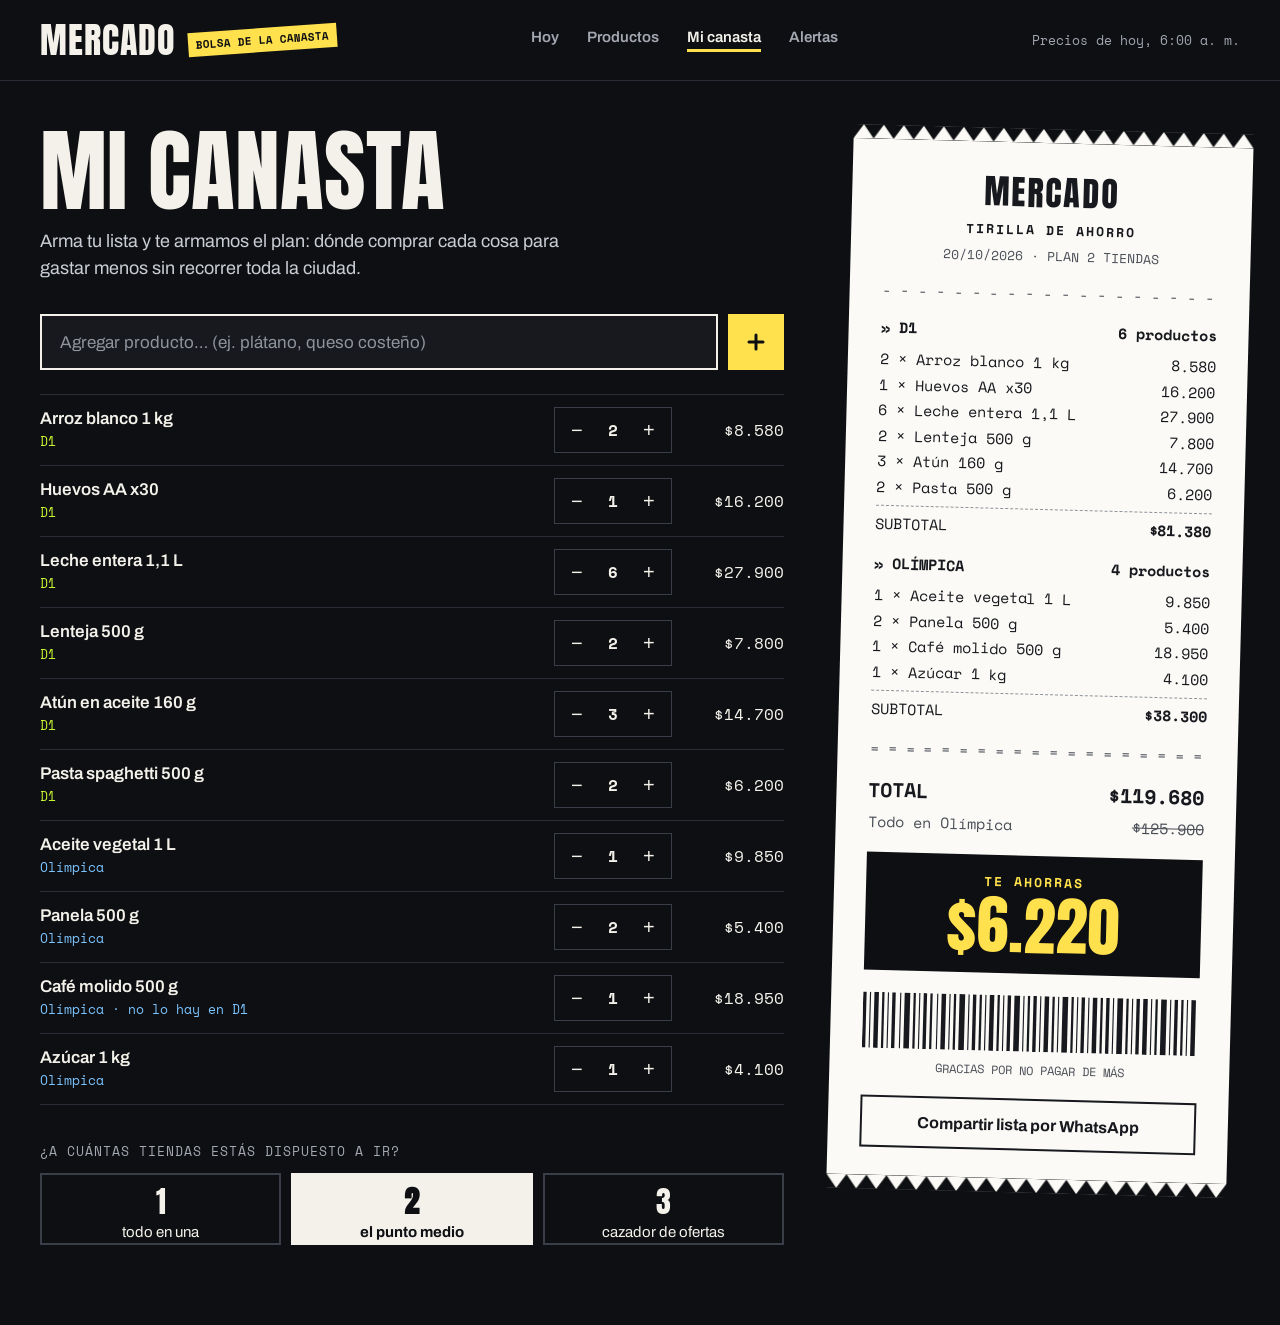
<file: .respaldo/2026-10-21-original/canasta.html>
<!doctype html>
<html lang="es">
<head>
<meta charset="utf-8">
<meta name="viewport" content="width=device-width, initial-scale=1">
<title>Mercado — Mi canasta</title>
<link rel="preconnect" href="https://fonts.googleapis.com">
<link rel="preconnect" href="https://fonts.gstatic.com" crossorigin>
<link rel="stylesheet" href="https://fonts.googleapis.com/css2?family=Anton&amp;family=Archivo:wght@400;500;600;700&amp;family=Space+Mono:wght@400;700&amp;display=swap">
<link rel="stylesheet" href="styles.css">
</head>
<body>
<div style="background: #0E0F12; color: #F3F1EA; font-family: 'Archivo', system-ui, sans-serif; min-height: 100vh">

<header style="max-width: 1320px; margin: 0 auto; padding: 22px 40px; display: flex; flex-wrap: wrap; align-items: center; justify-content: space-between; gap: 20px; border-bottom: 1px solid #2A2D35">
<a href="index.html" style="display: flex; align-items: center; gap: 12px; text-decoration: none; color: #F3F1EA">
<span style="font-family: 'Anton', sans-serif; font-size: 36px; letter-spacing: 1px; line-height: 1">MERCADO</span>
<span style="font-family: 'Space Mono', monospace; font-size: 11px; font-weight: 700; color: #0E0F12; background: var(--accent); padding: 4px 8px; transform: rotate(-4deg)">BOLSA DE LA CANASTA</span>
</a>
<nav aria-label="Principal" style="display: flex; flex-wrap: wrap; gap: 28px; font-size: 15px; font-weight: 600">
<a href="index.html" style="text-decoration: none; color: #A3A8B2">Hoy</a>
<a href="producto.html" style="text-decoration: none; color: #A3A8B2">Productos</a>
<a href="#" aria-current="page" style="text-decoration: none; border-bottom: 3px solid var(--accent); padding-bottom: 4px">Mi canasta</a>
<a href="alertas.html" style="text-decoration: none; color: #A3A8B2">Alertas</a>
</nav>
<span style="font-family: 'Space Mono', monospace; font-size: 13px; color: #A3A8B2">Precios de hoy, 6:00 a. m.</span>
</header>

<main style="max-width: 1320px; margin: 0 auto; padding: 48px 40px 80px; display: flex; flex-wrap: wrap; gap: 56px; align-items: flex-start">

<section aria-labelledby="lista" style="flex: 999 1 560px; min-width: 0">
<h1 id="lista" style="margin: 0; font-family: 'Anton', sans-serif; font-weight: 400; font-size: clamp(56px, 7vw, 96px); line-height: 0.95; text-transform: uppercase">Mi canasta</h1>
<p style="margin: 14px 0 0; font-size: 18px; line-height: 1.5; color: #C9CDD4; max-width: 560px">Arma tu lista y te armamos el plan: dónde comprar cada cosa para gastar menos sin recorrer toda la ciudad.</p>

<form style="margin-top: 32px; display: flex; gap: 10px">
<label for="nuevo" style="position: absolute; width: 1px; height: 1px; overflow: hidden; clip: rect(0 0 0 0)">Agregar producto</label>
<input id="nuevo" type="text" placeholder="Agregar producto… (ej. plátano, queso costeño)" style="flex: 1 1 auto; min-width: 0; height: 56px; box-sizing: border-box; padding: 0 18px; background: #17191E; color: #F3F1EA; border: 2px solid #F3F1EA; font-family: 'Archivo', sans-serif; font-size: 17px">
<button type="button" aria-label="Agregar" style="width: 56px; height: 56px; background: var(--accent); color: #0E0F12; border: none; cursor: pointer; display: flex; align-items: center; justify-content: center">
<svg width="24" height="24" viewBox="0 0 24 24" fill="none" stroke="currentColor" stroke-width="3" stroke-linecap="round" aria-hidden="true"><path d="M12 5v14M5 12h14"></path></svg>
</button>
</form>

<ul style="margin: 24px 0 0; padding: 0; list-style: none; border-top: 1px solid #2A2D35">

<li style="display: grid; grid-template-columns: minmax(0, 1fr) auto auto; align-items: center; gap: 20px; padding: 12px 0; border-bottom: 1px solid #2A2D35">
<span><span style="display: block; font-size: 17px; font-weight: 600">Arroz blanco 1 kg</span><span style="display: block; margin-top: 3px; font-family: 'Space Mono', monospace; font-size: 13px; color: #C6F432">D1</span></span>
<span style="display: flex; align-items: center; border: 1px solid #3A3E48">
<button type="button" aria-label="Quitar uno" style="width: 44px; height: 44px; background: transparent; color: #F3F1EA; border: none; font-size: 20px; cursor: pointer">−</button>
<span style="min-width: 28px; text-align: center; font-family: 'Space Mono', monospace; font-size: 16px; font-weight: 700">2</span>
<button type="button" aria-label="Agregar uno" style="width: 44px; height: 44px; background: transparent; color: #F3F1EA; border: none; font-size: 20px; cursor: pointer">+</button>
</span>
<span style="min-width: 92px; text-align: right; font-family: 'Space Mono', monospace; font-size: 16px">$8.580</span>
</li>

<li style="display: grid; grid-template-columns: minmax(0, 1fr) auto auto; align-items: center; gap: 20px; padding: 12px 0; border-bottom: 1px solid #2A2D35">
<span><span style="display: block; font-size: 17px; font-weight: 600">Huevos AA x30</span><span style="display: block; margin-top: 3px; font-family: 'Space Mono', monospace; font-size: 13px; color: #C6F432">D1</span></span>
<span style="display: flex; align-items: center; border: 1px solid #3A3E48">
<button type="button" aria-label="Quitar uno" style="width: 44px; height: 44px; background: transparent; color: #F3F1EA; border: none; font-size: 20px; cursor: pointer">−</button>
<span style="min-width: 28px; text-align: center; font-family: 'Space Mono', monospace; font-size: 16px; font-weight: 700">1</span>
<button type="button" aria-label="Agregar uno" style="width: 44px; height: 44px; background: transparent; color: #F3F1EA; border: none; font-size: 20px; cursor: pointer">+</button>
</span>
<span style="min-width: 92px; text-align: right; font-family: 'Space Mono', monospace; font-size: 16px">$16.200</span>
</li>

<li style="display: grid; grid-template-columns: minmax(0, 1fr) auto auto; align-items: center; gap: 20px; padding: 12px 0; border-bottom: 1px solid #2A2D35">
<span><span style="display: block; font-size: 17px; font-weight: 600">Leche entera 1,1 L</span><span style="display: block; margin-top: 3px; font-family: 'Space Mono', monospace; font-size: 13px; color: #C6F432">D1</span></span>
<span style="display: flex; align-items: center; border: 1px solid #3A3E48">
<button type="button" aria-label="Quitar uno" style="width: 44px; height: 44px; background: transparent; color: #F3F1EA; border: none; font-size: 20px; cursor: pointer">−</button>
<span style="min-width: 28px; text-align: center; font-family: 'Space Mono', monospace; font-size: 16px; font-weight: 700">6</span>
<button type="button" aria-label="Agregar uno" style="width: 44px; height: 44px; background: transparent; color: #F3F1EA; border: none; font-size: 20px; cursor: pointer">+</button>
</span>
<span style="min-width: 92px; text-align: right; font-family: 'Space Mono', monospace; font-size: 16px">$27.900</span>
</li>

<li style="display: grid; grid-template-columns: minmax(0, 1fr) auto auto; align-items: center; gap: 20px; padding: 12px 0; border-bottom: 1px solid #2A2D35">
<span><span style="display: block; font-size: 17px; font-weight: 600">Lenteja 500 g</span><span style="display: block; margin-top: 3px; font-family: 'Space Mono', monospace; font-size: 13px; color: #C6F432">D1</span></span>
<span style="display: flex; align-items: center; border: 1px solid #3A3E48">
<button type="button" aria-label="Quitar uno" style="width: 44px; height: 44px; background: transparent; color: #F3F1EA; border: none; font-size: 20px; cursor: pointer">−</button>
<span style="min-width: 28px; text-align: center; font-family: 'Space Mono', monospace; font-size: 16px; font-weight: 700">2</span>
<button type="button" aria-label="Agregar uno" style="width: 44px; height: 44px; background: transparent; color: #F3F1EA; border: none; font-size: 20px; cursor: pointer">+</button>
</span>
<span style="min-width: 92px; text-align: right; font-family: 'Space Mono', monospace; font-size: 16px">$7.800</span>
</li>

<li style="display: grid; grid-template-columns: minmax(0, 1fr) auto auto; align-items: center; gap: 20px; padding: 12px 0; border-bottom: 1px solid #2A2D35">
<span><span style="display: block; font-size: 17px; font-weight: 600">Atún en aceite 160 g</span><span style="display: block; margin-top: 3px; font-family: 'Space Mono', monospace; font-size: 13px; color: #C6F432">D1</span></span>
<span style="display: flex; align-items: center; border: 1px solid #3A3E48">
<button type="button" aria-label="Quitar uno" style="width: 44px; height: 44px; background: transparent; color: #F3F1EA; border: none; font-size: 20px; cursor: pointer">−</button>
<span style="min-width: 28px; text-align: center; font-family: 'Space Mono', monospace; font-size: 16px; font-weight: 700">3</span>
<button type="button" aria-label="Agregar uno" style="width: 44px; height: 44px; background: transparent; color: #F3F1EA; border: none; font-size: 20px; cursor: pointer">+</button>
</span>
<span style="min-width: 92px; text-align: right; font-family: 'Space Mono', monospace; font-size: 16px">$14.700</span>
</li>

<li style="display: grid; grid-template-columns: minmax(0, 1fr) auto auto; align-items: center; gap: 20px; padding: 12px 0; border-bottom: 1px solid #2A2D35">
<span><span style="display: block; font-size: 17px; font-weight: 600">Pasta spaghetti 500 g</span><span style="display: block; margin-top: 3px; font-family: 'Space Mono', monospace; font-size: 13px; color: #C6F432">D1</span></span>
<span style="display: flex; align-items: center; border: 1px solid #3A3E48">
<button type="button" aria-label="Quitar uno" style="width: 44px; height: 44px; background: transparent; color: #F3F1EA; border: none; font-size: 20px; cursor: pointer">−</button>
<span style="min-width: 28px; text-align: center; font-family: 'Space Mono', monospace; font-size: 16px; font-weight: 700">2</span>
<button type="button" aria-label="Agregar uno" style="width: 44px; height: 44px; background: transparent; color: #F3F1EA; border: none; font-size: 20px; cursor: pointer">+</button>
</span>
<span style="min-width: 92px; text-align: right; font-family: 'Space Mono', monospace; font-size: 16px">$6.200</span>
</li>

<li style="display: grid; grid-template-columns: minmax(0, 1fr) auto auto; align-items: center; gap: 20px; padding: 12px 0; border-bottom: 1px solid #2A2D35">
<span><span style="display: block; font-size: 17px; font-weight: 600">Aceite vegetal 1 L</span><span style="display: block; margin-top: 3px; font-family: 'Space Mono', monospace; font-size: 13px; color: #7CC4FF">Olímpica</span></span>
<span style="display: flex; align-items: center; border: 1px solid #3A3E48">
<button type="button" aria-label="Quitar uno" style="width: 44px; height: 44px; background: transparent; color: #F3F1EA; border: none; font-size: 20px; cursor: pointer">−</button>
<span style="min-width: 28px; text-align: center; font-family: 'Space Mono', monospace; font-size: 16px; font-weight: 700">1</span>
<button type="button" aria-label="Agregar uno" style="width: 44px; height: 44px; background: transparent; color: #F3F1EA; border: none; font-size: 20px; cursor: pointer">+</button>
</span>
<span style="min-width: 92px; text-align: right; font-family: 'Space Mono', monospace; font-size: 16px">$9.850</span>
</li>

<li style="display: grid; grid-template-columns: minmax(0, 1fr) auto auto; align-items: center; gap: 20px; padding: 12px 0; border-bottom: 1px solid #2A2D35">
<span><span style="display: block; font-size: 17px; font-weight: 600">Panela 500 g</span><span style="display: block; margin-top: 3px; font-family: 'Space Mono', monospace; font-size: 13px; color: #7CC4FF">Olímpica</span></span>
<span style="display: flex; align-items: center; border: 1px solid #3A3E48">
<button type="button" aria-label="Quitar uno" style="width: 44px; height: 44px; background: transparent; color: #F3F1EA; border: none; font-size: 20px; cursor: pointer">−</button>
<span style="min-width: 28px; text-align: center; font-family: 'Space Mono', monospace; font-size: 16px; font-weight: 700">2</span>
<button type="button" aria-label="Agregar uno" style="width: 44px; height: 44px; background: transparent; color: #F3F1EA; border: none; font-size: 20px; cursor: pointer">+</button>
</span>
<span style="min-width: 92px; text-align: right; font-family: 'Space Mono', monospace; font-size: 16px">$5.400</span>
</li>

<li style="display: grid; grid-template-columns: minmax(0, 1fr) auto auto; align-items: center; gap: 20px; padding: 12px 0; border-bottom: 1px solid #2A2D35">
<span><span style="display: block; font-size: 17px; font-weight: 600">Café molido 500 g</span><span style="display: block; margin-top: 3px; font-family: 'Space Mono', monospace; font-size: 13px; color: #7CC4FF">Olímpica · no lo hay en D1</span></span>
<span style="display: flex; align-items: center; border: 1px solid #3A3E48">
<button type="button" aria-label="Quitar uno" style="width: 44px; height: 44px; background: transparent; color: #F3F1EA; border: none; font-size: 20px; cursor: pointer">−</button>
<span style="min-width: 28px; text-align: center; font-family: 'Space Mono', monospace; font-size: 16px; font-weight: 700">1</span>
<button type="button" aria-label="Agregar uno" style="width: 44px; height: 44px; background: transparent; color: #F3F1EA; border: none; font-size: 20px; cursor: pointer">+</button>
</span>
<span style="min-width: 92px; text-align: right; font-family: 'Space Mono', monospace; font-size: 16px">$18.950</span>
</li>

<li style="display: grid; grid-template-columns: minmax(0, 1fr) auto auto; align-items: center; gap: 20px; padding: 12px 0; border-bottom: 1px solid #2A2D35">
<span><span style="display: block; font-size: 17px; font-weight: 600">Azúcar 1 kg</span><span style="display: block; margin-top: 3px; font-family: 'Space Mono', monospace; font-size: 13px; color: #7CC4FF">Olímpica</span></span>
<span style="display: flex; align-items: center; border: 1px solid #3A3E48">
<button type="button" aria-label="Quitar uno" style="width: 44px; height: 44px; background: transparent; color: #F3F1EA; border: none; font-size: 20px; cursor: pointer">−</button>
<span style="min-width: 28px; text-align: center; font-family: 'Space Mono', monospace; font-size: 16px; font-weight: 700">1</span>
<button type="button" aria-label="Agregar uno" style="width: 44px; height: 44px; background: transparent; color: #F3F1EA; border: none; font-size: 20px; cursor: pointer">+</button>
</span>
<span style="min-width: 92px; text-align: right; font-family: 'Space Mono', monospace; font-size: 16px">$4.100</span>
</li>

</ul>

<fieldset style="margin: 36px 0 0; padding: 0; border: none">
<legend style="padding: 0; font-family: 'Space Mono', monospace; font-size: 13px; color: #A3A8B2; letter-spacing: 1px">¿A CUÁNTAS TIENDAS ESTÁS DISPUESTO A IR?</legend>
<div style="margin-top: 12px; display: grid; grid-template-columns: repeat(3, minmax(0, 1fr)); gap: 10px">
<button type="button" style="min-height: 72px; background: transparent; color: #F3F1EA; border: 2px solid #3A3E48; cursor: pointer; font-family: 'Archivo', sans-serif; font-size: 15px"><span style="display: block; font-family: 'Anton', sans-serif; font-size: 30px">1</span>todo en una</button>
<button type="button" aria-pressed="true" style="min-height: 72px; background: #F3F1EA; color: #0E0F12; border: 2px solid #F3F1EA; cursor: pointer; font-family: 'Archivo', sans-serif; font-size: 15px; font-weight: 700"><span style="display: block; font-family: 'Anton', sans-serif; font-size: 30px">2</span>el punto medio</button>
<button type="button" style="min-height: 72px; background: transparent; color: #F3F1EA; border: 2px solid #3A3E48; cursor: pointer; font-family: 'Archivo', sans-serif; font-size: 15px"><span style="display: block; font-family: 'Anton', sans-serif; font-size: 30px">3</span>cazador de ofertas</button>
</div>
</fieldset>
</section>

<section aria-labelledby="tirilla" style="flex: 1 1 400px; max-width: 460px; min-width: 0; position: relative; transform: rotate(1.5deg)">
<svg width="100%" height="14" aria-hidden="true" style="display: block"><defs><pattern id="ztop" width="20" height="14" patternUnits="userSpaceOnUse"><polygon points="0,14 10,0 20,14" fill="#FBFAF6"></polygon></pattern></defs><rect width="100%" height="14" fill="url(#ztop)"></rect></svg>
<div style="background: #FBFAF6; color: #17191E; padding: 24px 32px 28px; font-family: 'Space Mono', monospace; font-size: 15px">
<p style="margin: 0; text-align: center; font-family: 'Anton', sans-serif; font-size: 34px; letter-spacing: 2px">MERCADO</p>
<h2 id="tirilla" style="margin: 2px 0 0; text-align: center; font-family: 'Space Mono', monospace; font-size: 13px; font-weight: 700; letter-spacing: 2px">TIRILLA DE AHORRO</h2>
<p style="margin: 6px 0 0; text-align: center; font-size: 13px; color: #4A4E57">20/10/2026 · PLAN 2 TIENDAS</p>
<p style="margin: 16px 0; color: #4A4E57; overflow: hidden; white-space: nowrap" aria-hidden="true">- - - - - - - - - - - - - - - - - - - - - - - - - - - -</p>


<div style="margin-bottom: 18px">
<p style="margin: 0 0 8px; display: flex; justify-content: space-between; font-weight: 700"><span>» D1</span><span>6 productos</span></p>

<p style="margin: 0; display: flex; justify-content: space-between; gap: 12px; line-height: 1.7"><span>2 × Arroz blanco 1 kg</span><span>8.580</span></p>

<p style="margin: 0; display: flex; justify-content: space-between; gap: 12px; line-height: 1.7"><span>1 × Huevos AA x30</span><span>16.200</span></p>

<p style="margin: 0; display: flex; justify-content: space-between; gap: 12px; line-height: 1.7"><span>6 × Leche entera 1,1 L</span><span>27.900</span></p>

<p style="margin: 0; display: flex; justify-content: space-between; gap: 12px; line-height: 1.7"><span>2 × Lenteja 500 g</span><span>7.800</span></p>

<p style="margin: 0; display: flex; justify-content: space-between; gap: 12px; line-height: 1.7"><span>3 × Atún 160 g</span><span>14.700</span></p>

<p style="margin: 0; display: flex; justify-content: space-between; gap: 12px; line-height: 1.7"><span>2 × Pasta 500 g</span><span>6.200</span></p>

<p style="margin: 6px 0 0; display: flex; justify-content: space-between; border-top: 1px dashed #8E939C; padding-top: 6px"><span>SUBTOTAL</span><span style="font-weight: 700">$81.380</span></p>
</div>

<div style="margin-bottom: 18px">
<p style="margin: 0 0 8px; display: flex; justify-content: space-between; font-weight: 700"><span>» OLÍMPICA</span><span>4 productos</span></p>

<p style="margin: 0; display: flex; justify-content: space-between; gap: 12px; line-height: 1.7"><span>1 × Aceite vegetal 1 L</span><span>9.850</span></p>

<p style="margin: 0; display: flex; justify-content: space-between; gap: 12px; line-height: 1.7"><span>2 × Panela 500 g</span><span>5.400</span></p>

<p style="margin: 0; display: flex; justify-content: space-between; gap: 12px; line-height: 1.7"><span>1 × Café molido 500 g</span><span>18.950</span></p>

<p style="margin: 0; display: flex; justify-content: space-between; gap: 12px; line-height: 1.7"><span>1 × Azúcar 1 kg</span><span>4.100</span></p>

<p style="margin: 6px 0 0; display: flex; justify-content: space-between; border-top: 1px dashed #8E939C; padding-top: 6px"><span>SUBTOTAL</span><span style="font-weight: 700">$38.300</span></p>
</div>


<p style="margin: 4px 0 16px; color: #4A4E57; overflow: hidden; white-space: nowrap" aria-hidden="true">= = = = = = = = = = = = = = = = = = = = = = = = = = = =</p>
<p style="margin: 0; display: flex; justify-content: space-between; font-size: 20px; font-weight: 700"><span>TOTAL</span><span>$119.680</span></p>
<p style="margin: 6px 0 0; display: flex; justify-content: space-between; color: #4A4E57"><span>Todo en Olímpica</span><span style="text-decoration: line-through">$125.900</span></p>

<div style="margin-top: 20px; padding: 16px; background: #0E0F12; color: var(--accent); text-align: center">
<p style="margin: 0; font-size: 13px; font-weight: 700; letter-spacing: 2px">TE AHORRAS</p>
<p style="margin: 2px 0 0; font-family: 'Anton', sans-serif; font-size: 64px; line-height: 1">$6.220</p>
</div>

<svg width="100%" height="56" viewBox="0 0 300 56" preserveAspectRatio="none" aria-hidden="true" style="display: block; margin-top: 22px"><g fill="#17191E"><rect x="0" y="0" width="3" height="56"></rect><rect x="6" y="0" width="1" height="56"></rect><rect x="10" y="0" width="4" height="56"></rect><rect x="17" y="0" width="2" height="56"></rect><rect x="22" y="0" width="1" height="56"></rect><rect x="26" y="0" width="3" height="56"></rect><rect x="33" y="0" width="1" height="56"></rect><rect x="37" y="0" width="5" height="56"></rect><rect x="45" y="0" width="2" height="56"></rect><rect x="50" y="0" width="1" height="56"></rect><rect x="54" y="0" width="3" height="56"></rect><rect x="60" y="0" width="2" height="56"></rect><rect x="66" y="0" width="1" height="56"></rect><rect x="70" y="0" width="4" height="56"></rect><rect x="77" y="0" width="1" height="56"></rect><rect x="81" y="0" width="2" height="56"></rect><rect x="86" y="0" width="5" height="56"></rect><rect x="94" y="0" width="1" height="56"></rect><rect x="98" y="0" width="3" height="56"></rect><rect x="104" y="0" width="2" height="56"></rect><rect x="109" y="0" width="1" height="56"></rect><rect x="113" y="0" width="4" height="56"></rect><rect x="120" y="0" width="2" height="56"></rect><rect x="125" y="0" width="1" height="56"></rect><rect x="129" y="0" width="3" height="56"></rect><rect x="135" y="0" width="5" height="56"></rect><rect x="143" y="0" width="1" height="56"></rect><rect x="147" y="0" width="2" height="56"></rect><rect x="152" y="0" width="3" height="56"></rect><rect x="158" y="0" width="1" height="56"></rect><rect x="162" y="0" width="4" height="56"></rect><rect x="169" y="0" width="2" height="56"></rect><rect x="174" y="0" width="1" height="56"></rect><rect x="178" y="0" width="5" height="56"></rect><rect x="186" y="0" width="2" height="56"></rect><rect x="191" y="0" width="1" height="56"></rect><rect x="195" y="0" width="3" height="56"></rect><rect x="201" y="0" width="1" height="56"></rect><rect x="205" y="0" width="4" height="56"></rect><rect x="212" y="0" width="2" height="56"></rect><rect x="217" y="0" width="3" height="56"></rect><rect x="223" y="0" width="1" height="56"></rect><rect x="227" y="0" width="5" height="56"></rect><rect x="235" y="0" width="2" height="56"></rect><rect x="240" y="0" width="1" height="56"></rect><rect x="244" y="0" width="3" height="56"></rect><rect x="250" y="0" width="4" height="56"></rect><rect x="257" y="0" width="1" height="56"></rect><rect x="261" y="0" width="2" height="56"></rect><rect x="266" y="0" width="5" height="56"></rect><rect x="274" y="0" width="1" height="56"></rect><rect x="278" y="0" width="3" height="56"></rect><rect x="284" y="0" width="2" height="56"></rect><rect x="289" y="0" width="1" height="56"></rect><rect x="293" y="0" width="4" height="56"></rect></g></svg>
<p style="margin: 10px 0 0; text-align: center; font-size: 12px; color: #4A4E57">GRACIAS POR NO PAGAR DE MÁS</p>
<button type="button" style="margin-top: 20px; width: 100%; min-height: 52px; background: transparent; color: #17191E; border: 2px solid #17191E; font-family: 'Archivo', sans-serif; font-size: 16px; font-weight: 700; cursor: pointer">Compartir lista por WhatsApp</button>
</div>
<svg width="100%" height="14" aria-hidden="true" style="display: block"><defs><pattern id="zbot" width="20" height="14" patternUnits="userSpaceOnUse"><polygon points="0,0 10,14 20,0" fill="#FBFAF6"></polygon></pattern></defs><rect width="100%" height="14" fill="url(#zbot)"></rect></svg>
</section>
</main>
</div>
</body>
</html>
</file>
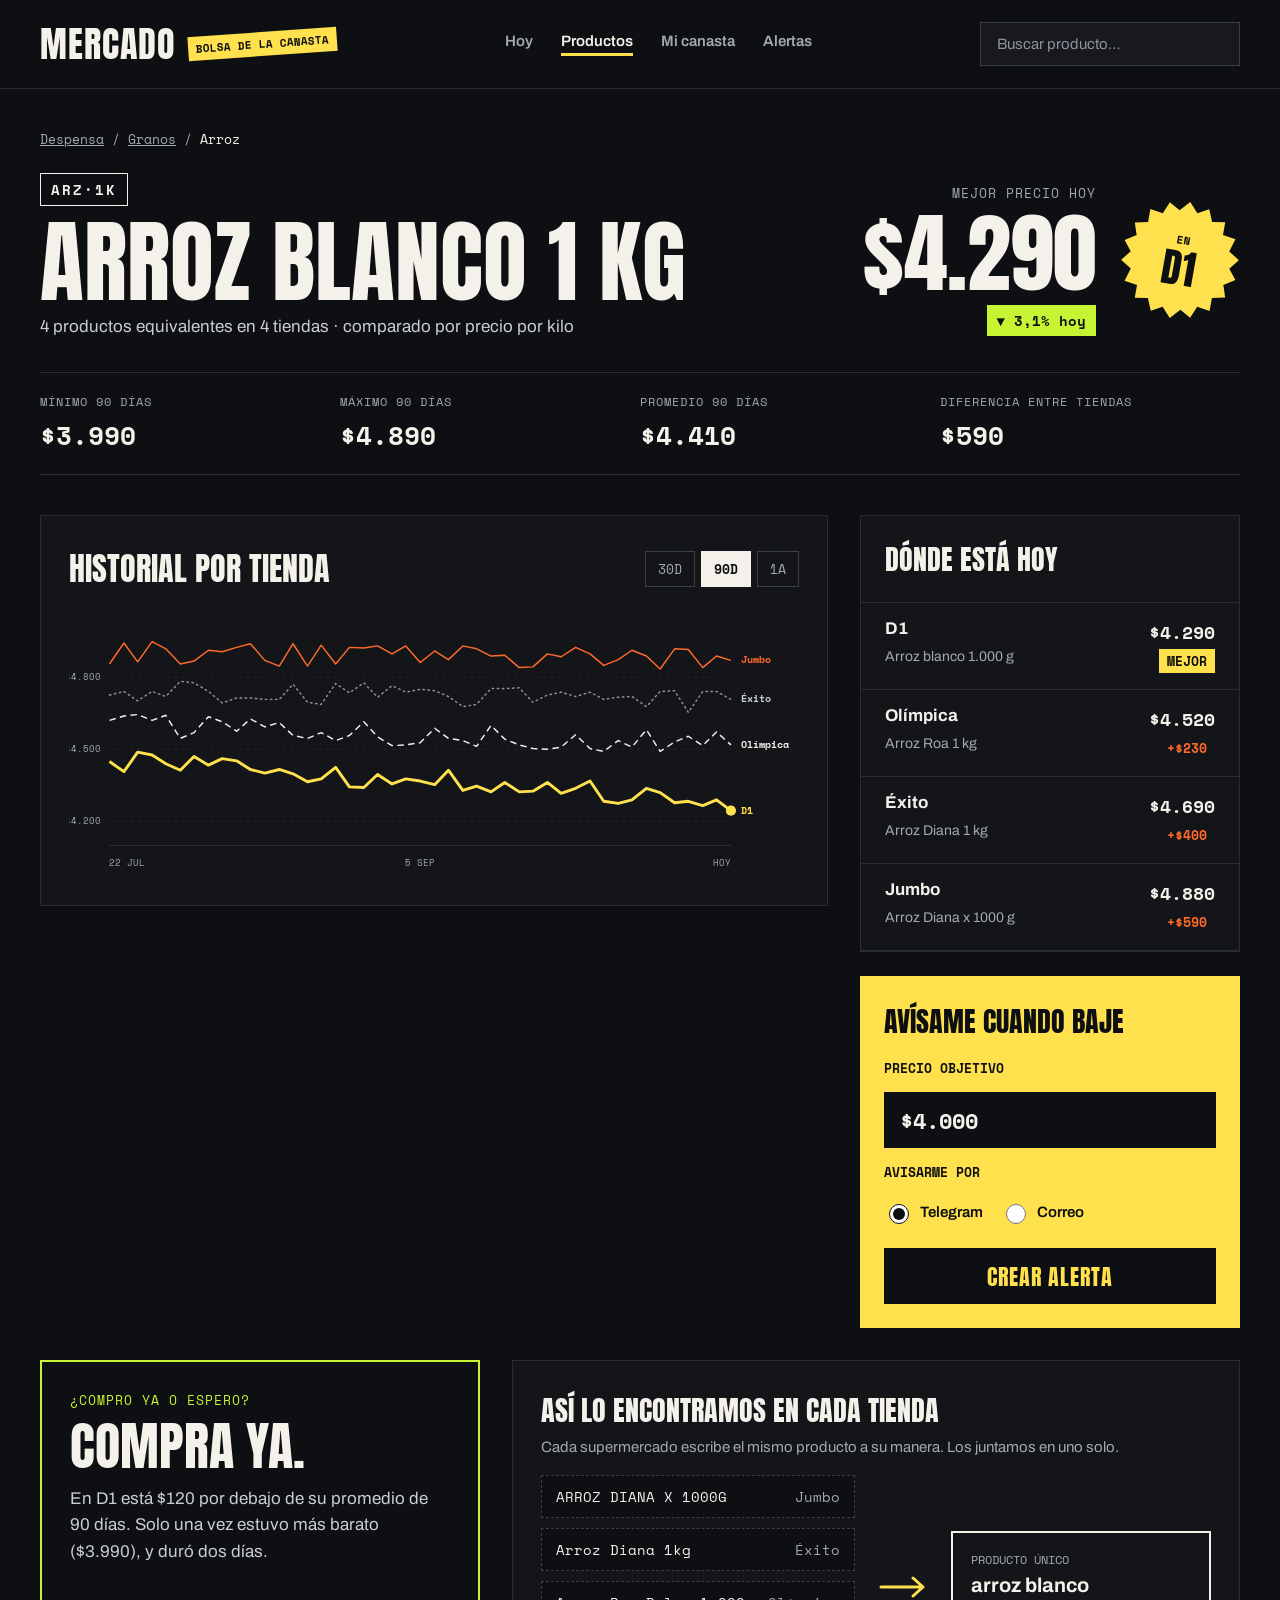
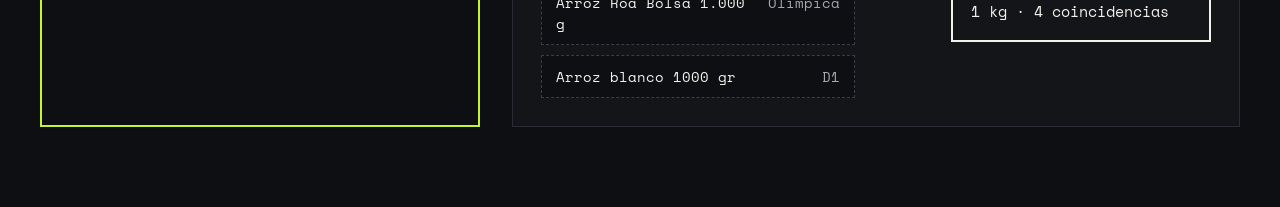
<file: .respaldo/2026-10-21-original/producto.html>
<!doctype html>
<html lang="es">
<head>
<meta charset="utf-8">
<meta name="viewport" content="width=device-width, initial-scale=1">
<title>Mercado — Arroz blanco 1 kg</title>
<link rel="preconnect" href="https://fonts.googleapis.com">
<link rel="preconnect" href="https://fonts.gstatic.com" crossorigin>
<link rel="stylesheet" href="https://fonts.googleapis.com/css2?family=Anton&amp;family=Archivo:wght@400;500;600;700&amp;family=Space+Mono:wght@400;700&amp;display=swap">
<link rel="stylesheet" href="styles.css">
</head>
<body>
<div style="background: #0E0F12; color: #F3F1EA; font-family: 'Archivo', system-ui, sans-serif; min-height: 100vh">

<header style="max-width: 1320px; margin: 0 auto; padding: 22px 40px; display: flex; flex-wrap: wrap; align-items: center; justify-content: space-between; gap: 20px; border-bottom: 1px solid #2A2D35">
<a href="index.html" style="display: flex; align-items: center; gap: 12px; text-decoration: none; color: #F3F1EA">
<span style="font-family: 'Anton', sans-serif; font-size: 36px; letter-spacing: 1px; line-height: 1">MERCADO</span>
<span style="font-family: 'Space Mono', monospace; font-size: 11px; font-weight: 700; color: #0E0F12; background: var(--accent); padding: 4px 8px; transform: rotate(-4deg)">BOLSA DE LA CANASTA</span>
</a>
<nav aria-label="Principal" style="display: flex; flex-wrap: wrap; gap: 28px; font-size: 15px; font-weight: 600">
<a href="index.html" style="text-decoration: none; color: #A3A8B2">Hoy</a>
<a href="#" aria-current="page" style="text-decoration: none; border-bottom: 3px solid var(--accent); padding-bottom: 4px">Productos</a>
<a href="canasta.html" style="text-decoration: none; color: #A3A8B2">Mi canasta</a>
<a href="alertas.html" style="text-decoration: none; color: #A3A8B2">Alertas</a>
</nav>
<label for="buscar" style="position: absolute; width: 1px; height: 1px; overflow: hidden; clip: rect(0 0 0 0)">Buscar producto</label>
<input id="buscar" type="search" placeholder="Buscar producto…" style="width: 260px; max-width: 100%; height: 44px; box-sizing: border-box; padding: 0 16px; background: #17191E; color: #F3F1EA; border: 1px solid #3A3E48; font-family: 'Archivo', sans-serif; font-size: 15px">
</header>

<main style="max-width: 1320px; margin: 0 auto; padding: 40px 40px 80px">
<nav aria-label="Ruta" style="font-family: 'Space Mono', monospace; font-size: 13px; color: #A3A8B2"><a href="#" style="color: #A3A8B2">Despensa</a> / <a href="#" style="color: #A3A8B2">Granos</a> / <span style="color: #F3F1EA">Arroz</span></nav>

<div style="margin-top: 24px; display: flex; flex-wrap: wrap; align-items: flex-end; justify-content: space-between; gap: 32px">
<div style="min-width: 0">
<span style="display: inline-block; padding: 5px 10px; border: 1px solid #F3F1EA; font-family: 'Space Mono', monospace; font-size: 14px; font-weight: 700; letter-spacing: 2px">ARZ·1K</span>
<h1 style="margin: 14px 0 0; font-family: 'Anton', sans-serif; font-weight: 400; font-size: clamp(56px, 7vw, 104px); line-height: 0.95; text-transform: uppercase">Arroz blanco 1 kg</h1>
<p style="margin: 12px 0 0; font-size: 17px; color: #C9CDD4">4 productos equivalentes en 4 tiendas · comparado por precio por kilo</p>
</div>
<div style="display: flex; align-items: center; gap: 24px">
<div style="text-align: right">
<p style="margin: 0; font-family: 'Space Mono', monospace; font-size: 13px; color: #A3A8B2; letter-spacing: 1px">MEJOR PRECIO HOY</p>
<p style="margin: 6px 0 0; font-family: 'Anton', sans-serif; font-size: 88px; line-height: 1">$4.290</p>
<p style="margin: 8px 0 0; display: inline-flex; padding: 5px 10px; background: #C6F432; color: #0E0F12; font-family: 'Space Mono', monospace; font-size: 14px; font-weight: 700">▼ 3,1% hoy</p>
</div>
<div style="position: relative; width: 120px; height: 120px; display: flex; flex-direction: column; align-items: center; justify-content: center; color: #0E0F12; transform: rotate(10deg)">
<svg width="120" height="120" viewBox="0 0 120 120" aria-hidden="true" style="position: absolute; inset: 0"><polygon points="60,1 69,11 80,5 85,17 98,15 98,28 111,30 107,43 118,50 110,60 118,70 107,77 111,89 98,92 98,105 85,103 80,115 69,109 60,119 51,109 40,115 35,103 22,105 22,92 9,90 13,77 2,70 10,60 2,50 13,43 9,31 22,28 22,15 35,17 40,5 51,11" style="fill: var(--accent)"></polygon></svg>
<span style="position: relative; font-family: 'Space Mono', monospace; font-size: 11px; font-weight: 700">EN</span>
<span style="position: relative; font-family: 'Anton', sans-serif; font-size: 40px; line-height: 1">D1</span>
</div>
</div>
</div>

<dl style="margin: 36px 0 0; display: grid; grid-template-columns: repeat(auto-fit, minmax(200px, 1fr)); border-top: 1px solid #2A2D35; border-bottom: 1px solid #2A2D35">
<div style="padding: 20px 0">
<dt style="font-family: 'Space Mono', monospace; font-size: 12px; color: #A3A8B2; letter-spacing: 1px">MÍNIMO 90 DÍAS</dt>
<dd style="margin: 6px 0 0; font-family: 'Space Mono', monospace; font-size: 26px; font-weight: 700">$3.990</dd>
</div>
<div style="padding: 20px 0">
<dt style="font-family: 'Space Mono', monospace; font-size: 12px; color: #A3A8B2; letter-spacing: 1px">MÁXIMO 90 DÍAS</dt>
<dd style="margin: 6px 0 0; font-family: 'Space Mono', monospace; font-size: 26px; font-weight: 700">$4.890</dd>
</div>
<div style="padding: 20px 0">
<dt style="font-family: 'Space Mono', monospace; font-size: 12px; color: #A3A8B2; letter-spacing: 1px">PROMEDIO 90 DÍAS</dt>
<dd style="margin: 6px 0 0; font-family: 'Space Mono', monospace; font-size: 26px; font-weight: 700">$4.410</dd>
</div>
<div style="padding: 20px 0">
<dt style="font-family: 'Space Mono', monospace; font-size: 12px; color: #A3A8B2; letter-spacing: 1px">DIFERENCIA ENTRE TIENDAS</dt>
<dd style="margin: 6px 0 0; font-family: 'Space Mono', monospace; font-size: 26px; font-weight: 700">$590</dd>
</div>
</dl>

<div style="margin-top: 40px; display: flex; flex-wrap: wrap; gap: 32px; align-items: flex-start">

<section aria-labelledby="hist" style="flex: 999 1 620px; min-width: 0; background: #141519; border: 1px solid #2A2D35; padding: 28px">
<div style="display: flex; flex-wrap: wrap; justify-content: space-between; align-items: center; gap: 12px">
<h2 id="hist" style="margin: 0; font-family: 'Anton', sans-serif; font-weight: 400; font-size: 32px; text-transform: uppercase">Historial por tienda</h2>
<div role="group" aria-label="Rango" style="display: flex; gap: 6px">
<button type="button" style="min-height: 36px; padding: 0 12px; background: transparent; color: #A3A8B2; border: 1px solid #3A3E48; font-family: 'Space Mono', monospace; font-size: 13px">30D</button>
<button type="button" aria-pressed="true" style="min-height: 36px; padding: 0 12px; background: #F3F1EA; color: #0E0F12; border: 1px solid #F3F1EA; font-family: 'Space Mono', monospace; font-size: 13px; font-weight: 700">90D</button>
<button type="button" style="min-height: 36px; padding: 0 12px; background: transparent; color: #A3A8B2; border: 1px solid #3A3E48; font-family: 'Space Mono', monospace; font-size: 13px">1A</button>
</div>
</div>
<svg viewBox="-56 -16 1010 360" role="img" aria-label="Precio del arroz 1 kg en 90 días: D1 siempre fue la más barata y bajó a 4.290 pesos; Jumbo la más cara, cerca de 4.880" style="display: block; width: 100%; height: auto; margin-top: 24px">
<line x1="0" y1="67" x2="860" y2="67" stroke="#2A2D35" stroke-dasharray="4 6"></line>
<line x1="0" y1="167" x2="860" y2="167" stroke="#2A2D35" stroke-dasharray="4 6"></line>
<line x1="0" y1="267" x2="860" y2="267" stroke="#2A2D35" stroke-dasharray="4 6"></line>
<line x1="0" y1="300" x2="860" y2="300" stroke="#3A3E48"></line>
<text x="-12" y="71" fill="#A3A8B2" font-family="Space Mono, monospace" font-size="13" text-anchor="end">$4.800</text>
<text x="-12" y="171" fill="#A3A8B2" font-family="Space Mono, monospace" font-size="13" text-anchor="end">$4.500</text>
<text x="-12" y="271" fill="#A3A8B2" font-family="Space Mono, monospace" font-size="13" text-anchor="end">$4.200</text>
<polyline points="0,49 20,20 39,46 59,18 78,28 98,49 117,45 137,30 156,32 176,26 195,21 215,44 235,52 254,21 274,52 293,23 313,49 332,26 352,27 371,24 391,35 410,24 430,47 450,31 469,43 489,24 508,28 528,38 547,37 567,54 586,53 606,35 625,39 645,26 665,35 684,51 704,43 723,30 743,38 762,56 782,28 801,29 821,54 840,38 860,44" fill="none" stroke="#FF6A2B" stroke-width="2" stroke-linejoin="round"></polyline>
<polyline points="0,92 20,87 39,100 59,87 78,94 98,73 117,75 137,87 156,103 176,96 195,96 215,98 235,98 254,77 274,102 293,105 313,76 332,89 352,75 371,95 391,79 410,88 430,84 450,86 469,94 489,108 508,105 528,83 547,83 567,82 586,102 606,92 625,88 645,94 665,88 684,98 704,95 723,94 743,108 762,87 782,86 801,116 821,87 840,87 860,98" fill="none" stroke="#8E939C" stroke-width="2" stroke-dasharray="2 5" stroke-linecap="round" stroke-linejoin="round"></polyline>
<polyline points="0,127 20,121 39,119 59,127 78,120 98,152 117,144 137,122 156,129 176,142 195,125 215,136 235,130 254,148 274,152 293,144 313,155 332,148 352,129 371,150 391,162 410,161 430,158 450,138 469,152 489,155 508,163 528,134 547,153 567,161 586,166 606,167 625,164 645,147 665,166 684,170 704,155 723,164 743,140 762,170 782,157 801,149 821,162 840,143 860,161" fill="none" stroke="#F3F1EA" stroke-width="2" stroke-dasharray="9 6" stroke-linejoin="round"></polyline>
<polyline points="0,184 20,198 39,171 59,175 78,187 98,196 117,177 137,189 156,180 176,183 195,195 215,200 235,195 254,201 274,212 293,208 313,192 332,219 352,220 371,202 391,215 410,208 430,211 450,216 469,196 489,224 508,218 528,226 547,213 567,226 586,225 606,213 625,228 645,221 665,211 684,239 704,242 723,237 743,221 762,227 782,241 801,239 821,245 840,237 860,252" fill="none" style="stroke: var(--accent)" stroke-width="4" stroke-linejoin="round"></polyline>
<circle cx="860" cy="252" r="7" style="fill: var(--accent)"></circle>
<text x="874" y="48" fill="#FF6A2B" font-family="Space Mono, monospace" font-size="14" font-weight="700">Jumbo</text>
<text x="874" y="102" fill="#C9CDD4" font-family="Space Mono, monospace" font-size="14" font-weight="700">Éxito</text>
<text x="874" y="165" fill="#F3F1EA" font-family="Space Mono, monospace" font-size="14" font-weight="700">Olímpica</text>
<text x="874" y="257" style="fill: var(--accent)" font-family="Space Mono, monospace" font-size="14" font-weight="700">D1</text>
<text x="0" y="328" fill="#A3A8B2" font-family="Space Mono, monospace" font-size="13">22 JUL</text>
<text x="430" y="328" fill="#A3A8B2" font-family="Space Mono, monospace" font-size="13" text-anchor="middle">5 SEP</text>
<text x="860" y="328" fill="#A3A8B2" font-family="Space Mono, monospace" font-size="13" text-anchor="end">HOY</text>
</svg>
</section>

<div style="flex: 1 1 380px; min-width: 0; display: flex; flex-direction: column; gap: 24px">
<section aria-labelledby="hoy" style="background: #141519; border: 1px solid #2A2D35">
<h2 id="hoy" style="margin: 0; padding: 22px 24px; font-family: 'Anton', sans-serif; font-weight: 400; font-size: 28px; text-transform: uppercase; border-bottom: 1px solid #2A2D35">Dónde está hoy</h2>

<div style="display: grid; grid-template-columns: minmax(0, 1fr) auto; gap: 4px 16px; padding: 16px 24px; border-bottom: 1px solid #2A2D35">
<span style="font-size: 17px; font-weight: 700">D1</span>
<span style="font-family: 'Space Mono', monospace; font-size: 18px; font-weight: 700; text-align: right">$4.290</span>
<span style="font-size: 14px; color: #A3A8B2">Arroz blanco 1.000 g</span>
<span style="justify-self: end; padding: 2px 8px; font-family: 'Space Mono', monospace; font-size: 13px; font-weight: 700; background: var(--accent); color: #0E0F12">MEJOR</span>
</div>

<div style="display: grid; grid-template-columns: minmax(0, 1fr) auto; gap: 4px 16px; padding: 16px 24px; border-bottom: 1px solid #2A2D35">
<span style="font-size: 17px; font-weight: 700">Olímpica</span>
<span style="font-family: 'Space Mono', monospace; font-size: 18px; font-weight: 700; text-align: right">$4.520</span>
<span style="font-size: 14px; color: #A3A8B2">Arroz Roa 1 kg</span>
<span style="justify-self: end; padding: 2px 8px; font-family: 'Space Mono', monospace; font-size: 13px; font-weight: 700; background: transparent; color: #FF6A2B">+$230</span>
</div>

<div style="display: grid; grid-template-columns: minmax(0, 1fr) auto; gap: 4px 16px; padding: 16px 24px; border-bottom: 1px solid #2A2D35">
<span style="font-size: 17px; font-weight: 700">Éxito</span>
<span style="font-family: 'Space Mono', monospace; font-size: 18px; font-weight: 700; text-align: right">$4.690</span>
<span style="font-size: 14px; color: #A3A8B2">Arroz Diana 1 kg</span>
<span style="justify-self: end; padding: 2px 8px; font-family: 'Space Mono', monospace; font-size: 13px; font-weight: 700; background: transparent; color: #FF6A2B">+$400</span>
</div>

<div style="display: grid; grid-template-columns: minmax(0, 1fr) auto; gap: 4px 16px; padding: 16px 24px; border-bottom: 1px solid #2A2D35">
<span style="font-size: 17px; font-weight: 700">Jumbo</span>
<span style="font-family: 'Space Mono', monospace; font-size: 18px; font-weight: 700; text-align: right">$4.880</span>
<span style="font-size: 14px; color: #A3A8B2">Arroz Diana x 1000 g</span>
<span style="justify-self: end; padding: 2px 8px; font-family: 'Space Mono', monospace; font-size: 13px; font-weight: 700; background: transparent; color: #FF6A2B">+$590</span>
</div>

</section>

<section aria-labelledby="alerta" style="background: var(--accent); color: #0E0F12; padding: 24px">
<h2 id="alerta" style="margin: 0; font-family: 'Anton', sans-serif; font-weight: 400; font-size: 28px; text-transform: uppercase">Avísame cuando baje</h2>
<form style="margin-top: 16px; display: flex; flex-direction: column; gap: 14px">
<label for="objetivo" style="font-family: 'Space Mono', monospace; font-size: 13px; font-weight: 700">PRECIO OBJETIVO</label>
<input id="objetivo" type="text" inputmode="numeric" value="$4.000" style="height: 56px; box-sizing: border-box; padding: 0 16px; background: #0E0F12; color: #F3F1EA; border: none; font-family: 'Space Mono', monospace; font-size: 22px; font-weight: 700">
<fieldset style="margin: 0; padding: 0; border: none; display: flex; flex-wrap: wrap; gap: 18px; font-size: 15px; font-weight: 600">
<legend style="padding: 0; margin-bottom: 8px; font-family: 'Space Mono', monospace; font-size: 13px; font-weight: 700">AVISARME POR</legend>
<label style="display: flex; align-items: center; gap: 8px; min-height: 44px"><input type="radio" name="canal" checked style="width: 20px; height: 20px; accent-color: #0E0F12"> Telegram</label>
<label style="display: flex; align-items: center; gap: 8px; min-height: 44px"><input type="radio" name="canal" style="width: 20px; height: 20px; accent-color: #0E0F12"> Correo</label>
</fieldset>
<button type="button" style="height: 56px; background: #0E0F12; color: var(--accent); border: none; font-family: 'Anton', sans-serif; font-size: 22px; letter-spacing: 1px; cursor: pointer">CREAR ALERTA</button>
</form>
</section>
</div>
</div>

<div style="margin-top: 32px; display: flex; flex-wrap: wrap; gap: 32px">
<section aria-labelledby="veredicto" style="flex: 1 1 380px; border: 2px solid #C6F432; padding: 28px">
<p style="margin: 0; font-family: 'Space Mono', monospace; font-size: 13px; color: #C6F432; letter-spacing: 1px">¿COMPRO YA O ESPERO?</p>
<h2 id="veredicto" style="margin: 10px 0 0; font-family: 'Anton', sans-serif; font-weight: 400; font-size: 52px; line-height: 1; text-transform: uppercase">Compra ya.</h2>
<p style="margin: 14px 0 0; font-size: 17px; line-height: 1.55; color: #C9CDD4">En D1 está $120 por debajo de su promedio de 90 días. Solo una vez estuvo más barato ($3.990), y duró dos días.</p>
</section>

<section aria-labelledby="empareja" style="flex: 999 1 560px; min-width: 0; background: #141519; border: 1px solid #2A2D35; padding: 28px">
<h2 id="empareja" style="margin: 0; font-family: 'Anton', sans-serif; font-weight: 400; font-size: 28px; text-transform: uppercase">Así lo encontramos en cada tienda</h2>
<p style="margin: 8px 0 20px; font-size: 15px; color: #A3A8B2">Cada supermercado escribe el mismo producto a su manera. Los juntamos en uno solo.</p>
<div style="display: flex; flex-wrap: wrap; align-items: center; gap: 24px">
<ul style="flex: 1 1 300px; margin: 0; padding: 0; list-style: none; display: flex; flex-direction: column; gap: 10px">

<li style="display: flex; justify-content: space-between; gap: 12px; padding: 10px 14px; background: #0E0F12; border: 1px dashed #3A3E48; font-family: 'Space Mono', monospace; font-size: 14px"><span>ARROZ DIANA X 1000G</span><span style="color: #A3A8B2">Jumbo</span></li>

<li style="display: flex; justify-content: space-between; gap: 12px; padding: 10px 14px; background: #0E0F12; border: 1px dashed #3A3E48; font-family: 'Space Mono', monospace; font-size: 14px"><span>Arroz Diana 1kg</span><span style="color: #A3A8B2">Éxito</span></li>

<li style="display: flex; justify-content: space-between; gap: 12px; padding: 10px 14px; background: #0E0F12; border: 1px dashed #3A3E48; font-family: 'Space Mono', monospace; font-size: 14px"><span>Arroz Roa Bolsa 1.000 g</span><span style="color: #A3A8B2">Olímpica</span></li>

<li style="display: flex; justify-content: space-between; gap: 12px; padding: 10px 14px; background: #0E0F12; border: 1px dashed #3A3E48; font-family: 'Space Mono', monospace; font-size: 14px"><span>Arroz blanco 1000 gr</span><span style="color: #A3A8B2">D1</span></li>

</ul>
<svg width="48" height="24" viewBox="0 0 48 24" fill="none" style="stroke: var(--accent)" stroke-width="3" stroke-linecap="round" stroke-linejoin="round" aria-hidden="true"><path d="M2 12h42M34 3l10 9-10 9"></path></svg>
<div style="flex: 0 1 220px; padding: 18px; border: 2px solid #F3F1EA">
<p style="margin: 0; font-family: 'Space Mono', monospace; font-size: 12px; color: #A3A8B2">PRODUCTO ÚNICO</p>
<p style="margin: 6px 0 0; font-size: 20px; font-weight: 700">arroz blanco</p>
<p style="margin: 4px 0 0; font-family: 'Space Mono', monospace; font-size: 15px">1 kg · 4 coincidencias</p>
</div>
</div>
</section>
</div>
</main>
</div>
</body>
</html>
</file>
<file: styles.css>
/* Mercado — estilos compartidos
   Todas las pantallas leen sus colores, tamaños y componentes de este archivo.

   SISTEMA DE COLOR — cada color tiene un solo trabajo:
   --accent  Marca y "lo mejor": logo, botón principal, "la más barata", la estrella de oferta.
   --baja    El precio bajó (bueno para quien compra). Siempre con ▼ o texto.
   --sube    El precio subió (malo para quien compra). Siempre con ▲ o texto.
   --igual   Sin cambio. Siempre con = o texto.
   Las tiendas NO tienen color propio: se nombran con texto y, en los gráficos,
   se distinguen por grosor y tipo de línea.
   Si cambias --accent, no uses un verde ni un naranja: chocarían con --baja y --sube. */

:root {
  /* Superficies (fondo oscuro, de más hondo a más elevado) */
  --bg: #0E0F12;
  --surface-1: #121318;
  --surface-2: #141519;
  --surface-3: #17191E;

  /* Tinta */
  --ink: #F3F1EA;
  --ink-2: #C9CDD4;
  --ink-3: #A3A8B2;

  /* Líneas: --line separa, --control delimita algo que se toca (≥3:1) */
  --line: #2A2D35;
  --control: #646A75;
  --bar: #8E939C;          /* barras neutras del ranking, raya de subtotal y placeholder */

  /* Papel de la tirilla */
  --paper: #FBFAF6;
  --paper-ink: #17191E;
  --paper-ink-2: #4A4E57;

  /* Roles */
  --accent: #FFE14D;
  --on-accent: #0E0F12;
  --baja: #45E77A;
  --sube: #FF6A2B;
  --igual: #A3A8B2;
  --on-signal: #0E0F12;
  --error: #FF7A8A;        /* solo fallos del sistema; siempre con ícono y texto */

  /* Tipos */
  --display: 'Anton', 'Archivo', sans-serif;
  --text: 'Archivo', system-ui, sans-serif;
  --data: 'Space Mono', ui-monospace, monospace;

  /* Medidas */
  --gutter: 40px;
  --max: 1320px;
  --tap: 44px;
  --tabbar-h: 68px;
}

@media (max-width: 760px) {
  :root { --gutter: 16px; }
}

/* ---------- Base ---------- */

*, *::before, *::after { box-sizing: border-box; }
[hidden] { display: none !important; }

html { -webkit-text-size-adjust: 100%; }

body {
  margin: 0;
  background: var(--bg);
  color: var(--ink);
  font-family: var(--text);
  font-size: 16px;
  line-height: 1.5;
  font-variant-numeric: tabular-nums;
}

::selection { background: var(--accent); color: var(--on-accent); }

a { color: var(--ink); text-underline-offset: 3px; }
a:hover { color: var(--accent); }

input, button, select { font: inherit; color: inherit; }
button { cursor: pointer; }
input::placeholder { color: var(--bar); }

:focus-visible {
  outline: 3px solid var(--accent);
  outline-offset: 3px;
}
/* Sobre superficies amarillas o de papel el anillo pasa a tinta oscura */
.on-accent :focus-visible,
.tirilla :focus-visible { outline-color: var(--on-accent); }

h1, h2, h3, p, ul, ol, dl, dd, figure { margin: 0; }
ul, ol { padding: 0; list-style: none; }

.sr-only {
  position: absolute; width: 1px; height: 1px; padding: 0; margin: -1px;
  overflow: hidden; clip: rect(0 0 0 0); white-space: nowrap; border: 0;
}

.skip {
  position: absolute; left: 16px; top: -100px; z-index: 50;
  padding: 10px 16px; background: var(--accent); color: var(--on-accent);
  font-weight: 700; text-decoration: none;
}
.skip:focus { top: 12px; }
.skip:hover, .on-accent a:hover { color: var(--on-accent); text-decoration-thickness: 2px; }

.wrap { max-width: var(--max); margin: 0 auto; padding-inline: var(--gutter); }

.mono { font-family: var(--data); }
.muted { color: var(--ink-3); }

/* ---------- Encabezado ---------- */

.site-header {
  max-width: var(--max); margin: 0 auto; padding: 22px var(--gutter);
  display: flex; flex-wrap: wrap; align-items: center; justify-content: space-between; gap: 20px;
}
.header-band { border-bottom: 1px solid var(--line); }

.brand { display: flex; align-items: center; gap: 12px; min-height: var(--tap); text-decoration: none; color: var(--ink); }
.brand-name { font-family: var(--display); font-size: 36px; letter-spacing: 1px; line-height: 1; }
.brand-tag {
  font-family: var(--data); font-size: 11px; font-weight: 700; color: var(--on-accent);
  background: var(--accent); padding: 4px 8px; transform: rotate(-4deg);
}
.brand:hover { color: var(--ink); }

.nav { display: flex; gap: 28px; font-size: 15px; font-weight: 600; }
.nav a { display: inline-flex; align-items: center; min-height: var(--tap); text-decoration: none; color: var(--ink-3); padding-top: 3px; border-bottom: 3px solid transparent; }
.nav a:hover { color: var(--ink); }
.nav a[aria-current="page"] { color: var(--ink); border-bottom-color: var(--accent); }

.header-tool { display: flex; align-items: center; gap: 12px; }
.freshness { font-family: var(--data); font-size: 13px; color: var(--ink-3); }

.pill-button {
  display: inline-flex; align-items: center; gap: 8px; min-height: var(--tap); padding: 0 16px;
  background: transparent; color: var(--ink); border: 1px solid var(--control); border-radius: 999px;
  font-size: 14px; font-weight: 600; text-decoration: none;
}
.pill-button:hover { border-color: var(--ink); color: var(--ink); }
.city-time { padding-left: 8px; border-left: 1px solid var(--control); font-family: var(--data); font-size: 13px; font-weight: 400; color: var(--ink-3); }

.header-search { display: flex; }
.header-search input {
  width: 240px; max-width: 100%; height: var(--tap); padding: 0 14px;
  background: var(--surface-3); border: 1px solid var(--control); border-right: 0; font-size: 15px;
}
.header-search button {
  width: var(--tap); height: var(--tap); display: grid; place-items: center;
  background: var(--surface-3); border: 1px solid var(--control);
}

/* ---------- Barra inferior (móvil) ---------- */

.tabbar {
  display: none;
  position: fixed; left: 0; right: 0; bottom: 0; z-index: 20;
  grid-template-columns: repeat(4, minmax(0, 1fr));
  padding: 6px 4px calc(6px + env(safe-area-inset-bottom));
  background: var(--surface-1); border-top: 1px solid var(--line);
}
.tabbar a {
  min-height: 52px; display: flex; flex-direction: column; align-items: center; justify-content: center; gap: 4px;
  text-decoration: none; color: var(--ink-3); font-size: 12px; font-weight: 600;
}
.tabbar a[aria-current="page"] { color: var(--accent); font-weight: 700; }

@media (max-width: 760px) {
  .segmented span { padding: 0 9px; font-size: 12px; }
  .header-tool { width: 100%; }
  .header-tool .header-search { flex: 1 1 auto; min-width: 0; }
  .header-search ~ .city .city-time { display: none; }
  .tabbar { display: grid; }
  body:not(.movil) { padding-bottom: var(--tabbar-h); }
  .site-header .nav { display: none; }
  .site-header { padding-block: 14px; gap: 12px; }
  .brand-name { font-size: 30px; }
  .header-search { width: 100%; }
  .header-search input { flex: 1; width: auto; }
}

/* ---------- Cinta de cotizaciones ---------- */

.ticker {
  display: flex; align-items: stretch;
  border-top: 1px solid var(--line); border-bottom: 1px solid var(--line); background: var(--surface-1);
}
.ticker-label {
  flex: none; display: flex; align-items: center; gap: 10px; padding: 0 12px 0 var(--gutter);
  border-right: 1px solid var(--line); background: var(--bg);
  font-family: var(--data); font-size: 12px; font-weight: 700; color: var(--ink-3); white-space: nowrap;
}
.ticker-toggle {
  width: var(--tap); height: var(--tap); flex: none; display: grid; place-items: center;
  background: transparent; border: 1px solid var(--control); color: var(--ink);
}
.ticker-toggle .icon-play { display: none; }
.ticker.paused .ticker-toggle .icon-play { display: block; }
.ticker.paused .ticker-toggle .icon-pause { display: none; }
.ticker-window { flex: 1; min-width: 0; overflow: hidden; }
.tape { display: flex; width: max-content; animation: tick 60s linear infinite; }
.ticker.paused .tape { animation-play-state: paused; }
.tape ul { display: flex; }
.quote {
  display: flex; align-items: baseline; gap: 10px; padding: 13px 24px;
  border-right: 1px solid var(--line); font-family: var(--data); font-size: 14px; white-space: nowrap;
}
.quote b { color: var(--ink); }
.quote .price { color: var(--ink-2); }
.quote .store { color: var(--ink-3); font-size: 12px; }

@keyframes tick {
  from { transform: translateX(0); }
  to { transform: translateX(-50%); }
}
@media (prefers-reduced-motion: reduce) {
  .tape { animation: none; }
  .ticker-window { overflow-x: auto; }
  .ticker-toggle { display: none; }
  .tape ul[aria-hidden] { display: none; }
}
@media (max-width: 760px) {
  .tl-time { display: none; }
  .ticker-label { padding-left: var(--gutter); }
}

/* ---------- Señales de precio ---------- */

.delta {
  display: inline-flex; align-items: center; justify-content: center; gap: 4px;
  padding: 5px 10px; font-family: var(--data); font-size: 14px; font-weight: 700; white-space: nowrap;
  color: var(--on-signal);
}
.delta.baja { background: var(--baja); }
.delta.sube { background: var(--sube); }
.delta.igual { background: transparent; color: var(--igual); border: 1px solid var(--control); }
.txt-baja { color: var(--baja); }
.txt-sube { color: var(--sube); }
.txt-igual { color: var(--igual); }

.tag-best {
  display: inline-block; padding: 2px 8px; background: var(--accent); color: var(--on-accent);
  font-family: var(--data); font-size: 13px; font-weight: 700;
}

/* ---------- Tipos de títulos ---------- */

.display-1 {
  font-family: var(--display); font-weight: 400; text-transform: uppercase;
  font-size: clamp(52px, 8vw, 96px); line-height: 0.95; letter-spacing: -0.5px; text-wrap: balance;
}
.display-2 {
  font-family: var(--display); font-weight: 400; text-transform: uppercase;
  font-size: clamp(34px, 4.5vw, 48px); line-height: 1; text-wrap: balance;
}
.display-3 {
  font-family: var(--display); font-weight: 400; text-transform: uppercase;
  font-size: 28px; line-height: 1.05;
}
.label {
  font-family: var(--data); font-size: 13px; letter-spacing: 1px; color: var(--ink-3); text-transform: uppercase;
}
.lead { font-size: 19px; line-height: 1.5; color: var(--ink-2); max-width: 58ch; }

.section { padding-block: 0 72px; }
.section-head { display: flex; flex-wrap: wrap; align-items: flex-end; justify-content: space-between; gap: 8px 16px; margin-bottom: 24px; }
.section-note { font-size: 15px; color: var(--ink-3); max-width: 60ch; }

/* ---------- Botones ---------- */

.btn {
  display: inline-flex; align-items: center; justify-content: center; gap: 10px;
  min-height: var(--tap); padding: 0 18px; border: 1px solid var(--ink);
  background: transparent; color: var(--ink); font-size: 15px; font-weight: 600; text-decoration: none;
}
.btn:hover { background: var(--ink); color: var(--bg); }
/* Botón principal = etiqueta de precio colgada: punta a la izquierda, orificio y un balanceo al pasar el cursor.
   La forma se dibuja en ::before para que el anillo de foco del botón no quede recortado. */
.btn-primary {
  --tag: var(--accent); --tag-ink: var(--on-accent); --hole: var(--bg);
  position: relative; isolation: isolate;
  display: inline-flex; align-items: center; justify-content: center; text-decoration: none;
  min-height: 56px; padding: 0 28px 0 40px; border: 0; background: transparent; color: var(--tag-ink);
  font-family: var(--display); font-size: 22px; font-weight: 400; letter-spacing: 1px; text-transform: uppercase;
  transform-origin: 6px 50%;
  transition: transform 260ms cubic-bezier(0.16, 1, 0.3, 1);
}
.btn-primary::before {
  content: ""; position: absolute; inset: 0; z-index: -1; background: var(--tag);
  clip-path: polygon(18px 0, 100% 0, 100% 100%, 18px 100%, 0 50%);
  transition: background-color 160ms ease-out;
}
.btn-primary::after {
  content: ""; position: absolute; left: 14px; top: 50%; width: 9px; height: 9px; margin-top: -4.5px;
  border-radius: 50%; background: var(--hole);
}
.btn-primary:hover { color: var(--tag-ink); transform: rotate(-2.5deg); }
.btn-primary:hover::before { background: var(--ink); }
.btn-primary:active { transform: rotate(0deg) scale(0.97); transition-duration: 80ms; }
.btn-dark { --tag: var(--on-accent); --tag-ink: var(--accent); --hole: var(--accent); }
.btn-dark:hover { color: var(--accent); }
.btn-dark:hover::before { background: var(--surface-3); }
@media (prefers-reduced-motion: reduce) {
  .add-btn svg, .fab { transition: none; }
  .add-btn:hover svg, .fab:hover { transform: none; }
  .btn-primary, .btn-primary:hover, .btn-primary:active { transform: none; transition: none; }
}
.btn-block { width: 100%; }

.icon-btn {
  width: var(--tap); height: var(--tap); display: grid; place-items: center;
  background: transparent; border: 1px solid var(--control); color: var(--ink);
}
.icon-btn:hover { border-color: var(--accent); background: var(--accent); color: var(--on-accent); }

/* ---------- Controles segmentados (radios con forma de botón) ---------- */

.segmented { display: flex; flex-wrap: wrap; gap: 6px; border: 0; margin: 0; padding: 0; }
.segmented legend { padding: 0; }
.segmented label { position: relative; }
.segmented input { position: absolute; opacity: 0; inset: 0; margin: 0; cursor: pointer; }
.segmented span {
  display: inline-flex; align-items: center; min-height: var(--tap); padding: 0 12px;
  border: 1px solid var(--control); color: var(--ink-3); font-family: var(--data); font-size: 13px;
}
.segmented input:checked + span { background: var(--ink); border-color: var(--ink); color: var(--bg); font-weight: 700; }
.segmented input:hover + span { border-color: var(--ink); color: var(--ink); }
.segmented input:checked:hover + span { color: var(--bg); }
.segmented input:focus-visible + span { outline: 3px solid var(--accent); outline-offset: 3px; }

/* ---------- Campos ---------- */

.field-label { display: block; font-family: var(--data); font-size: 13px; color: var(--ink-3); letter-spacing: 1px; text-transform: uppercase; }
.input {
  height: 56px; padding: 0 18px; background: var(--surface-3); color: var(--ink);
  border: 2px solid var(--ink); font-size: 18px; min-width: 0;
}
.money {
  display: flex; align-items: center; height: 56px; background: var(--bg); color: var(--ink);
  font-family: var(--data); font-size: 22px; font-weight: 700;
}
.money span { padding-left: 16px; color: var(--ink-3); }
.money input {
  flex: 1; min-width: 0; height: 100%; padding: 0 16px 0 6px; border: 0; background: transparent;
  font-family: var(--data); font-size: 22px; font-weight: 700;
}
.hint { font-size: 14px; line-height: 1.5; }

/* ---------- Paneles y filas ---------- */

.panel { background: var(--surface-2); border: 1px solid var(--line); }
.panel-pad { padding: 28px; }

.row-head {
  display: flex; flex-wrap: wrap; justify-content: space-between; align-items: baseline; gap: 4px 12px;
  padding: 18px 24px; border-bottom: 1px solid var(--line);
}
.row-head h3 { font-size: 20px; font-weight: 700; }

.mover {
  display: grid; grid-template-columns: minmax(0, 1fr) auto auto auto; align-items: center; gap: 16px;
  padding: 14px 16px 14px 24px; border-bottom: 1px solid var(--line);
}
.mover a { text-decoration: none; }
.mover a:hover .mover-name { color: var(--accent); }
.mover-name { display: block; font-size: 17px; font-weight: 600; }
.mover-store { display: block; margin-top: 2px; font-size: 14px; color: var(--ink-3); }
.mover-price { font-family: var(--data); font-size: 17px; }
.mover .delta { min-width: 84px; }

.disclaimer { font-size: 14px; line-height: 1.5; color: var(--ink-3); }

/* ---------- Estrella de oferta ---------- */
/* Solo anuncia que un precio BAJÓ. No se usa como adorno en otros contextos. */

.starburst {
  position: relative; width: min(300px, 72vw); aspect-ratio: 1;
  display: flex; flex-direction: column; align-items: center; justify-content: center; text-align: center;
  text-decoration: none; color: var(--on-accent); transform: rotate(-8deg);
}
.starburst:hover { color: var(--on-accent); }
.starburst svg { position: absolute; inset: 0; width: 100%; height: 100%; }
.starburst svg polygon { fill: var(--accent); transition: transform 300ms cubic-bezier(0.16, 1, 0.3, 1); transform-origin: center; }
.starburst:hover svg polygon { transform: rotate(6deg); }
.starburst > span { position: relative; }
.starburst .sb-kick { font-family: var(--data); font-size: 14px; font-weight: 700; letter-spacing: 2px; }
.starburst .sb-big { font-family: var(--display); font-size: clamp(52px, 16vw, 76px); line-height: 1; }
.starburst .sb-name { font-size: 17px; font-weight: 700; }
.starburst .sb-meta { margin-top: 2px; font-family: var(--data); font-size: 14px; }
@media (prefers-reduced-motion: reduce) {
  .starburst svg polygon { transition: none; }
}

/* ---------- Pie ---------- */

.site-footer {
  max-width: var(--max); margin: 0 auto; padding: 28px var(--gutter) 40px;
  display: flex; flex-wrap: wrap; justify-content: space-between; gap: 8px 24px;
  font-size: 14px; color: var(--ink-3); border-top: 1px solid var(--line);
}
.site-footer .mono { font-size: 13px; }

/* ---------- Gráficos ---------- */

.chart { display: block; width: 100%; height: auto; }
.chart-mobile { display: none; }
@media (max-width: 760px) {
  .chart-desktop { display: none; }
  .chart-mobile { display: block; }
}

/* ---------- Detalles plegables ---------- */

.more summary {
  display: inline-flex; align-items: center; gap: 8px; min-height: var(--tap);
  cursor: pointer; font-weight: 600; text-decoration: underline; text-underline-offset: 3px; list-style: none;
}
.more summary::-webkit-details-marker { display: none; }
.more summary::after { content: "+"; font-family: var(--data); }
.more[open] summary::after { content: "−"; }

/* ---------- Pantalla móvil (Alertas) ---------- */
/* En escritorio se muestra centrada como un teléfono de 390 px; en un teléfono ocupa toda la pantalla. */

body.movil { display: flex; justify-content: center; padding: 24px 0; background: #07080A; }
.phone {
  position: relative; width: 390px; min-height: 844px; background: var(--bg);
  display: flex; flex-direction: column;
}
.phone .tabbar { display: grid; position: sticky; margin-top: auto; }
@media (max-width: 480px) {
  body.movil { display: block; padding: 0; background: var(--bg); }
  .phone { width: 100%; min-height: 100dvh; }
}

/* =========================================================
   HOY (index.html)
   ========================================================= */

.hero { padding-block: 64px 64px; display: flex; flex-wrap: wrap; align-items: center; gap: 40px 48px; }
.hero-copy { flex: 999 1 500px; min-width: 0; }
.hero-title {
  font-family: var(--display); font-weight: 400; text-transform: uppercase;
  font-size: clamp(56px, 8.4vw, 96px); line-height: 0.92; letter-spacing: -0.5px;
}
.hero-title span { color: var(--accent); }
.hero-lead { margin-top: 24px; }
.hero-meta { margin-top: 16px; font-size: 15px; color: var(--ink-3); }
.search { margin-top: 32px; max-width: 680px; }
.search-row { margin-top: 10px; display: flex; flex-wrap: wrap; gap: 12px; }
.search-row .input { flex: 1 1 300px; height: 64px; font-size: 20px; }
.search-row .btn-primary { min-height: 64px; padding: 0 36px 0 48px; font-size: 26px; }
.chips { margin-top: 16px; display: flex; flex-wrap: wrap; align-items: center; gap: 8px 10px; font-size: 14px; color: var(--ink-3); }
.chips a {
  display: inline-flex; align-items: center; min-height: var(--tap); padding: 0 14px;
  border: 1px solid var(--control); border-radius: 999px; text-decoration: none; color: var(--ink);
}
.chips a:hover { border-color: var(--accent); }
.hero-sticker { flex: 1 1 300px; display: flex; justify-content: center; }

.index-panel { display: flex; flex-wrap: wrap; }
.index-figure { flex: 1 1 340px; padding: 32px; border-right: 1px solid var(--line); display: flex; flex-direction: column; align-items: flex-start; gap: 14px; }
.index-headline { font-size: 21px; font-weight: 700; line-height: 1.3; max-width: 24ch; text-wrap: balance; }
.index-value { font-family: var(--display); font-size: clamp(52px, 7vw, 72px); line-height: 1; }
.index-caption { margin-top: -6px; font-size: 14px; color: var(--ink-3); }
.index-explain { font-size: 16px; line-height: 1.55; color: var(--ink-2); max-width: 46ch; }
.index-chart { flex: 999 1 520px; min-width: 0; padding: 32px; }
.index-chart-head { display: flex; flex-wrap: wrap; justify-content: space-between; align-items: center; gap: 12px; margin-bottom: 20px; }
.chart-title { font-size: 16px; font-weight: 700; }

.movers { display: flex; flex-wrap: wrap; gap: 24px; }
.movers-col { flex: 1 1 460px; min-width: 0; border-top-width: 6px; }
.baja-col { border-top-color: var(--baja); }
.sube-col { border-top-color: var(--sube); }

.ranking { display: flex; flex-direction: column; gap: 14px; }
.rank-row { display: grid; grid-template-columns: 150px minmax(0, 1fr) 150px; align-items: center; gap: 20px; }
.rank-store { font-family: var(--display); font-size: 30px; text-transform: uppercase; line-height: 1; }
.rank-track { height: 52px; background: var(--surface-3); }
.rank-bar {
  height: 100%; display: flex; align-items: center; justify-content: flex-end; padding-right: 16px;
  background: var(--bar); color: var(--on-accent); font-family: var(--data); font-size: 14px; font-weight: 700;
}
.rank-row.best .rank-bar { background: var(--accent); text-transform: uppercase; }
.rank-total { font-family: var(--data); font-size: 20px; text-align: right; }

.steps-band { background: var(--surface-1); border-top: 1px solid var(--line); border-bottom: 1px solid var(--line); padding-block: 64px; }
.steps { margin-top: 32px; display: grid; grid-template-columns: repeat(auto-fit, minmax(260px, 1fr)); gap: 40px; }
.step-num {
  display: inline-flex; align-items: center; height: 44px; padding: 0 16px 0 30px;
  background: var(--accent); color: var(--on-accent); font-family: var(--display); font-size: 26px; line-height: 1;
  clip-path: polygon(14px 0, 100% 0, 100% 100%, 14px 100%, 0 50%);
  -webkit-mask: radial-gradient(circle at 12px 50%, transparent 4px, #000 4.5px);
  mask: radial-gradient(circle at 12px 50%, transparent 4px, #000 4.5px);
}
.steps h3 { margin: 12px 0 8px; font-size: 22px; font-weight: 700; }
.steps p { font-size: 16px; line-height: 1.55; color: var(--ink-2); max-width: 46ch; }

@media (max-width: 760px) {
  .hero { padding-block: 32px 48px; }
  .hero-lead { font-size: 17px; }
  .search-row .btn-primary { width: 100%; }
  .index-figure { border-right: 0; border-bottom: 1px solid var(--line); padding: 24px 20px; }
  .index-chart { padding: 24px 20px; }
  .mover { grid-template-columns: minmax(0, 1fr) auto auto; padding: 14px 12px 14px 16px; gap: 6px 12px; }
  .mover .mover-price { grid-column: 2; grid-row: 1; text-align: right; }
  .mover .delta { grid-column: 2; grid-row: 2; min-width: 0; justify-self: end; }
  .mover a { grid-column: 1; grid-row: 1 / span 2; }
  .mover .icon-btn { grid-column: 3; grid-row: 1 / span 2; }
  .row-head { padding: 16px; }
  .rank-row { grid-template-columns: minmax(0, 1fr) auto; gap: 8px 12px; }
  .rank-store { font-size: 24px; }
  .rank-track { grid-column: 1 / -1; grid-row: 2; height: 40px; }
  .rank-total { grid-column: 2; grid-row: 1; font-size: 17px; }
  .rank-bar { padding-right: 10px; font-size: 13px; }
  .steps-band { padding-block: 48px; }
}

/* =========================================================
   PRODUCTO (producto.html)
   ========================================================= */

.product-page { padding-block: 32px 80px; }

.crumbs ol { display: flex; flex-wrap: wrap; gap: 4px 0; font-size: 13px; color: var(--ink-3); }
.crumbs li + li::before { content: "/"; padding: 0 8px; }
.crumbs a { display: inline-block; padding-block: 12px; color: var(--ink-3); }
.crumbs ol { align-items: center; }
.crumbs [aria-current] { display: inline-block; padding-block: 12px; color: var(--ink); }

.product-top { margin-top: 24px; display: flex; flex-wrap: wrap; align-items: flex-end; justify-content: space-between; gap: 32px; }
.product-title { flex: 1 1 520px; min-width: 0; }
.product-meta { margin-top: 14px; font-size: 17px; color: var(--ink-2); max-width: 62ch; }
.product-meta abbr { text-decoration: none; border-bottom: 1px dotted var(--ink-3); color: var(--ink); cursor: help; }

.best-box { flex: 0 1 auto; display: flex; flex-direction: column; align-items: flex-start; gap: 8px; }
.product-title .display-1 { font-size: clamp(40px, 5vw, 60px); }
.best-price { font-family: var(--display); font-size: clamp(48px, 5.5vw, 64px); line-height: 1; }
.best-have { font-size: 14px; color: var(--ink-3); }
.best-where { font-size: 17px; color: var(--ink-2); }
.best-where strong { color: var(--ink); }
.best-actions { margin-top: 10px; display: flex; flex-wrap: wrap; gap: 10px; }
.best-actions .btn { min-height: 56px; }

/* Veredicto: el color del borde repite lo que dice el texto, nunca lo reemplaza */
.verdict {
  margin-top: 40px; padding: 28px 32px; border: 2px solid var(--control);
  display: flex; flex-wrap: wrap; gap: 20px 48px; align-items: flex-start;
}
.verdict.v-compra { border-color: var(--baja); }
.verdict.v-espera { border-color: var(--sube); }
.verdict-main { flex: 1 1 280px; }
.verdict-q { font-size: 17px; font-weight: 700; }
.verdict-a { margin-top: 6px; font-family: var(--display); font-size: clamp(64px, 9vw, 96px); line-height: 0.95; text-transform: uppercase; }
.v-compra .verdict-a { color: var(--baja); }
.v-espera .verdict-a { color: var(--sube); }
.verdict-fact { margin-top: 12px; font-size: 17px; font-weight: 600; color: var(--ink); max-width: 30ch; }
.range { margin: 0; padding-top: 28px; }
.range-track { position: relative; height: 8px; background: var(--surface-3); border: 1px solid var(--control); }
.range-avg { position: absolute; top: -6px; bottom: -6px; width: 2px; margin-left: -1px; background: var(--ink-3); }
.range-today { position: absolute; top: 50%; width: 18px; height: 18px; margin: -9px 0 0 -9px; border-radius: 50%; background: var(--ink); border: 3px solid var(--bg); }
.v-compra .range-today { background: var(--baja); }
.v-espera .range-today { background: var(--sube); }
.range-today-label { position: absolute; bottom: calc(100% + 12px); transform: translateX(-50%); white-space: nowrap; font-family: var(--data); font-size: 13px; font-weight: 700; color: var(--ink); }
.range-scale { position: relative; display: flex; justify-content: space-between; margin-top: 10px; font-family: var(--data); font-size: 13px; color: var(--ink-3); }
.range-scale-avg { position: absolute; top: 0; transform: translateX(-50%); white-space: nowrap; }
.verdict-why { flex: 2 1 420px; display: flex; flex-direction: column; gap: 10px; font-size: 17px; line-height: 1.55; color: var(--ink-2); max-width: 70ch; }
.more-body { padding-top: 6px; font-size: 15px; display: flex; flex-direction: column; gap: 8px; }
.more-body ul { display: flex; flex-direction: column; gap: 6px; }
.more-body li { padding-left: 16px; position: relative; }
.more-body li::before { content: ""; position: absolute; left: 0; top: 0.65em; width: 6px; height: 6px; background: var(--ink-3); }

.stats { margin-top: 32px; }
.stats dl { margin-top: 10px; display: grid; grid-template-columns: repeat(auto-fit, minmax(180px, 1fr)); border-top: 1px solid var(--line); border-bottom: 1px solid var(--line); }
.stats dl > div { padding: 18px 16px 18px 0; }
.stats dt { font-family: var(--data); font-size: 12px; color: var(--ink-3); letter-spacing: 0.5px; text-transform: uppercase; }
.stats dd { margin-top: 6px; font-family: var(--data); font-size: 26px; font-weight: 700; }

.product-grid { margin-top: 40px; display: grid; grid-template-columns: minmax(340px, 400px) minmax(0, 1fr); gap: 32px; align-items: start; }
@media (max-width: 900px) { .product-grid { grid-template-columns: minmax(0, 1fr); } }
.product-main { min-width: 0; display: flex; flex-direction: column; gap: 32px; }
.history-head, .where-head { display: flex; flex-wrap: wrap; justify-content: space-between; align-items: center; gap: 12px; }
.legend-note { margin: 10px 0 16px; font-size: 14px; color: var(--ink-3); }
.product-side { min-width: 0; display: flex; flex-direction: column; gap: 24px; }

.where-head { padding: 20px 24px; border-bottom: 1px solid var(--line); }
.where-note { flex-basis: 100%; font-size: 14px; color: var(--ink-3); }
.where-row { display: grid; grid-template-columns: minmax(0, 1fr) auto; gap: 4px 16px; padding: 16px 24px; border-bottom: 1px solid var(--line); }
.where-row:last-child { border-bottom: 0; }
.where-store { font-size: 17px; font-weight: 700; }
.where-price { font-family: var(--data); font-size: 18px; font-weight: 700; text-align: right; }
.where-name { font-size: 14px; color: var(--ink-3); }
.where-diff { justify-self: end; font-family: var(--data); font-size: 13px; color: var(--ink-3); }
.where-row .tag-best { justify-self: end; }

.alert-form { background: var(--accent); color: var(--on-accent); padding: 24px; }
.alert-form form { margin-top: 16px; display: flex; flex-direction: column; gap: 12px; }
.af-label { display: block; padding: 0; font-family: var(--data); font-size: 13px; font-weight: 700; text-transform: uppercase; letter-spacing: 0.5px; }
.af-hint { font-size: 14px; line-height: 1.5; color: #4A4316; }
.af-hint a { color: var(--on-accent); }
.af-channels { margin: 4px 0 0; padding: 0; border: 0; display: grid; grid-template-columns: 1fr 1fr; gap: 8px; }
.af-channels legend { margin-bottom: 8px; }
.af-channel { position: relative; display: flex; gap: 10px; align-items: flex-start; padding: 12px; border: 2px solid #6E6326; cursor: pointer; }
.af-channel:has(input:checked) { border-color: var(--on-accent); background: rgba(14, 15, 18, 0.06); }
.af-channel input { width: 20px; height: 20px; margin: 1px 0 0; accent-color: var(--on-accent); flex: none; }
.af-channel span { display: flex; flex-direction: column; }
.af-channel small { font-size: 13px; color: #4A4316; }
.alert-form .money { margin-top: 2px; }
.btn-dark.btn-primary { margin-top: 4px; }

.matching-intro { margin: 8px 0 20px; font-size: 15px; color: var(--ink-3); max-width: 70ch; }
.matching-body { display: flex; flex-wrap: wrap; align-items: center; gap: 24px; }
.matching-list { flex: 1 1 300px; display: flex; flex-direction: column; gap: 10px; }
.matching-list li { display: flex; justify-content: space-between; gap: 12px; padding: 10px 14px; background: var(--bg); border: 1px dashed var(--control); font-family: var(--data); font-size: 14px; }
.matching-result { flex: 0 1 240px; padding: 18px; border: 2px solid var(--ink); display: flex; flex-direction: column; gap: 6px; }
.mr-name { font-size: 20px; font-weight: 700; }

@media (max-width: 760px) {
  .product-page { padding-block: 20px 56px; }
  .best-box { width: 100%; }
  .best-actions { width: 100%; }
  .best-actions > * { flex: 1 1 100%; }
  .verdict { padding: 22px 20px; margin-top: 28px; }
  .history.panel-pad, .matching.panel-pad { padding: 20px 16px; }
  .where-head, .where-row { padding-inline: 16px; }
  .matching-arrow { transform: rotate(90deg); margin: 0 auto; }
  .matching-result { flex-basis: 100%; }
  .stats dl { grid-template-columns: 1fr 1fr; }
}

.stats dl > div { display: flex; flex-direction: column; justify-content: space-between; gap: 6px; }
.stats dd { margin-top: 0; }

/* =========================================================
   MI CANASTA (canasta.html)
   ========================================================= */

.basket-page { padding-block: 48px 80px; display: flex; flex-wrap: wrap; gap: 48px; align-items: flex-start; }
.basket-list { flex: 999 1 480px; min-width: 0; }
.basket-lead { margin-top: 14px; font-size: 18px; }

.basket-add { margin-top: 32px; }
.basket-add-row { margin-top: 10px; display: flex; gap: 10px; }
.basket-add-row .input { flex: 1 1 auto; font-size: 17px; }
.add-btn { width: 56px; height: 56px; flex: none; display: grid; place-items: center; background: var(--accent); color: var(--on-accent); border: 0; }
.add-btn:hover { background: var(--ink); }
.add-btn svg { transition: transform 260ms cubic-bezier(0.16, 1, 0.3, 1); }
.add-btn:hover svg { transform: rotate(90deg); }

.plan { margin: 32px 0 0; padding: 0; border: 0; }
.plan legend { padding: 0; }
.plan-options { margin-top: 12px; display: grid; grid-template-columns: repeat(3, minmax(0, 1fr)); gap: 10px; }
.plan-options label { position: relative; }
.plan-options input { position: absolute; inset: 0; opacity: 0; margin: 0; cursor: pointer; }
.plan-options span {
  display: flex; flex-direction: column; align-items: center; justify-content: center; min-height: 76px; padding: 8px;
  border: 2px solid var(--control); text-align: center; font-size: 15px; line-height: 1.2;
}
.plan-options small { display: block; margin-top: 4px; font-family: var(--data); font-size: 13px; font-weight: 400; color: var(--ink-3); }
.plan-options input:checked + span small { color: var(--paper-ink-2); }
.plan-note { display: block; margin-top: 2px; font-size: 12px; font-style: normal; color: var(--ink-3); line-height: 1.25; }
.plan-options input:checked + span .plan-note { color: var(--paper-ink-2); }
.plan-warn { display: block; margin-top: 4px; font-size: 12px; font-style: normal; font-weight: 700; color: var(--sube); line-height: 1.25; }
.plan-options input:checked + span .plan-warn { color: #8A1C00; }
.plan-options input:disabled + span { opacity: 0.5; border-style: dashed; cursor: not-allowed; }
.plan-options b { font-family: var(--display); font-weight: 400; font-size: 30px; line-height: 1.1; }
.plan-options input:hover + span { border-color: var(--ink); }
.plan-options input:checked + span { background: var(--ink); border-color: var(--ink); color: var(--bg); font-weight: 700; }
.plan-options input:focus-visible + span { outline: 3px solid var(--accent); outline-offset: 3px; }

.store-group { margin-top: 32px; }
.store-head { display: flex; justify-content: space-between; align-items: baseline; gap: 12px; padding-bottom: 10px; border-bottom: 2px solid var(--ink); }
.store-head h2 { font-family: var(--display); font-weight: 400; font-size: 30px; text-transform: uppercase; line-height: 1; }
.store-head .mono { font-size: 14px; color: var(--ink-2); }

.basket-row {
  display: grid; grid-template-columns: minmax(0, 1fr) auto 96px auto; align-items: center; gap: 16px;
  padding: 12px 0; border-bottom: 1px solid var(--line);
}
.br-info { min-width: 0; display: flex; flex-direction: column; gap: 2px; }
.br-name { font-size: 17px; font-weight: 600; }
.br-unit { font-family: var(--data); font-size: 13px; color: var(--ink-3); }
.row-note { color: var(--ink-2); }
.stepper { display: flex; align-items: center; border: 1px solid var(--control); }
.stepper button { width: var(--tap); height: var(--tap); display: grid; place-items: center; background: transparent; border: 0; color: var(--ink); }
.stepper button:hover { background: var(--surface-3); }
.stepper button[aria-disabled="true"] { color: var(--control); cursor: not-allowed; }
.stepper button[aria-disabled="true"]:hover { background: transparent; }
.stepper output { min-width: 28px; text-align: center; font-family: var(--data); font-size: 16px; font-weight: 700; }
.br-total { text-align: right; font-family: var(--data); font-size: 16px; }
.br-remove { width: var(--tap); height: var(--tap); display: grid; place-items: center; background: transparent; border: 0; color: var(--ink-3); }
.br-remove:hover { color: var(--sube); }
.basket-note { margin-top: 20px; }

.tirilla-wrap { flex: 1 1 340px; max-width: 460px; min-width: 0; position: sticky; top: 24px; }
.zigzag { display: block; }
.tirilla { background: var(--paper); color: var(--paper-ink); padding: 24px 32px 28px; font-family: var(--data); font-size: 15px; }
.t-brand { text-align: center; font-family: var(--display); font-size: 34px; letter-spacing: 2px; line-height: 1.1; }
.t-title { margin-top: 2px; text-align: center; font-size: 13px; font-weight: 700; letter-spacing: 2px; }
.t-sub { margin-top: 6px; text-align: center; font-size: 13px; color: var(--paper-ink-2); }
.t-plan { margin-top: 2px; }
.t-rule { margin: 16px 0; color: var(--paper-ink-2); overflow: hidden; white-space: nowrap; }
.t-group { margin-bottom: 18px; }
.t-store { margin-bottom: 8px; display: flex; justify-content: space-between; font-weight: 700; }
.t-line { display: flex; justify-content: space-between; gap: 12px; line-height: 1.7; }
.t-sub-total { margin-top: 6px; padding-top: 6px; display: flex; justify-content: space-between; border-top: 1px dashed var(--bar); }
.t-sub-total span:last-child { font-weight: 700; }
.t-total { display: flex; justify-content: space-between; font-size: 20px; font-weight: 700; }
.t-compare { margin-top: 6px; display: flex; justify-content: space-between; color: var(--paper-ink-2); }
.t-save { margin-top: 20px; padding: 16px; background: var(--bg); color: var(--accent); text-align: center; }
.t-save-label { font-size: 13px; font-weight: 700; letter-spacing: 2px; }
.t-save-value { margin-top: 2px; font-family: var(--display); font-size: 64px; line-height: 1; }
.t-fine + .t-fine { margin-top: 6px; }
.t-fine { margin-top: 12px; font-family: var(--text); font-size: 13px; line-height: 1.5; color: var(--paper-ink-2); }
.t-barcode { display: block; margin-top: 20px; }
.t-thanks { margin-top: 10px; text-align: center; font-size: 12px; color: var(--paper-ink-2); }
.t-share {
  margin-top: 20px; width: 100%; min-height: 52px; display: flex; align-items: center; justify-content: center; gap: 10px;
  background: transparent; color: var(--paper-ink); border: 2px solid var(--paper-ink);
  font-family: var(--text); font-size: 16px; font-weight: 700;
}
.t-share:hover { background: var(--paper-ink); color: var(--paper); }

@media (min-width: 1100px) {
  /* La tirilla se inclina solo en pantallas grandes, donde es adorno y no estorba la lectura */
  .tirilla-wrap { transform: rotate(1.5deg); }
}

.basket-bar { display: none; }
@media (max-width: 760px) {
  .basket-page { padding-block: 24px 40px; gap: 40px; }
  .basket-row { grid-template-columns: minmax(0, 1fr) auto; grid-template-areas: "info total" "step remove"; gap: 8px 12px; }
  .br-info { grid-area: info; }
  .br-total { grid-area: total; align-self: start; padding-top: 2px; }
  .stepper { grid-area: step; justify-self: start; }
  .br-remove { grid-area: remove; justify-self: end; }
  .plan-options span { font-size: 13px; }
  .tirilla-wrap { position: static; max-width: none; }
  .tirilla { padding: 20px 18px 24px; font-size: 14px; }
  .basket-bar {
    display: flex; position: fixed; left: 0; right: 0; bottom: var(--tabbar-h); z-index: 19;
    align-items: center; justify-content: space-between; gap: 12px;
    padding: 6px var(--gutter); background: var(--surface-3); border-top: 1px solid var(--control);
  }
  .basket-bar p { display: flex; flex-wrap: wrap; align-items: baseline; gap: 0 10px; font-size: 14px; }
  .basket-bar .btn { flex: none; white-space: nowrap; padding: 0 14px; }
  .basket-bar strong { font-size: 18px; }
  .bb-label { color: var(--ink-3); }
  .bb-save { color: var(--accent); font-weight: 700; }
  body:has(.basket-bar) { padding-bottom: calc(var(--tabbar-h) + 60px); }
}

/* =========================================================
   ALERTAS (alertas.html, pantalla móvil)
   ========================================================= */

.phone-head { padding: 28px 20px 8px; display: flex; justify-content: space-between; align-items: flex-start; gap: 12px; }
.phone-title { font-family: var(--display); font-weight: 400; font-size: 46px; line-height: 1; text-transform: uppercase; }
.phone-sub { margin-top: 6px; font-size: 14px; color: var(--ink-3); }
.fab { width: 52px; height: 52px; flex: none; border-radius: 50%; display: grid; place-items: center; background: var(--accent); color: var(--on-accent); }
.fab { transition: transform 260ms cubic-bezier(0.16, 1, 0.3, 1); }
.fab:hover { background: var(--ink); color: var(--on-accent); transform: rotate(90deg); }

.phone-main { flex: 1 0 auto; padding: 0 20px 24px; }

.hit { display: flex; flex-direction: column; align-items: center; text-align: center; padding-top: 4px; }
.starburst-sm { width: min(210px, 56vw); transform: rotate(-6deg); }
.starburst-sm .sb-big { font-size: 40px; }
.starburst-sm .sb-name { margin-top: 2px; font-size: 16px; }
.starburst-sm .sb-price { font-family: var(--data); font-size: 21px; font-weight: 700; }
.starburst-sm .sb-meta { font-size: 13px; }
.hit-note { margin-top: 8px; font-size: 14px; color: var(--ink-2); max-width: 32ch; }
.hit-basket { margin-top: 6px; font-size: 14px; font-weight: 600; color: var(--ink); }
.hit-actions { margin-top: 14px; width: 100%; display: grid; grid-template-columns: 1fr; gap: 8px; }
.hit-actions .btn-primary { min-height: 52px; padding: 0 16px 0 36px; font-size: 20px; }
.hit-actions .btn { min-height: 48px; }

.list-title { margin-top: 28px; padding-bottom: 8px; }
.alert-row {
  position: relative; display: grid; grid-template-columns: minmax(0, 1fr) auto auto; align-items: center; gap: 8px;
  padding: 12px 0; border-top: 1px solid var(--line);
}
.ar-main { min-width: 0; display: flex; flex-direction: column; gap: 3px; text-decoration: none; padding-block: 2px; }
.ar-main:hover .ar-name { color: var(--accent); }
.ar-name { font-size: 15px; font-weight: 700; white-space: nowrap; overflow: hidden; text-overflow: ellipsis; }
.ar-meta { font-family: var(--data); font-size: 13px; color: var(--ink-3); }
.ar-trend { display: inline-flex; align-items: center; gap: 6px; font-family: var(--data); font-size: 13px; font-weight: 700; }
.status {
  display: inline-flex; align-items: center; gap: 4px; padding: 4px 8px; border: 1px solid var(--control);
  font-family: var(--data); font-size: 13px; font-weight: 700; white-space: nowrap; color: var(--ink-2);
}
.status-done { background: var(--baja); border-color: var(--baja); color: var(--on-signal); }
.ar-menu summary {
  width: var(--tap); height: var(--tap); display: grid; place-items: center; cursor: pointer; list-style: none; color: var(--ink-2);
}
.ar-menu summary::-webkit-details-marker { display: none; }
.ar-menu summary:hover { color: var(--ink); }
.ar-menu-list {
  position: absolute; right: 0; top: calc(100% - 6px); z-index: 5; min-width: 190px;
  display: flex; flex-direction: column; background: var(--surface-3); border: 1px solid var(--control);
  box-shadow: 0 12px 28px rgba(0, 0, 0, 0.45);
}
.ar-menu-list button { min-height: var(--tap); padding: 0 16px; text-align: left; background: transparent; border: 0; border-bottom: 1px solid var(--line); font-size: 15px; }
.ar-menu-list button:last-child { border-bottom: 0; }
.ar-menu-list button:hover { background: var(--surface-2); }
.ar-menu-list .danger { color: var(--sube); }

.phone-foot { margin-top: 20px; font-size: 12px; line-height: 1.5; color: var(--ink-3); }

/* =========================================================
   ESTADOS (estados.html) y componentes de estado reutilizables
   ========================================================= */

.notice {
  display: flex; gap: 12px; align-items: flex-start; padding: 14px 16px;
  background: var(--surface-3); border: 1px solid var(--control); color: var(--ink-2); font-size: 15px; line-height: 1.5;
}
.notice svg { flex: none; margin-top: 2px; color: var(--ink-2); }
.notice strong { color: var(--ink); }

.where-row.is-missing .where-price { font-family: var(--text); font-size: 15px; font-weight: 600; color: var(--ink-3); }

.verdict.v-igual { border-color: var(--control); }

.money.is-invalid { outline: 3px solid #8A1C00; outline-offset: 3px; }
.af-error { font-size: 14px; font-weight: 700; color: #8A1C00; }

.states-page { padding-block: 48px 80px; }
.states-lead { margin-top: 14px; }
.states-grid { margin-top: 40px; display: grid; grid-template-columns: repeat(auto-fill, minmax(min(100%, 420px), 1fr)); gap: 40px 32px; align-items: start; }
.state-wide { grid-column: 1 / -1; }
.state-where { font-size: 14px; color: var(--ink-3); }
.state-name { font-size: 20px; font-weight: 700; }
.state-where { margin: 4px 0 14px; }
.verdict-set { display: grid; grid-template-columns: repeat(auto-fit, minmax(min(100%, 300px), 1fr)); gap: 16px; }
.verdict-set .verdict { margin-top: 0; flex-direction: column; gap: 12px; padding: 22px; }
.verdict-set .verdict-main { flex: none; }
.verdict-set .verdict-a { font-size: 48px; }
.verdict-set .verdict-why { flex: none; font-size: 15px; color: var(--ink-2); }

.empty {
  display: flex; flex-direction: column; align-items: flex-start; gap: 10px; padding: 28px;
  border: 1px dashed var(--control); background: var(--surface-1);
}
.empty > svg { color: var(--ink-3); }
.empty-title { font-size: 19px; font-weight: 700; color: var(--ink); }
.empty-text { font-size: 15px; line-height: 1.55; color: var(--ink-2); max-width: 52ch; }
.empty-chips { margin-top: 0; }
.empty-actions { display: flex; flex-wrap: wrap; gap: 10px; }

.confirm, .failure { display: flex; gap: 14px; align-items: flex-start; padding: 22px; border: 2px solid var(--ink); }
.confirm > svg { flex: none; color: var(--ink); }
.confirm a { display: inline-block; margin-top: 8px; font-weight: 600; }
.failure { border-color: var(--error); }
.failure > svg { flex: none; color: var(--error); }
.failure .btn { margin-top: 12px; }
.state-demo.alert-form { display: flex; flex-direction: column; gap: 12px; }

/* =========================================================
   Avisos flotantes, nueva alerta y estados extra
   ========================================================= */

.toast {
  position: fixed; left: 50%; bottom: 24px; z-index: 40; width: max-content; max-width: min(520px, calc(100vw - 32px));
  display: flex; align-items: center; gap: 16px; padding: 4px 6px 4px 18px;
  background: var(--ink); color: var(--bg); box-shadow: 0 12px 28px rgba(0, 0, 0, 0.45);
  opacity: 0; visibility: hidden; pointer-events: none; transform: translate(-50%, 16px);
  transition: opacity 180ms ease-out, transform 320ms cubic-bezier(0.16, 1, 0.3, 1), visibility 0s linear 320ms;
}
.toast.show { opacity: 1; visibility: visible; pointer-events: auto; transform: translate(-50%, 0); transition-delay: 0s; }
.toast p { padding-block: 10px; font-size: 15px; font-weight: 600; }
.toast button, .toast a {
  display: inline-flex; align-items: center; flex: none; min-height: var(--tap); padding: 0 12px; background: transparent; border: 0; color: var(--bg);
  font-weight: 700; text-decoration: underline; text-underline-offset: 3px;
}
.toast button:focus-visible, .toast a:focus-visible { outline-color: var(--bg); outline-offset: -3px; }
.toast a:hover { color: var(--bg); }
.toast-static { position: static; opacity: 1; visibility: visible; transform: none; pointer-events: auto; box-shadow: none; }
.toast-stack { display: flex; flex-direction: column; align-items: flex-start; gap: 10px; }
@media (max-width: 760px) {
  .toast { bottom: calc(var(--tabbar-h) + 12px); }
  body:has(.basket-bar) .toast { bottom: calc(var(--tabbar-h) + 72px); }
}
@media (prefers-reduced-motion: reduce) {
  .toast { transition: none; transform: translate(-50%, 0); }
  .toast-static { transform: none; }
}

.phone-head { position: relative; }
.new-alert summary { list-style: none; cursor: pointer; }
.new-alert summary::-webkit-details-marker { display: none; }
.new-alert[open] .fab { transform: rotate(45deg); background: var(--ink); }
.new-alert-panel {
  position: absolute; left: 12px; right: 12px; top: calc(100% + 4px); z-index: 10; padding: 18px;
  background: var(--surface-3); border: 1px solid var(--control); box-shadow: 0 12px 28px rgba(0, 0, 0, 0.45);
}
.new-alert-panel form { display: flex; flex-direction: column; gap: 10px; }
.new-alert-panel .chips { margin-top: 2px; }

.alert-row.is-paused .ar-name, .alert-row.is-paused .ar-meta { color: var(--ink-3); }
.status-paused { border-style: dashed; color: var(--ink-3); }

.city-choices { display: flex; flex-wrap: wrap; gap: 10px; }
.single-note { padding: 14px 24px 18px; font-size: 15px; line-height: 1.5; color: var(--ink-2); }
.plan-hint { margin-top: 12px; }
.ar-menu-static { width: var(--tap); height: var(--tap); display: grid; place-items: center; color: var(--ink-3); }
.city-choices .btn-primary svg { flex: none; }
.verdict-set .range { align-self: stretch; }

/* En la vista previa de escritorio de Alertas, el aviso queda dentro del teléfono */
@media (min-width: 481px) {
  .phone > .toast { position: sticky; left: auto; margin: 0 auto 12px; bottom: calc(var(--tabbar-h) + 12px); max-width: calc(100% - 24px); transform: translateY(16px); }
  .phone > .toast.show { transform: none; }
  .phone > .toast:not(.show) { position: absolute; }
}

.inline-form { display: flex; flex-direction: column; gap: 8px; width: 100%; }
.inline-row { display: flex; gap: 8px; }
.inline-row .input { flex: 1; min-width: 0; height: var(--tap); font-size: 16px; border-width: 1px; border-color: var(--control); }

@media (max-width: 760px) {
  .range-scale { padding-bottom: 22px; }
  .range-scale-avg { top: 22px; }
}
.chart-note { margin-top: 10px; font-size: 14px; color: var(--ink-3); }
</file>
<file: .respaldo/2026-10-21-original/styles.css>
/* Mercado — estilos compartidos
   El color de acento se cambia aquí y se aplica en todas las pantallas.
   Opciones del diseño: #FFE14D (amarillo), #C6F432 (lima), #FF6A2B (naranja), #7CC4FF (azul) */
:root {
  --accent: #FFE14D;
}

body {
  margin: 0;
  background: #0E0F12;
}

a { color: #F3F1EA; }
a:hover { color: #FFE14D; }

input::placeholder { color: #8E939C; }

/* Cinta de precios que se desplaza (pantalla de inicio) */
@keyframes tick {
  from { transform: translateX(0); }
  to { transform: translateX(-50%); }
}
.tape { animation: tick 48s linear infinite; }
@media (prefers-reduced-motion: reduce) {
  .tape { animation: none; }
}

/* La pantalla móvil se centra en la ventana para verla como un teléfono */
body.movil {
  display: flex;
  justify-content: center;
  padding: 24px 0;
}
</file>
